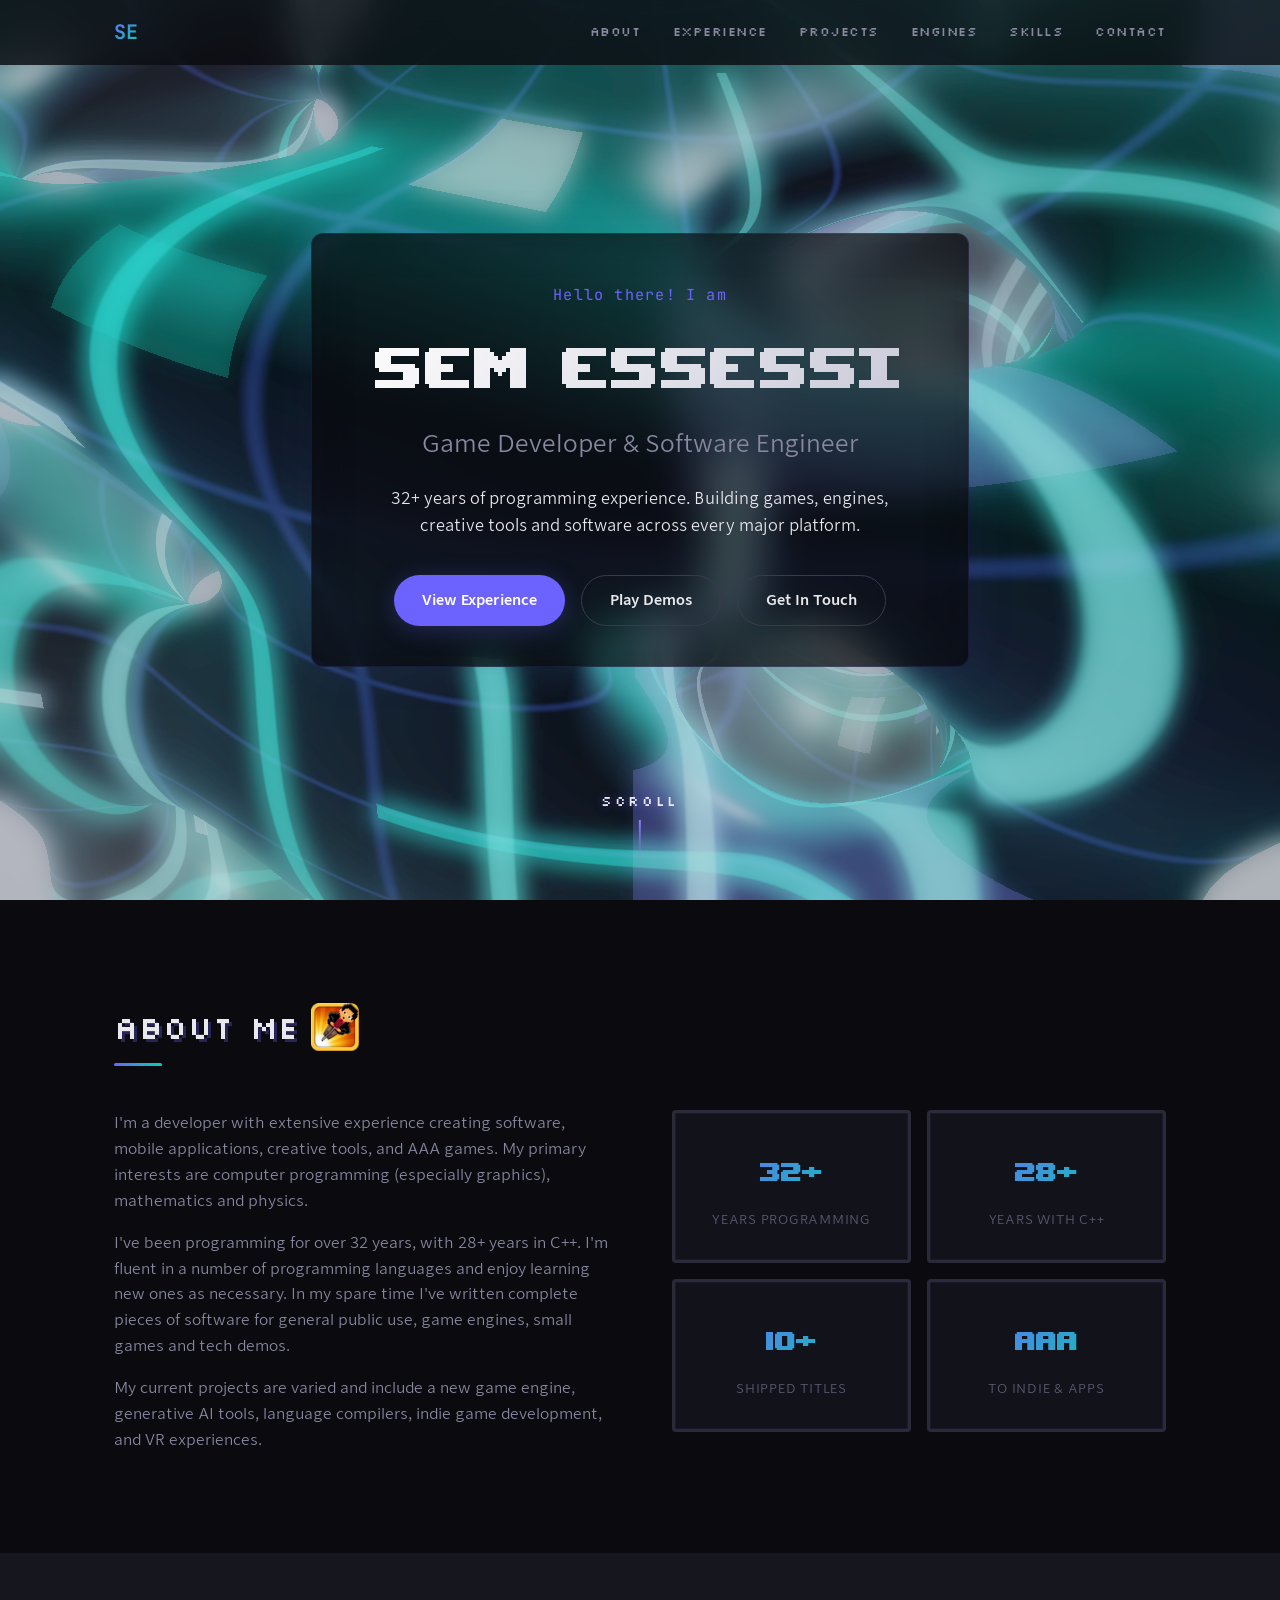
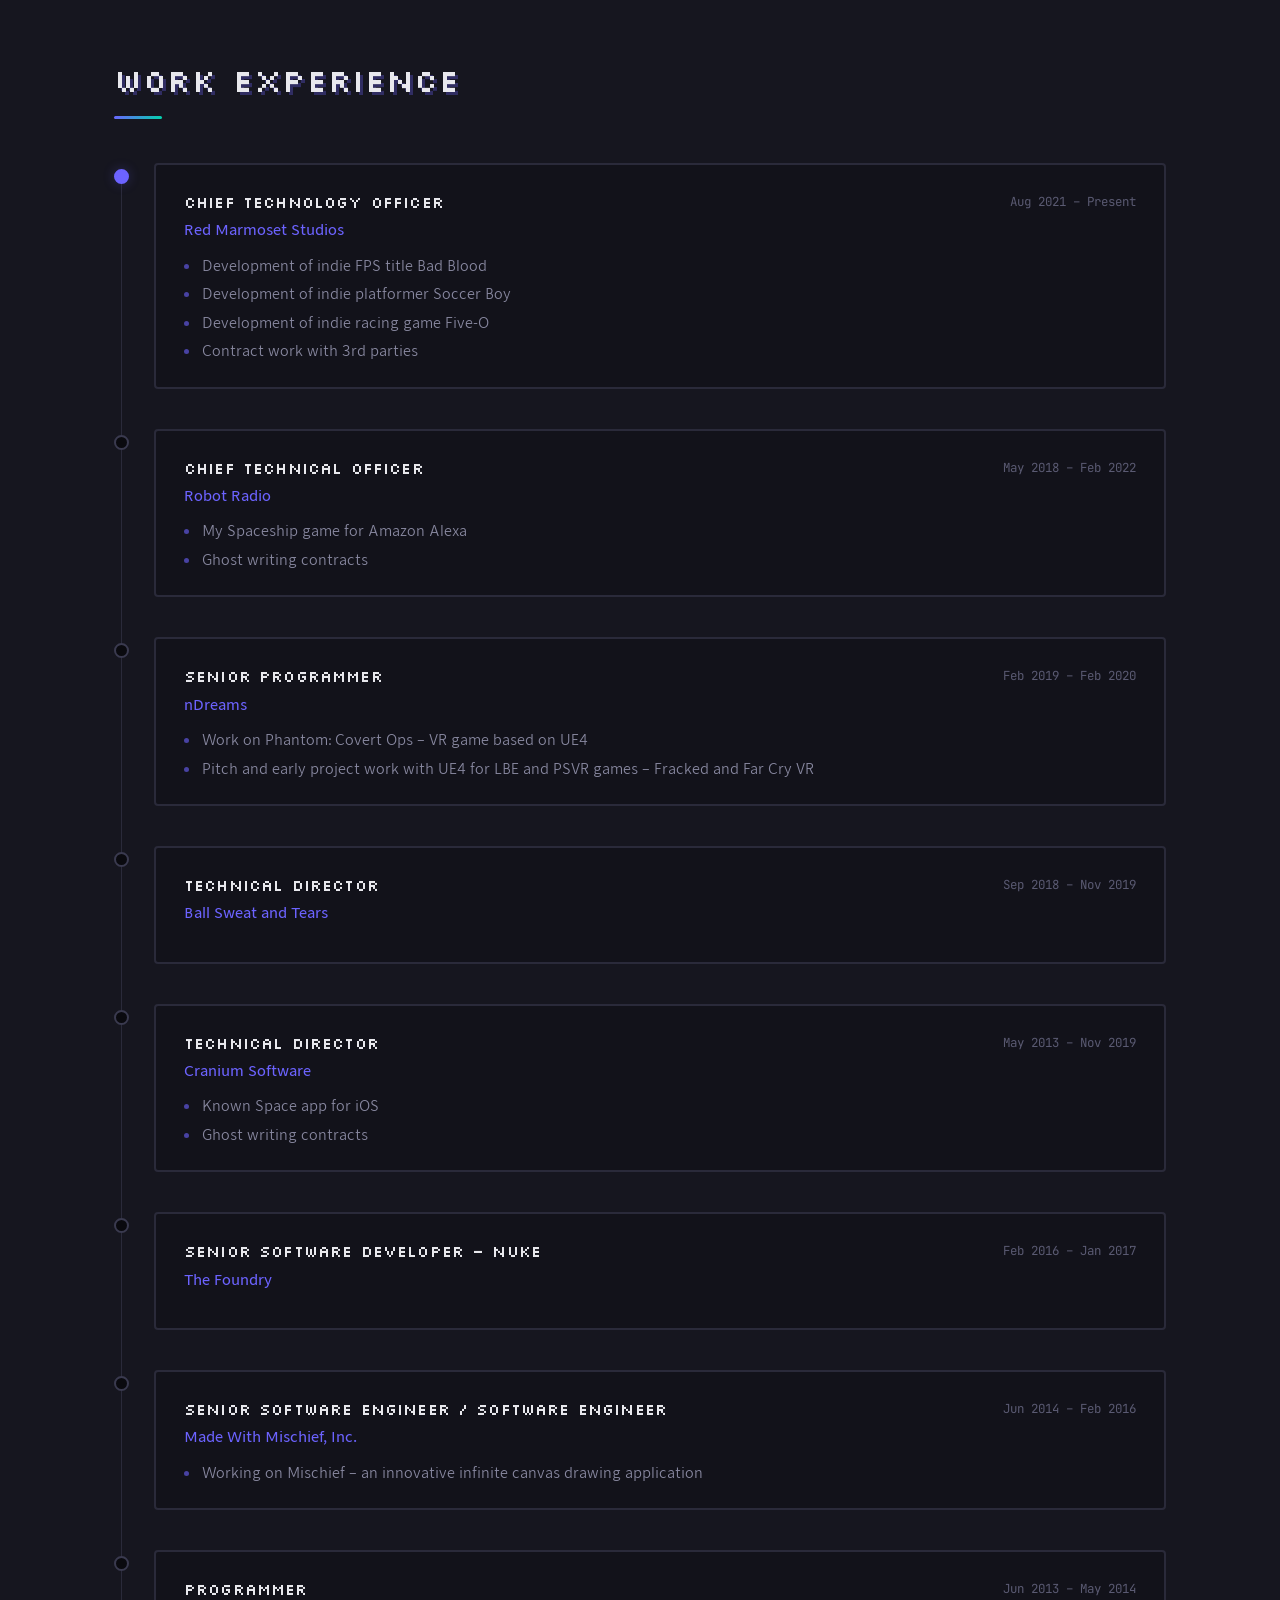
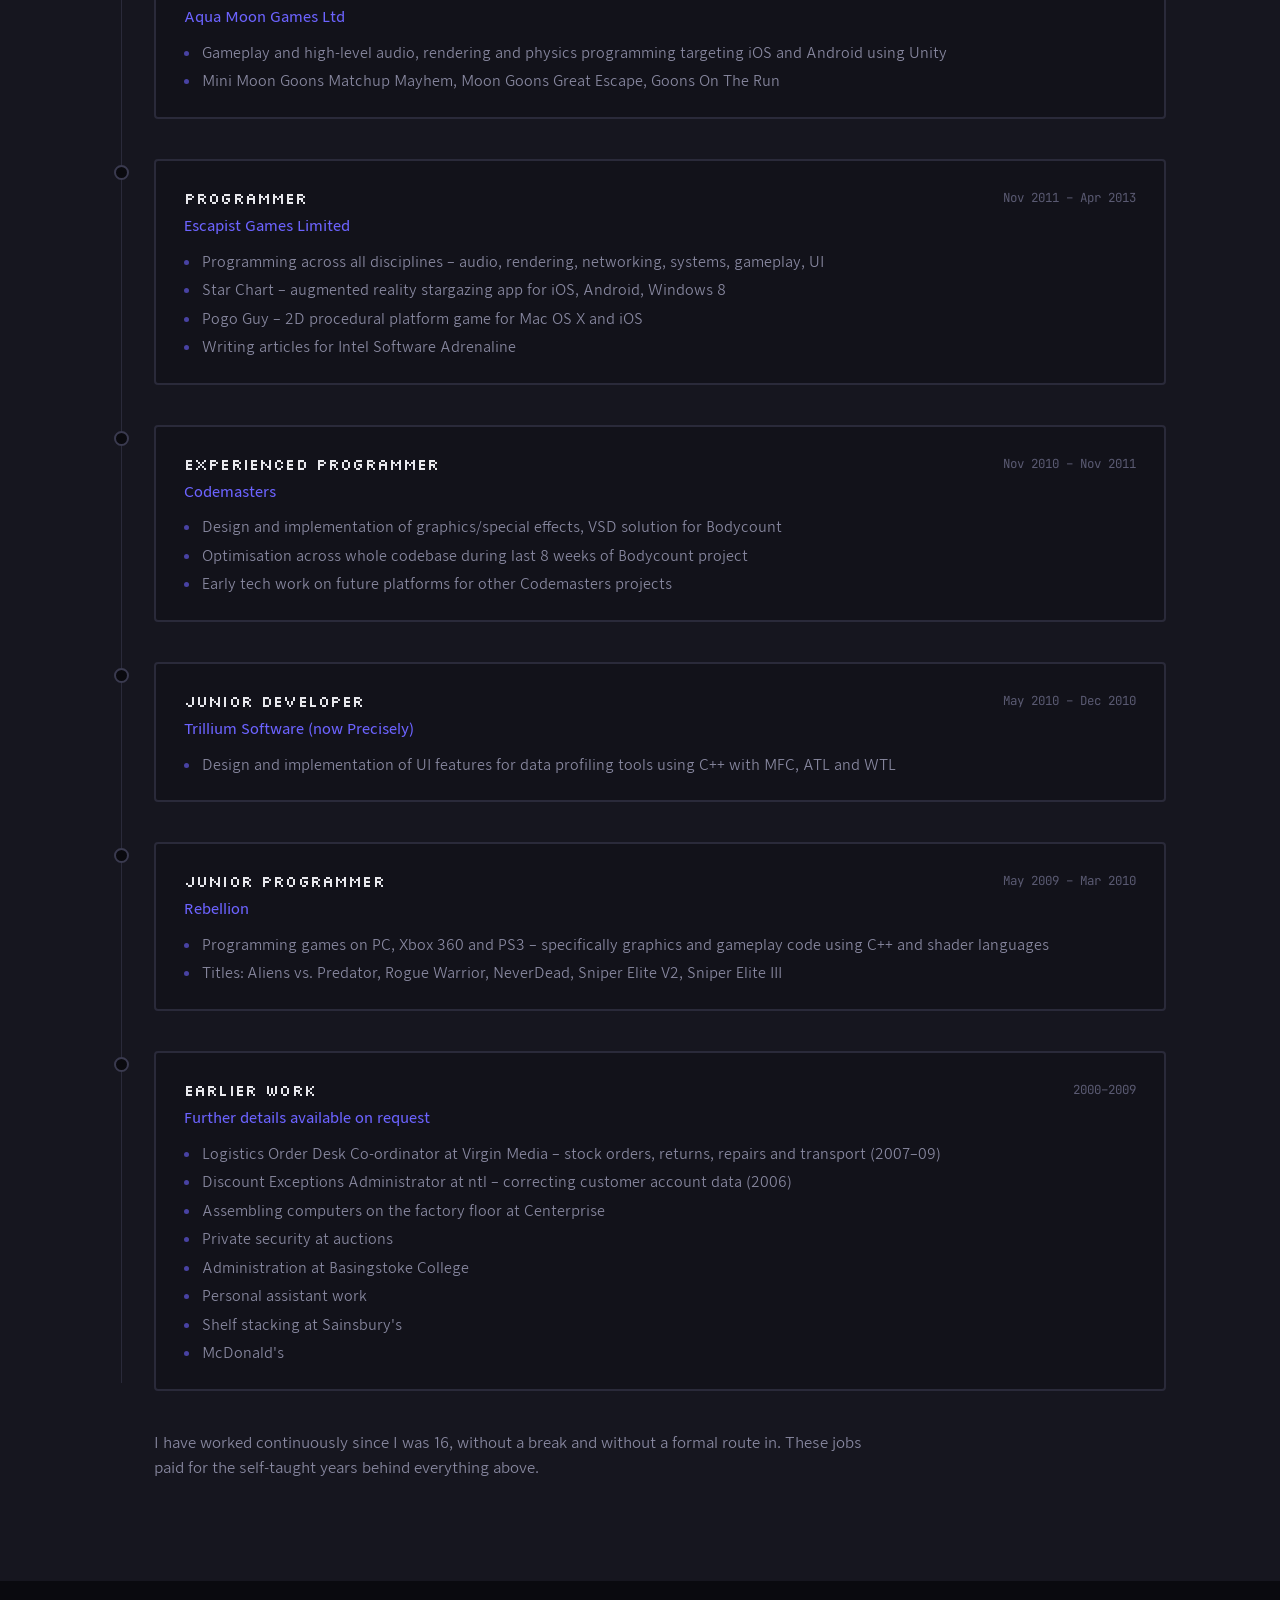
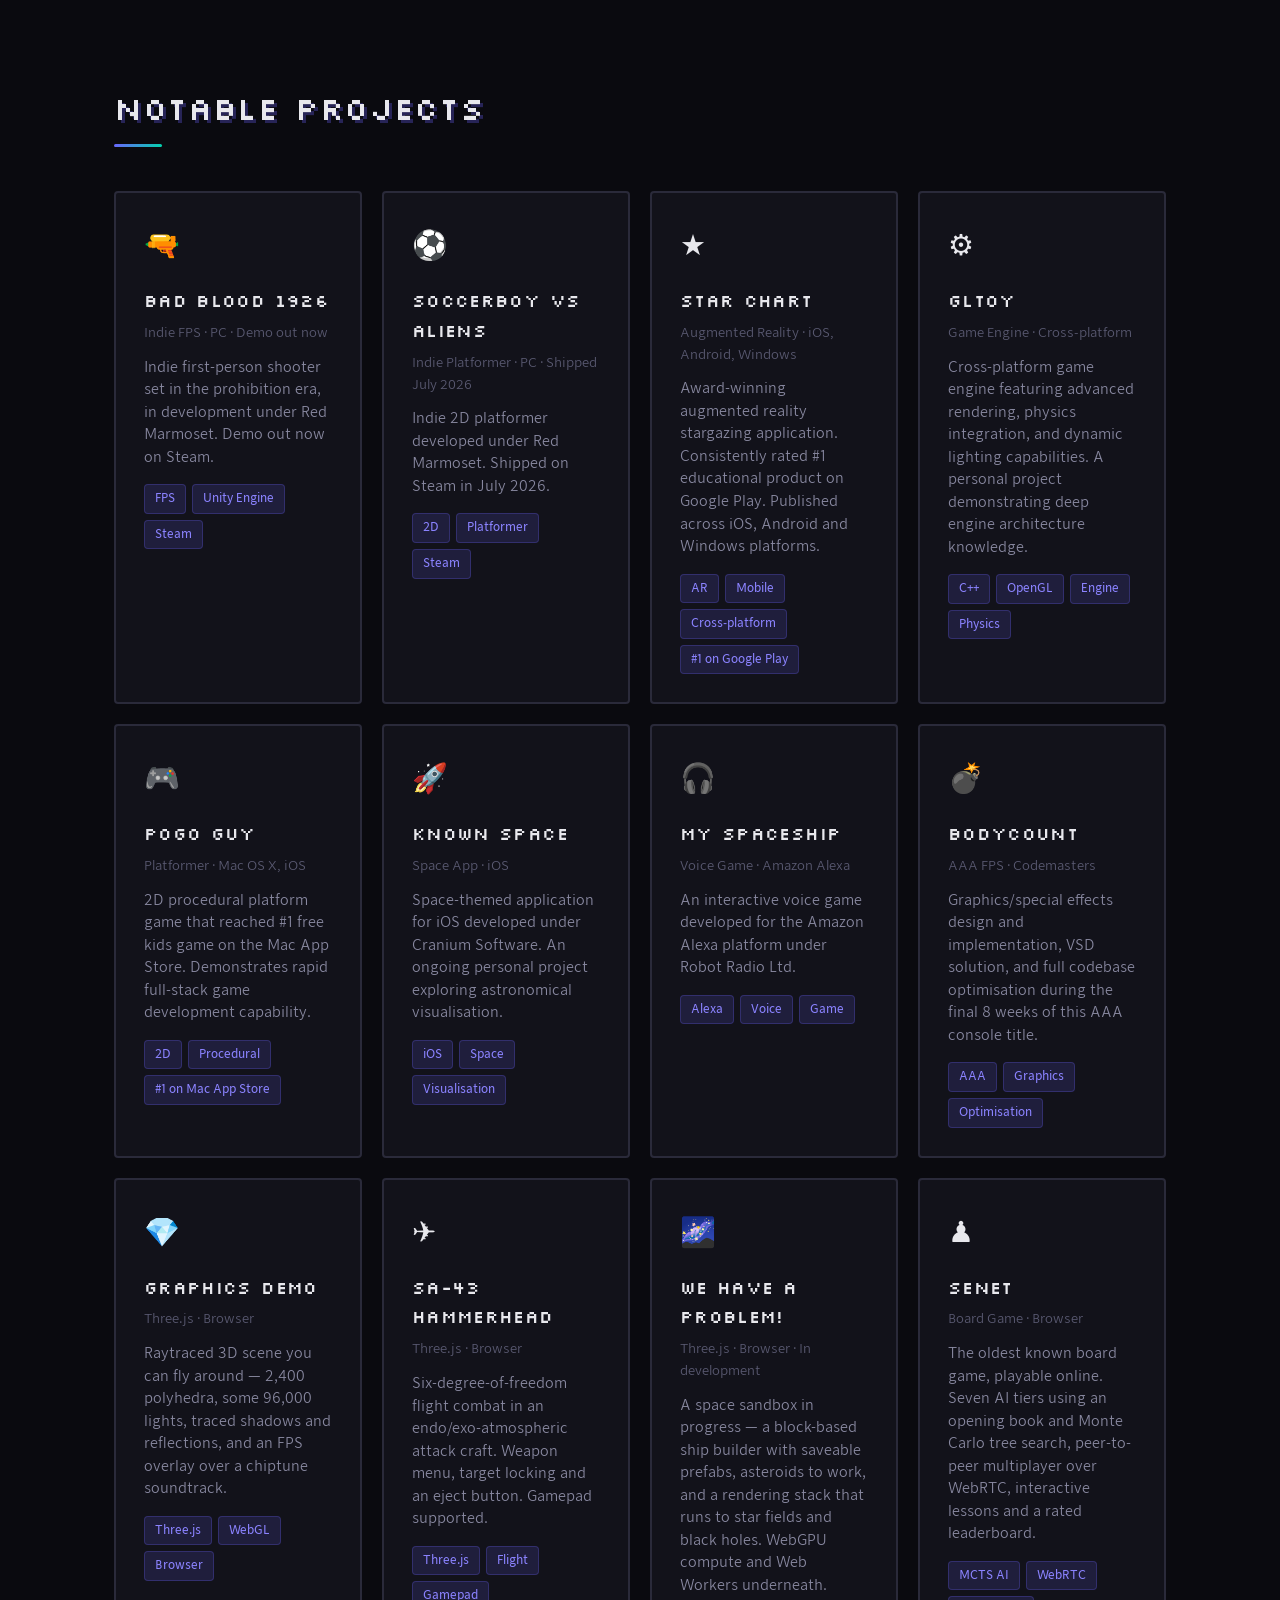
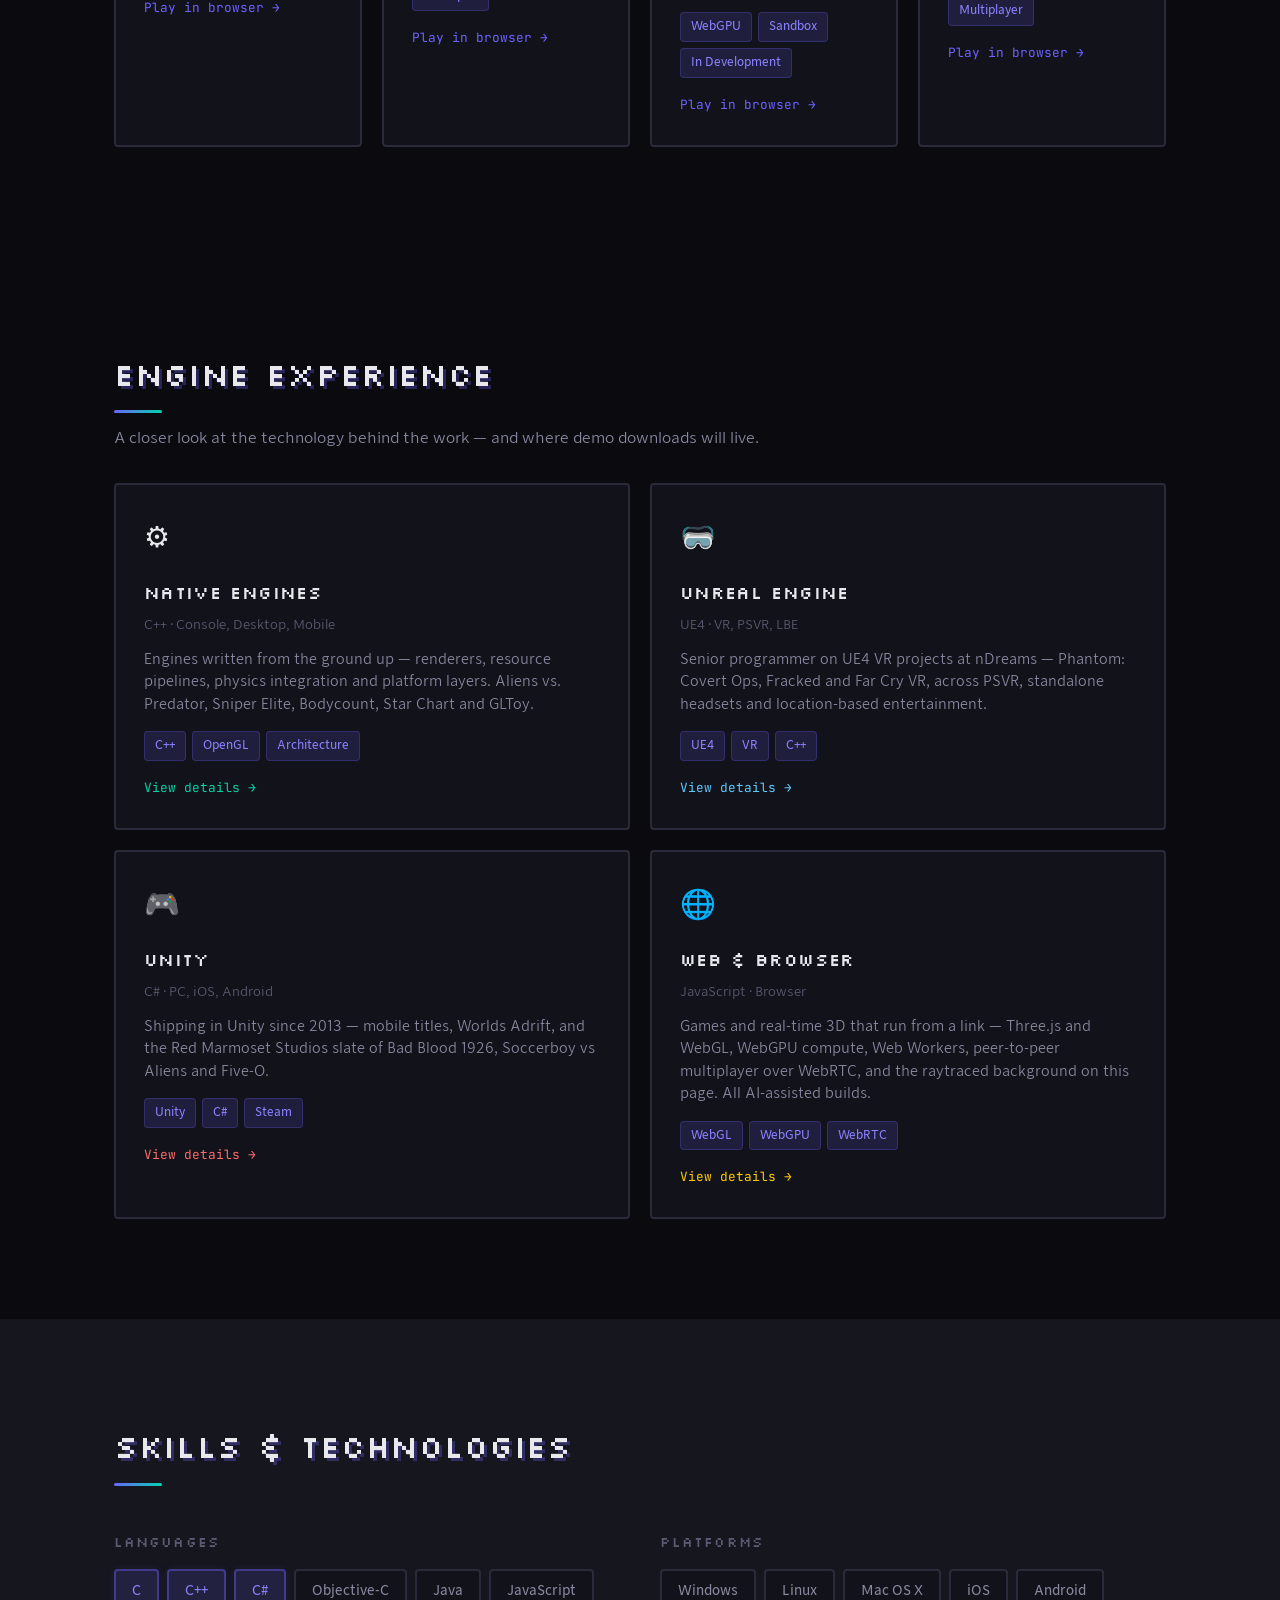
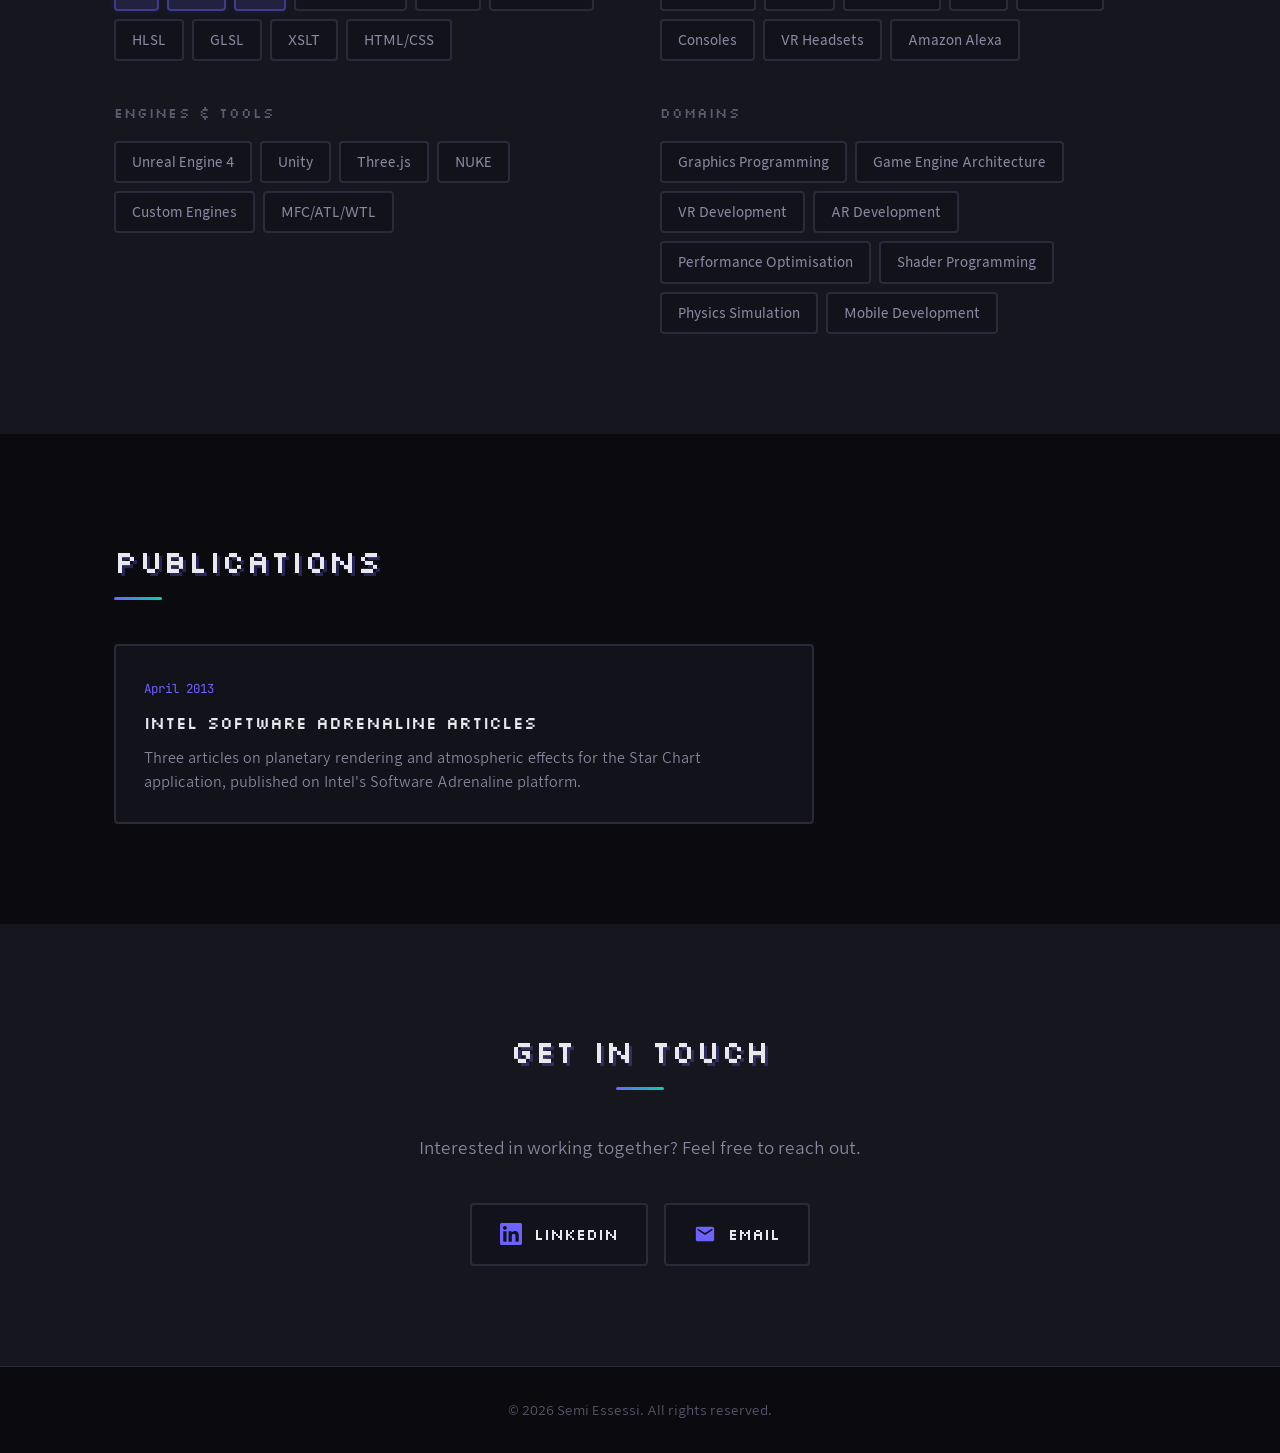
<file: index.html>
<!DOCTYPE html>
<html lang="en">
<head>
  <meta charset="UTF-8">
  <meta name="viewport" content="width=device-width, initial-scale=1.0">
  <title>Sem Essessi - Game Developer &amp; Software Engineer</title>
  <link rel="preconnect" href="https://fonts.googleapis.com">
  <link rel="preconnect" href="https://fonts.gstatic.com" crossorigin>
  <link href="https://fonts.googleapis.com/css2?family=JetBrains+Mono:wght@400;500&family=Silkscreen&display=swap" rel="stylesheet">
  <link rel="stylesheet" href="style.css">
  <style>@font-face{font-family:'Upheaval';src:url('assets/upheavtt.ttf') format('truetype');font-display:swap;}</style>
</head>
<body>

  <nav class="nav" id="nav">
    <div class="nav-inner">
      <a href="#hero" class="nav-logo">SE</a>
      <div class="nav-links">
        <a href="#about">About</a>
        <a href="#experience">Experience</a>
        <a href="#projects">Projects</a>
        <a href="#engines">Engines</a>
        <a href="#skills">Skills</a>
        <a href="#contact">Contact</a>
      </div>
      <button class="nav-toggle" id="nav-toggle" aria-label="Toggle menu">
        <span></span><span></span><span></span>
      </button>
    </div>
  </nav>

  <section class="hero" id="hero">
    <div class="hero-bg">
      <canvas id="hero-canvas"></canvas>
    </div>
    <div class="hero-content">
      <p class="hero-greeting">Hello there! I am</p>
      <h1 class="hero-name">Sem Essessi</h1>
      <p class="hero-title">Game Developer &amp; Software Engineer</p>
      <p class="hero-subtitle">32+ years of programming experience. Building games, engines, creative tools and software across every major platform.</p>
      <div class="hero-actions">
        <a href="#experience" class="btn btn-primary">View Experience</a>
        <a href="#demos" class="btn btn-outline">Play Demos</a>
        <a href="#contact" class="btn btn-outline">Get In Touch</a>
      </div>
    </div>
    <div class="hero-scroll">
      <span>Scroll</span>
      <div class="hero-scroll-line"></div>
    </div>
  </section>

  <section class="section about" id="about">
    <div class="container">
      <h2 class="section-title">About Me <img src="pogo-guy.png" alt="" class="section-sprite" aria-hidden="true"></h2>
      <div class="about-grid">
        <div class="about-text">
          <p>I'm a developer with extensive experience creating software, mobile applications, creative tools, and AAA games. My primary interests are computer programming (especially graphics), mathematics and physics.</p>
          <p>I've been programming for over 32 years, with 28+ years in C++. I'm fluent in a number of programming languages and enjoy learning new ones as necessary. In my spare time I've written complete pieces of software for general public use, game engines, small games and tech demos.</p>
          <p>My current projects are varied and include a new game engine, generative AI tools, language compilers, indie game development, and VR experiences.</p>
        </div>
        <div class="about-stats">
          <div class="stat-card">
            <span class="stat-number">32+</span>
            <span class="stat-label">Years Programming</span>
          </div>
          <div class="stat-card">
            <span class="stat-number">28+</span>
            <span class="stat-label">Years with C++</span>
          </div>
          <div class="stat-card">
            <span class="stat-number">10+</span>
            <span class="stat-label">Shipped Titles</span>
          </div>
          <div class="stat-card">
            <span class="stat-number">AAA</span>
            <span class="stat-label">To Indie &amp; Apps</span>
          </div>
        </div>
      </div>
    </div>
  </section>

  <section class="section experience" id="experience">
    <div class="container">
      <h2 class="section-title">Work Experience</h2>
      <div class="timeline">

        <div class="timeline-item">
          <div class="timeline-marker current"></div>
          <div class="timeline-content">
            <div class="timeline-header">
              <div>
                <h3>Chief Technology Officer</h3>
                <p class="timeline-company">Red Marmoset Studios</p>
              </div>
              <span class="timeline-date">Aug 2021 &ndash; Present</span>
            </div>
            <ul class="timeline-details">
              <li>Development of indie FPS title Bad Blood</li>
              <li>Development of indie platformer Soccer Boy</li>
              <li>Development of indie racing game Five-O</li>
              <li>Contract work with 3rd parties</li>
            </ul>
          </div>
        </div>

        <div class="timeline-item">
          <div class="timeline-marker"></div>
          <div class="timeline-content">
            <div class="timeline-header">
              <div>
                <h3>Chief Technical Officer</h3>
                <p class="timeline-company">Robot Radio</p>
              </div>
              <span class="timeline-date">May 2018 &ndash; Feb 2022</span>
            </div>
            <ul class="timeline-details">
              <li>My Spaceship game for Amazon Alexa</li>
              <li>Ghost writing contracts</li>
            </ul>
          </div>
        </div>

        <div class="timeline-item">
          <div class="timeline-marker"></div>
          <div class="timeline-content">
            <div class="timeline-header">
              <div>
                <h3>Senior Programmer</h3>
                <p class="timeline-company">nDreams</p>
              </div>
              <span class="timeline-date">Feb 2019 &ndash; Feb 2020</span>
            </div>
            <ul class="timeline-details">
              <li>Work on Phantom: Covert Ops &ndash; VR game based on UE4</li>
              <li>Pitch and early project work with UE4 for LBE and PSVR games &ndash; Fracked and Far Cry VR</li>
            </ul>
          </div>
        </div>

        <div class="timeline-item">
          <div class="timeline-marker"></div>
          <div class="timeline-content">
            <div class="timeline-header">
              <div>
                <h3>Technical Director</h3>
                <p class="timeline-company">Ball Sweat and Tears</p>
              </div>
              <span class="timeline-date">Sep 2018 &ndash; Nov 2019</span>
            </div>
          </div>
        </div>

        <div class="timeline-item">
          <div class="timeline-marker"></div>
          <div class="timeline-content">
            <div class="timeline-header">
              <div>
                <h3>Technical Director</h3>
                <p class="timeline-company">Cranium Software</p>
              </div>
              <span class="timeline-date">May 2013 &ndash; Nov 2019</span>
            </div>
            <ul class="timeline-details">
              <li>Known Space app for iOS</li>
              <li>Ghost writing contracts</li>
            </ul>
          </div>
        </div>

        <div class="timeline-item">
          <div class="timeline-marker"></div>
          <div class="timeline-content">
            <div class="timeline-header">
              <div>
                <h3>Senior Software Developer &ndash; NUKE</h3>
                <p class="timeline-company">The Foundry</p>
              </div>
              <span class="timeline-date">Feb 2016 &ndash; Jan 2017</span>
            </div>
          </div>
        </div>

        <div class="timeline-item">
          <div class="timeline-marker"></div>
          <div class="timeline-content">
            <div class="timeline-header">
              <div>
                <h3>Senior Software Engineer / Software Engineer</h3>
                <p class="timeline-company">Made With Mischief, Inc.</p>
              </div>
              <span class="timeline-date">Jun 2014 &ndash; Feb 2016</span>
            </div>
            <ul class="timeline-details">
              <li>Working on Mischief &ndash; an innovative infinite canvas drawing application</li>
            </ul>
          </div>
        </div>

        <div class="timeline-item">
          <div class="timeline-marker"></div>
          <div class="timeline-content">
            <div class="timeline-header">
              <div>
                <h3>Programmer</h3>
                <p class="timeline-company">Aqua Moon Games Ltd</p>
              </div>
              <span class="timeline-date">Jun 2013 &ndash; May 2014</span>
            </div>
            <ul class="timeline-details">
              <li>Gameplay and high-level audio, rendering and physics programming targeting iOS and Android using Unity</li>
              <li>Mini Moon Goons Matchup Mayhem, Moon Goons Great Escape, Goons On The Run</li>
            </ul>
          </div>
        </div>

        <div class="timeline-item">
          <div class="timeline-marker"></div>
          <div class="timeline-content">
            <div class="timeline-header">
              <div>
                <h3>Programmer</h3>
                <p class="timeline-company">Escapist Games Limited</p>
              </div>
              <span class="timeline-date">Nov 2011 &ndash; Apr 2013</span>
            </div>
            <ul class="timeline-details">
              <li>Programming across all disciplines &ndash; audio, rendering, networking, systems, gameplay, UI</li>
              <li>Star Chart &ndash; augmented reality stargazing app for iOS, Android, Windows 8</li>
              <li>Pogo Guy &ndash; 2D procedural platform game for Mac OS X and iOS</li>
              <li>Writing articles for Intel Software Adrenaline</li>
            </ul>
          </div>
        </div>

        <div class="timeline-item">
          <div class="timeline-marker"></div>
          <div class="timeline-content">
            <div class="timeline-header">
              <div>
                <h3>Experienced Programmer</h3>
                <p class="timeline-company">Codemasters</p>
              </div>
              <span class="timeline-date">Nov 2010 &ndash; Nov 2011</span>
            </div>
            <ul class="timeline-details">
              <li>Design and implementation of graphics/special effects, VSD solution for Bodycount</li>
              <li>Optimisation across whole codebase during last 8 weeks of Bodycount project</li>
              <li>Early tech work on future platforms for other Codemasters projects</li>
            </ul>
          </div>
        </div>

        <div class="timeline-item">
          <div class="timeline-marker"></div>
          <div class="timeline-content">
            <div class="timeline-header">
              <div>
                <h3>Junior Developer</h3>
                <p class="timeline-company">Trillium Software (now Precisely)</p>
              </div>
              <span class="timeline-date">May 2010 &ndash; Dec 2010</span>
            </div>
            <ul class="timeline-details">
              <li>Design and implementation of UI features for data profiling tools using C++ with MFC, ATL and WTL</li>
            </ul>
          </div>
        </div>

        <div class="timeline-item">
          <div class="timeline-marker"></div>
          <div class="timeline-content">
            <div class="timeline-header">
              <div>
                <h3>Junior Programmer</h3>
                <p class="timeline-company">Rebellion</p>
              </div>
              <span class="timeline-date">May 2009 &ndash; Mar 2010</span>
            </div>
            <ul class="timeline-details">
              <li>Programming games on PC, Xbox 360 and PS3 &ndash; specifically graphics and gameplay code using C++ and shader languages</li>
              <li>Titles: Aliens vs. Predator, Rogue Warrior, NeverDead, Sniper Elite V2, Sniper Elite III</li>
            </ul>
          </div>
        </div>

        <div class="timeline-item">
          <div class="timeline-marker"></div>
          <div class="timeline-content">
            <div class="timeline-header">
              <div>
                <h3>Earlier Work</h3>
                <p class="timeline-company">Further details available on request</p>
              </div>
              <span class="timeline-date">2000&ndash;2009</span>
            </div>
            <ul class="timeline-details">
              <li>Logistics Order Desk Co-ordinator at Virgin Media &ndash; stock orders, returns, repairs and transport (2007&ndash;09)</li>
              <li>Discount Exceptions Administrator at ntl &ndash; correcting customer account data (2006)</li>
              <li>Assembling computers on the factory floor at Centerprise</li>
              <li>Private security at auctions</li>
              <li>Administration at Basingstoke College</li>
              <li>Personal assistant work</li>
              <li>Shelf stacking at Sainsbury's</li>
              <li>McDonald's</li>
            </ul>
          </div>
        </div>

      </div>
      <p class="timeline-note">I have worked continuously since I was 16, without a break and without a formal route in. These jobs paid for the self-taught years behind everything above.</p>
    </div>
  </section>

  <section class="section projects" id="projects">
    <div class="container">
      <h2 class="section-title">Notable Projects</h2>
      <div class="projects-grid">

        <a class="project-card" href="https://store.steampowered.com/app/1920190/BAD_BLOOD_1926/" target="_blank" rel="noopener">
          <div class="project-icon">&#128299;</div>
          <h3>Bad Blood 1926</h3>
          <p class="project-meta">Indie FPS &middot; PC &middot; Demo out now</p>
          <p>Indie first-person shooter set in the prohibition era, in development under Red Marmoset. Demo out now on Steam.</p>
          <div class="project-tags">
            <span>FPS</span><span>Unity Engine</span><span>Steam</span>
          </div>
        </a>

        <a class="project-card" href="https://store.steampowered.com/app/4381770/Soccerboy_vs_Aliens_Demo/" target="_blank" rel="noopener">
          <div class="project-icon">&#9917;</div>
          <h3>Soccerboy vs Aliens</h3>
          <p class="project-meta">Indie Platformer &middot; PC &middot; Shipped July 2026</p>
          <p>Indie 2D platformer developed under Red Marmoset. Shipped on Steam in July 2026.</p>
          <div class="project-tags">
            <span>2D</span><span>Platformer</span><span>Steam</span>
          </div>
        </a>

        <div class="project-card">
          <div class="project-icon">&#9733;</div>
          <h3>Star Chart</h3>
          <p class="project-meta">Augmented Reality &middot; iOS, Android, Windows</p>
          <p>Award-winning augmented reality stargazing application. Consistently rated #1 educational product on Google Play. Published across iOS, Android and Windows platforms.</p>
          <div class="project-tags">
            <span>AR</span><span>Mobile</span><span>Cross-platform</span><span>#1 on Google Play</span>
          </div>
        </div>

        <div class="project-card">
          <div class="project-icon">&#9881;</div>
          <h3>GLToy</h3>
          <p class="project-meta">Game Engine &middot; Cross-platform</p>
          <p>Cross-platform game engine featuring advanced rendering, physics integration, and dynamic lighting capabilities. A personal project demonstrating deep engine architecture knowledge.</p>
          <div class="project-tags">
            <span>C++</span><span>OpenGL</span><span>Engine</span><span>Physics</span>
          </div>
        </div>

        <div class="project-card">
          <div class="project-icon">&#127918;</div>
          <h3>Pogo Guy</h3>
          <p class="project-meta">Platformer &middot; Mac OS X, iOS</p>
          <p>2D procedural platform game that reached #1 free kids game on the Mac App Store. Demonstrates rapid full-stack game development capability.</p>
          <div class="project-tags">
            <span>2D</span><span>Procedural</span><span>#1 on Mac App Store</span>
          </div>
        </div>

        <div class="project-card">
          <div class="project-icon">&#128640;</div>
          <h3>Known Space</h3>
          <p class="project-meta">Space App &middot; iOS</p>
          <p>Space-themed application for iOS developed under Cranium Software. An ongoing personal project exploring astronomical visualisation.</p>
          <div class="project-tags">
            <span>iOS</span><span>Space</span><span>Visualisation</span>
          </div>
        </div>

        <div class="project-card">
          <div class="project-icon">&#127911;</div>
          <h3>My Spaceship</h3>
          <p class="project-meta">Voice Game &middot; Amazon Alexa</p>
          <p>An interactive voice game developed for the Amazon Alexa platform under Robot Radio Ltd.</p>
          <div class="project-tags">
            <span>Alexa</span><span>Voice</span><span>Game</span>
          </div>
        </div>

        <div class="project-card">
          <div class="project-icon">&#128163;</div>
          <h3>Bodycount</h3>
          <p class="project-meta">AAA FPS &middot; Codemasters</p>
          <p>Graphics/special effects design and implementation, VSD solution, and full codebase optimisation during the final 8 weeks of this AAA console title.</p>
          <div class="project-tags">
            <span>AAA</span><span>Graphics</span><span>Optimisation</span>
          </div>
        </div>

        <a class="project-card" id="demos" href="https://d1.redmarmosetstudios.com" target="_blank" rel="noopener">
          <div class="project-icon">&#128142;</div>
          <h3>Graphics Demo</h3>
          <p class="project-meta">Three.js &middot; Browser</p>
          <p>Raytraced 3D scene you can fly around &mdash; 2,400 polyhedra, some 96,000 lights, traced shadows and reflections, and an FPS overlay over a chiptune soundtrack.</p>
          <div class="project-tags">
            <span>Three.js</span><span>WebGL</span><span>Browser</span>
          </div>
          <span class="project-cta">Play in browser &rarr;</span>
        </a>

        <a class="project-card" href="https://d2.redmarmosetstudios.com" target="_blank" rel="noopener">
          <div class="project-icon">&#9992;</div>
          <h3>SA-43 Hammerhead</h3>
          <p class="project-meta">Three.js &middot; Browser</p>
          <p>Six-degree-of-freedom flight combat in an endo/exo-atmospheric attack craft. Weapon menu, target locking and an eject button. Gamepad supported.</p>
          <div class="project-tags">
            <span>Three.js</span><span>Flight</span><span>Gamepad</span>
          </div>
          <span class="project-cta">Play in browser &rarr;</span>
        </a>

        <a class="project-card" href="https://whap.redmarmosetstudios.com" target="_blank" rel="noopener">
          <div class="project-icon">&#127756;</div>
          <h3>We Have A Problem!</h3>
          <p class="project-meta">Three.js &middot; Browser &middot; In development</p>
          <p>A space sandbox in progress &mdash; a block-based ship builder with saveable prefabs, asteroids to work, and a rendering stack that runs to star fields and black holes. WebGPU compute and Web Workers underneath.</p>
          <div class="project-tags">
            <span>WebGPU</span><span>Sandbox</span><span>In Development</span>
          </div>
          <span class="project-cta">Play in browser &rarr;</span>
        </a>

        <a class="project-card" href="https://senet.redmarmosetstudios.com" target="_blank" rel="noopener">
          <div class="project-icon">&#9823;</div>
          <h3>Senet</h3>
          <p class="project-meta">Board Game &middot; Browser</p>
          <p>The oldest known board game, playable online. Seven AI tiers using an opening book and Monte Carlo tree search, peer-to-peer multiplayer over WebRTC, interactive lessons and a rated leaderboard.</p>
          <div class="project-tags">
            <span>MCTS AI</span><span>WebRTC</span><span>Multiplayer</span>
          </div>
          <span class="project-cta">Play in browser &rarr;</span>
        </a>

      </div>
    </div>
  </section>

  <section class="section engines" id="engines">
    <div class="container">
      <h2 class="section-title">Engine Experience</h2>
      <p class="section-lede">A closer look at the technology behind the work &mdash; and where demo downloads will live.</p>
      <div class="card-grid grid-2">

        <a class="project-card page-native" href="native-engine/">
          <div class="project-icon">&#9881;</div>
          <h3>Native Engines</h3>
          <p class="project-meta">C++ &middot; Console, Desktop, Mobile</p>
          <p>Engines written from the ground up &mdash; renderers, resource pipelines, physics integration and platform layers. Aliens vs. Predator, Sniper Elite, Bodycount, Star Chart and GLToy.</p>
          <div class="project-tags">
            <span>C++</span><span>OpenGL</span><span>Architecture</span>
          </div>
          <span class="project-cta">View details &rarr;</span>
        </a>

        <a class="project-card page-unreal" href="unreal/">
          <div class="project-icon">&#129405;</div>
          <h3>Unreal Engine</h3>
          <p class="project-meta">UE4 &middot; VR, PSVR, LBE</p>
          <p>Senior programmer on UE4 VR projects at nDreams &mdash; Phantom: Covert Ops, Fracked and Far Cry VR, across PSVR, standalone headsets and location-based entertainment.</p>
          <div class="project-tags">
            <span>UE4</span><span>VR</span><span>C++</span>
          </div>
          <span class="project-cta">View details &rarr;</span>
        </a>

        <a class="project-card page-unity" href="unity/">
          <div class="project-icon">&#127918;</div>
          <h3>Unity</h3>
          <p class="project-meta">C# &middot; PC, iOS, Android</p>
          <p>Shipping in Unity since 2013 &mdash; mobile titles, Worlds Adrift, and the Red Marmoset Studios slate of Bad Blood 1926, Soccerboy vs Aliens and Five-O.</p>
          <div class="project-tags">
            <span>Unity</span><span>C#</span><span>Steam</span>
          </div>
          <span class="project-cta">View details &rarr;</span>
        </a>

        <a class="project-card page-web" href="web/">
          <div class="project-icon">&#127760;</div>
          <h3>Web &amp; Browser</h3>
          <p class="project-meta">JavaScript &middot; Browser</p>
          <p>Games and real-time 3D that run from a link &mdash; Three.js and WebGL, WebGPU compute, Web Workers, peer-to-peer multiplayer over WebRTC, and the raytraced background on this page. All AI-assisted builds.</p>
          <div class="project-tags">
            <span>WebGL</span><span>WebGPU</span><span>WebRTC</span>
          </div>
          <span class="project-cta">View details &rarr;</span>
        </a>

      </div>
    </div>
  </section>

  <section class="section skills" id="skills">
    <div class="container">
      <h2 class="section-title">Skills &amp; Technologies</h2>
      <div class="skills-grid">

        <div class="skill-group">
          <h3>Languages</h3>
          <div class="skill-tags">
            <span class="skill-tag primary">C</span>
            <span class="skill-tag primary">C++</span>
            <span class="skill-tag primary">C#</span>
            <span class="skill-tag">Objective-C</span>
            <span class="skill-tag">Java</span>
            <span class="skill-tag">JavaScript</span>
            <span class="skill-tag">HLSL</span>
            <span class="skill-tag">GLSL</span>
            <span class="skill-tag">XSLT</span>
            <span class="skill-tag">HTML/CSS</span>
          </div>
        </div>

        <div class="skill-group">
          <h3>Platforms</h3>
          <div class="skill-tags">
            <span class="skill-tag">Windows</span>
            <span class="skill-tag">Linux</span>
            <span class="skill-tag">Mac OS X</span>
            <span class="skill-tag">iOS</span>
            <span class="skill-tag">Android</span>
            <span class="skill-tag">Consoles</span>
            <span class="skill-tag">VR Headsets</span>
            <span class="skill-tag">Amazon Alexa</span>
          </div>
        </div>

        <div class="skill-group">
          <h3>Engines &amp; Tools</h3>
          <div class="skill-tags">
            <span class="skill-tag">Unreal Engine 4</span>
            <span class="skill-tag">Unity</span>
            <span class="skill-tag">Three.js</span>
            <span class="skill-tag">NUKE</span>
            <span class="skill-tag">Custom Engines</span>
            <span class="skill-tag">MFC/ATL/WTL</span>
          </div>
        </div>

        <div class="skill-group">
          <h3>Domains</h3>
          <div class="skill-tags">
            <span class="skill-tag">Graphics Programming</span>
            <span class="skill-tag">Game Engine Architecture</span>
            <span class="skill-tag">VR Development</span>
            <span class="skill-tag">AR Development</span>
            <span class="skill-tag">Performance Optimisation</span>
            <span class="skill-tag">Shader Programming</span>
            <span class="skill-tag">Physics Simulation</span>
            <span class="skill-tag">Mobile Development</span>
          </div>
        </div>

      </div>
    </div>
  </section>

  <section class="section publications" id="publications">
    <div class="container">
      <h2 class="section-title">Publications</h2>
      <div class="publications-list">
        <div class="publication-card">
          <span class="publication-date">April 2013</span>
          <h3>Intel Software Adrenaline Articles</h3>
          <p>Three articles on planetary rendering and atmospheric effects for the Star Chart application, published on Intel's Software Adrenaline platform.</p>
        </div>
      </div>
    </div>
  </section>

  <section class="section contact" id="contact">
    <div class="container">
      <h2 class="section-title">Get In Touch</h2>
      <p class="contact-text">Interested in working together? Feel free to reach out.</p>
      <div class="contact-links">
        <a href="https://www.linkedin.com/in/sem-essessi-b214211b/" target="_blank" rel="noopener" class="contact-card">
          <svg class="contact-icon" viewBox="0 0 24 24" fill="currentColor"><path d="M20.447 20.452h-3.554v-5.569c0-1.328-.027-3.037-1.852-3.037-1.853 0-2.136 1.445-2.136 2.939v5.667H9.351V9h3.414v1.561h.046c.477-.9 1.637-1.85 3.37-1.85 3.601 0 4.267 2.37 4.267 5.455v6.286zM5.337 7.433c-1.144 0-2.063-.926-2.063-2.065 0-1.138.92-2.063 2.063-2.063 1.14 0 2.064.925 2.064 2.063 0 1.139-.925 2.065-2.064 2.065zm1.782 13.019H3.555V9h3.564v11.452zM22.225 0H1.771C.792 0 0 .774 0 1.729v20.542C0 23.227.792 24 1.771 24h20.451C23.2 24 24 23.227 24 22.271V1.729C24 .774 23.2 0 22.222 0h.003z"/></svg>
          <span>LinkedIn</span>
        </a>
        <a href="mailto:sem@redmarmosetstudios.com" class="contact-card">
          <svg class="contact-icon" viewBox="0 0 24 24" fill="currentColor"><path d="M20 4H4c-1.1 0-2 .9-2 2v12c0 1.1.9 2 2 2h16c1.1 0 2-.9 2-2V6c0-1.1-.9-2-2-2zm0 4l-8 5-8-5V6l8 5 8-5v2z"/></svg>
          <span>Email</span>
        </a>
      </div>
    </div>
  </section>

  <footer class="footer">
    <div class="container">
      <p>&copy; 2026 Semi Essessi. All rights reserved.</p>
    </div>
  </footer>

  <script src="script.js"></script>
</body>
</html>
</file>
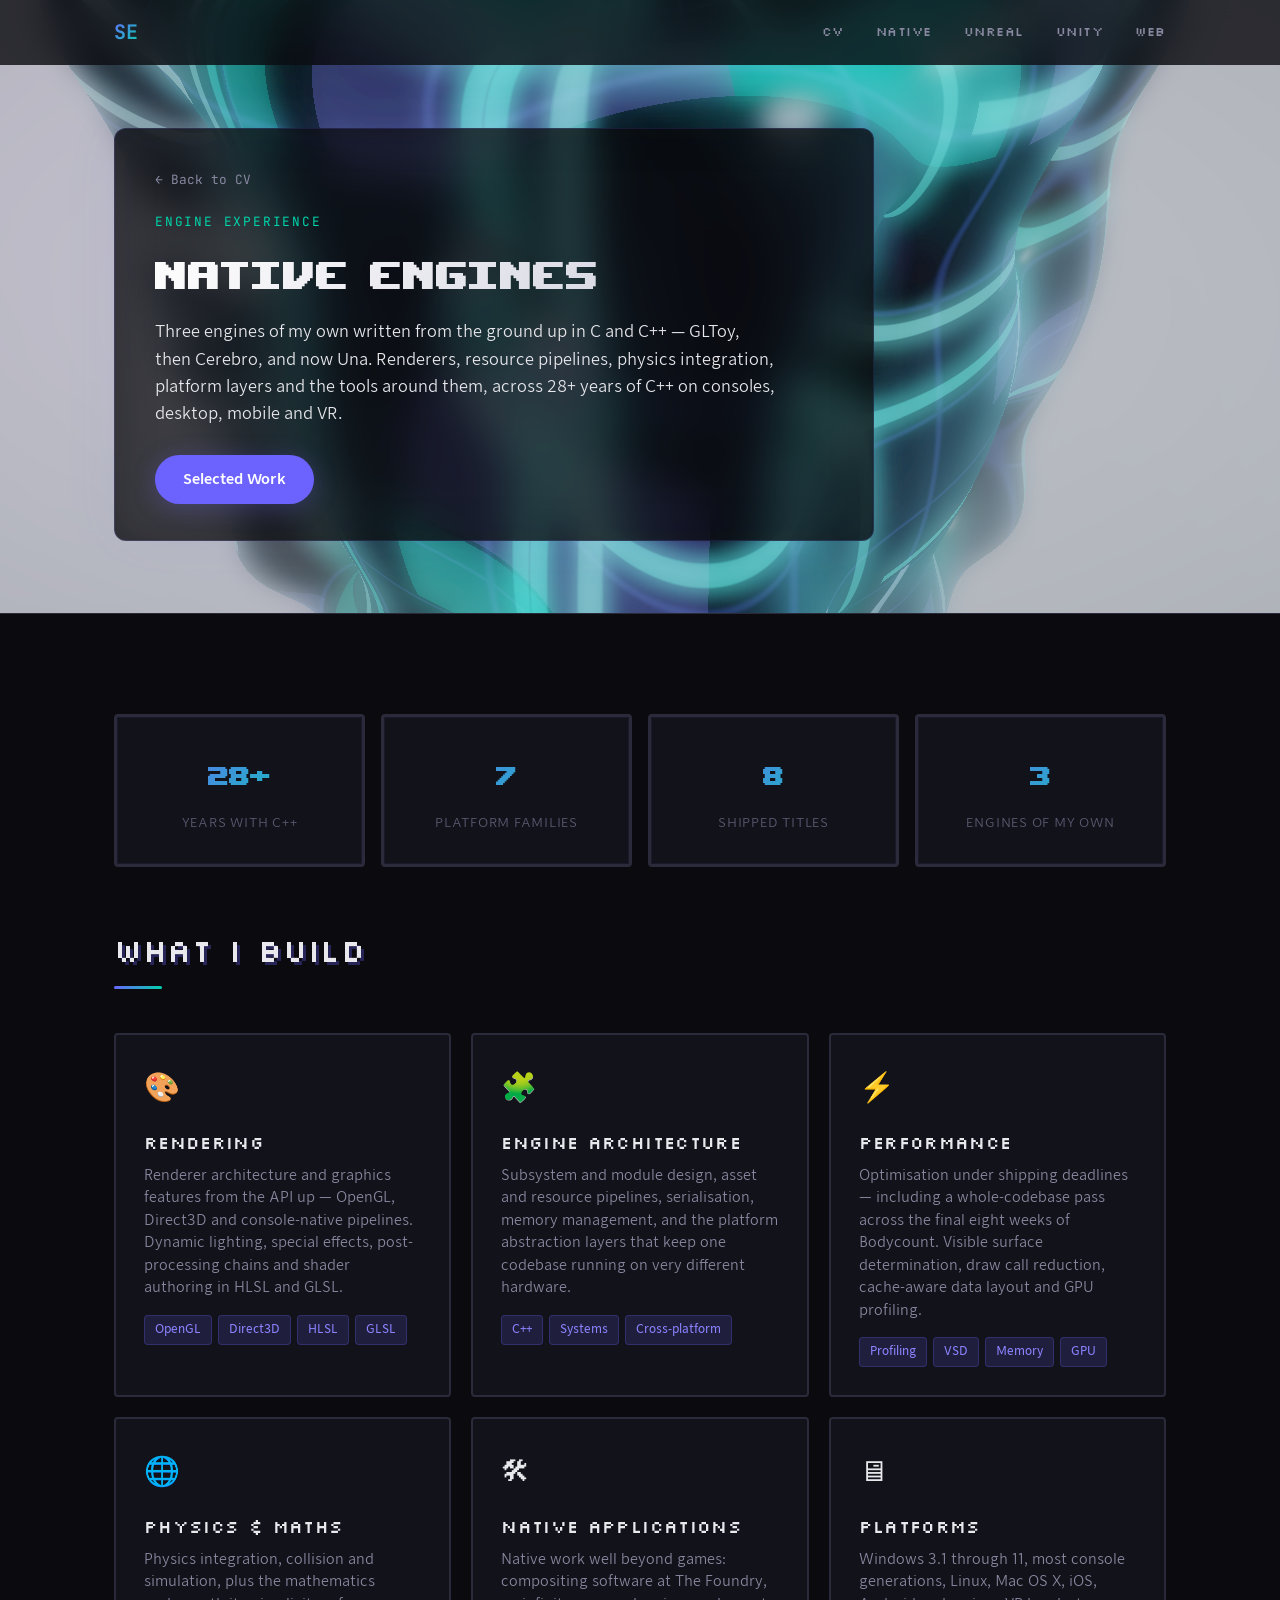
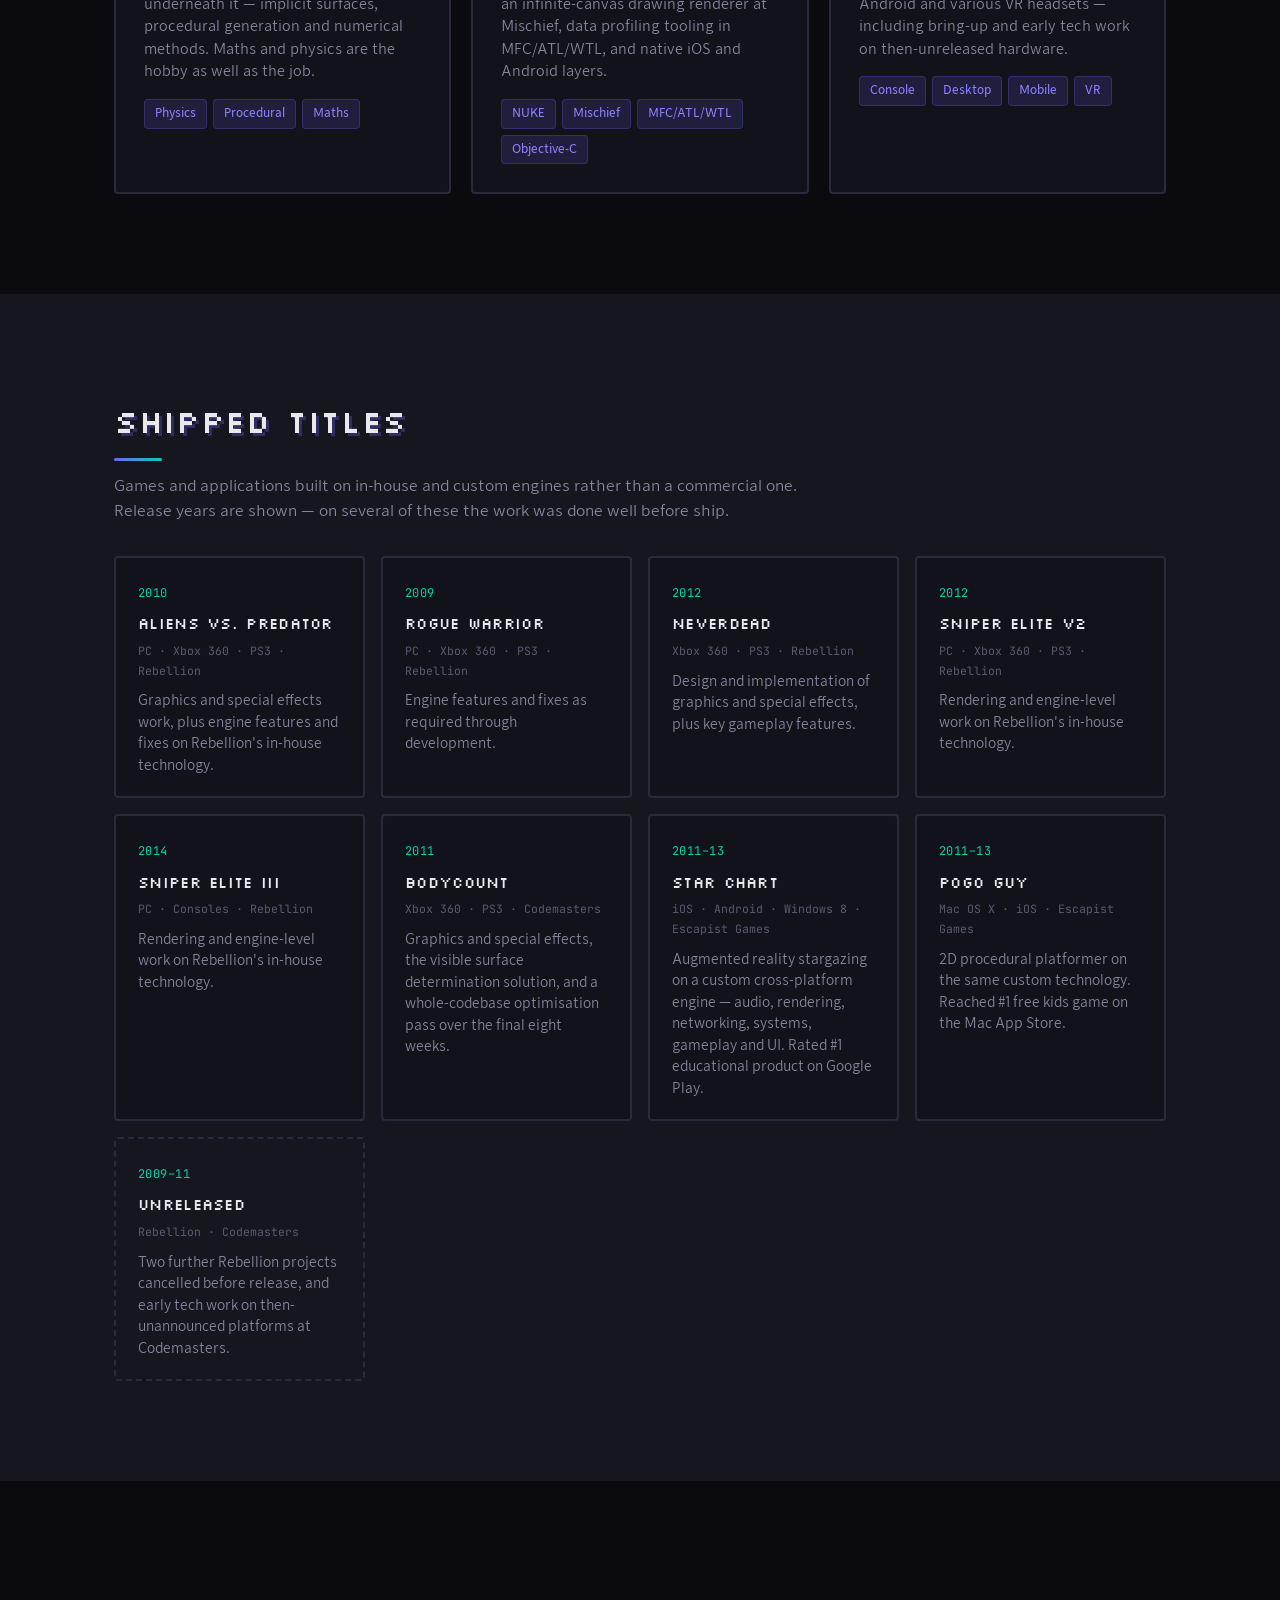
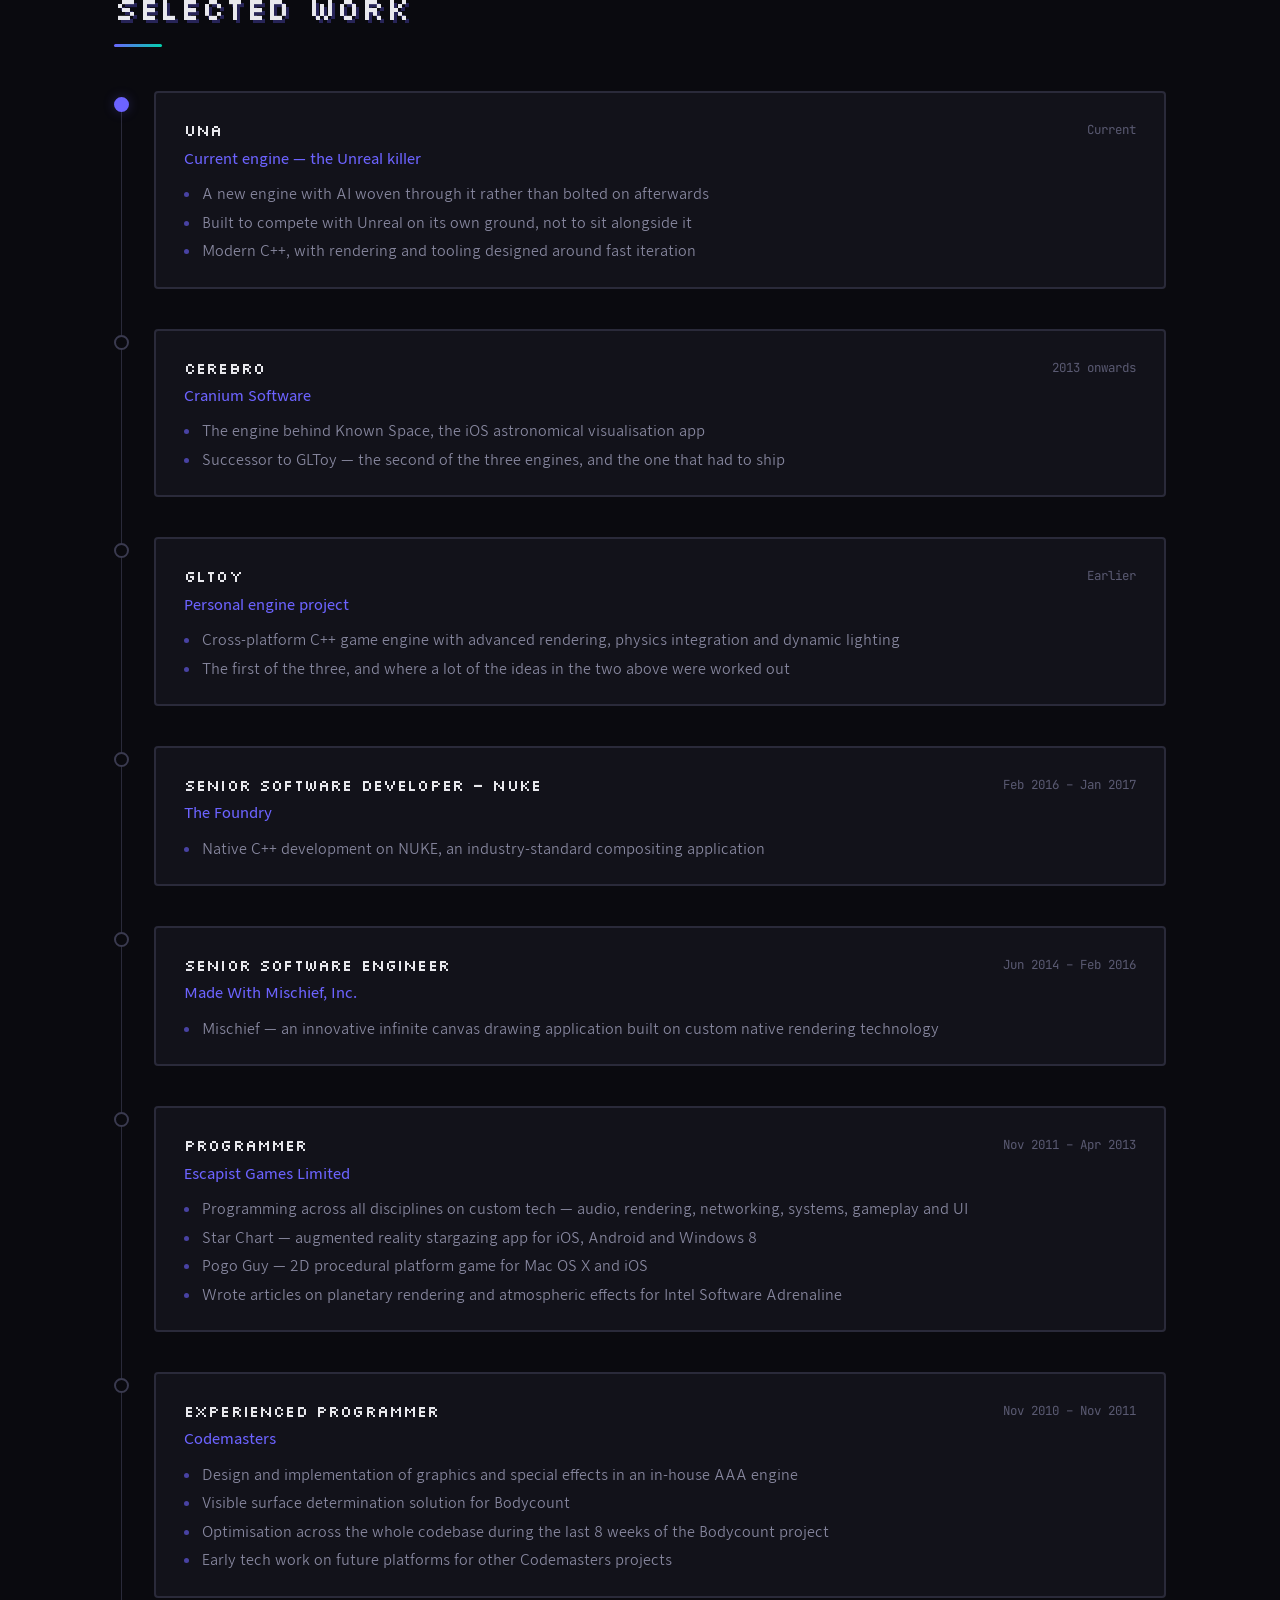
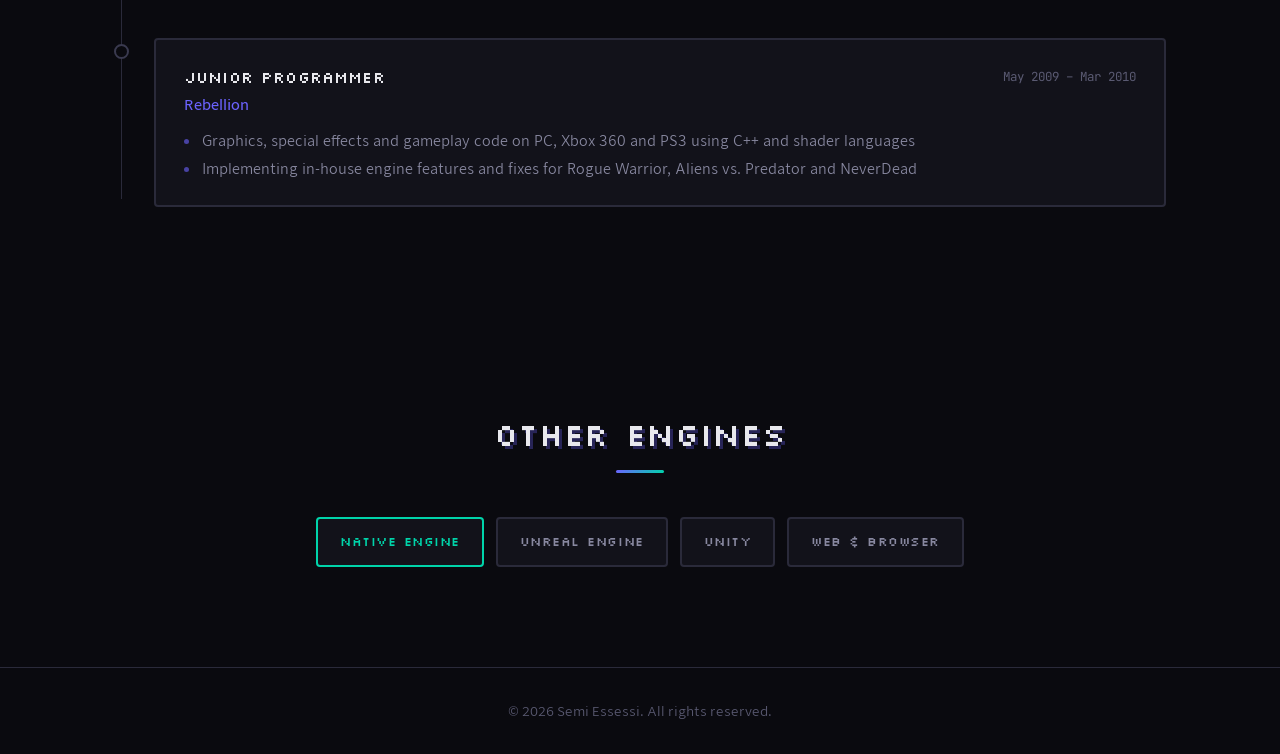
<file: native-engine/index.html>
<!DOCTYPE html>
<html lang="en">
<head>
  <meta charset="UTF-8">
  <meta name="viewport" content="width=device-width, initial-scale=1.0">
  <title>Native Engine Experience &mdash; Sem Essessi</title>
  <meta name="description" content="Custom C++ game engine and native graphics experience: renderers, engine architecture, physics, tooling and optimisation across console, desktop and mobile.">
  <link rel="preconnect" href="https://fonts.googleapis.com">
  <link rel="preconnect" href="https://fonts.gstatic.com" crossorigin>
  <link href="https://fonts.googleapis.com/css2?family=JetBrains+Mono:wght@400;500&family=Silkscreen&display=swap" rel="stylesheet">
  <link rel="stylesheet" href="../style.css">
  <style>@font-face{font-family:'Upheaval';src:url('../assets/upheavtt.ttf') format('truetype');font-display:swap;}</style>
</head>
<body class="page-native">

  <nav class="nav" id="nav">
    <div class="nav-inner">
      <a href="../index.html" class="nav-logo">SE</a>
      <div class="nav-links">
        <a href="../index.html">CV</a>
        <a href="../native-engine/">Native</a>
        <a href="../unreal/">Unreal</a>
        <a href="../unity/">Unity</a>
        <a href="../web/">Web</a>
      </div>
      <button class="nav-toggle" id="nav-toggle" aria-label="Toggle menu">
        <span></span><span></span><span></span>
      </button>
    </div>
  </nav>

  <header class="page-hero">
    <div class="page-hero-bg">
      <canvas id="hero-canvas"></canvas>
    </div>
    <div class="container">
      <div class="page-hero-card">
        <a href="../index.html" class="breadcrumb">&larr; Back to CV</a>
        <p class="page-eyebrow">Engine Experience</p>
        <h1 class="page-title">Native Engines</h1>
        <p class="page-lede">Three engines of my own written from the ground up in C and C++ &mdash; GLToy, then Cerebro, and now Una. Renderers, resource pipelines, physics integration, platform layers and the tools around them, across 28+ years of C++ on consoles, desktop, mobile and VR.</p>
        <div class="page-hero-actions">
          <a href="#work" class="btn btn-primary">Selected Work</a>
        </div>
      </div>
    </div>
  </header>

  <section class="section">
    <div class="container">
      <div class="fact-grid">
        <div class="stat-card">
          <span class="stat-number">28+</span>
          <span class="stat-label">Years with C++</span>
        </div>
        <div class="stat-card">
          <span class="stat-number">7</span>
          <span class="stat-label">Platform Families</span>
        </div>
        <div class="stat-card">
          <span class="stat-number">8</span>
          <span class="stat-label">Shipped Titles</span>
        </div>
        <div class="stat-card">
          <span class="stat-number">3</span>
          <span class="stat-label">Engines Of My Own</span>
        </div>
      </div>

      <h2 class="section-title">What I Build</h2>
      <div class="card-grid">

        <div class="project-card">
          <div class="project-icon">&#127912;</div>
          <h3>Rendering</h3>
          <p>Renderer architecture and graphics features from the API up &mdash; OpenGL, Direct3D and console-native pipelines. Dynamic lighting, special effects, post-processing chains and shader authoring in HLSL and GLSL.</p>
          <div class="project-tags">
            <span>OpenGL</span><span>Direct3D</span><span>HLSL</span><span>GLSL</span>
          </div>
        </div>

        <div class="project-card">
          <div class="project-icon">&#129513;</div>
          <h3>Engine Architecture</h3>
          <p>Subsystem and module design, asset and resource pipelines, serialisation, memory management, and the platform abstraction layers that keep one codebase running on very different hardware.</p>
          <div class="project-tags">
            <span>C++</span><span>Systems</span><span>Cross-platform</span>
          </div>
        </div>

        <div class="project-card">
          <div class="project-icon">&#9889;</div>
          <h3>Performance</h3>
          <p>Optimisation under shipping deadlines &mdash; including a whole-codebase pass across the final eight weeks of Bodycount. Visible surface determination, draw call reduction, cache-aware data layout and GPU profiling.</p>
          <div class="project-tags">
            <span>Profiling</span><span>VSD</span><span>Memory</span><span>GPU</span>
          </div>
        </div>

        <div class="project-card">
          <div class="project-icon">&#127760;</div>
          <h3>Physics &amp; Maths</h3>
          <p>Physics integration, collision and simulation, plus the mathematics underneath it &mdash; implicit surfaces, procedural generation and numerical methods. Maths and physics are the hobby as well as the job.</p>
          <div class="project-tags">
            <span>Physics</span><span>Procedural</span><span>Maths</span>
          </div>
        </div>

        <div class="project-card">
          <div class="project-icon">&#128736;</div>
          <h3>Native Applications</h3>
          <p>Native work well beyond games: compositing software at The Foundry, an infinite-canvas drawing renderer at Mischief, data profiling tooling in MFC/ATL/WTL, and native iOS and Android layers.</p>
          <div class="project-tags">
            <span>NUKE</span><span>Mischief</span><span>MFC/ATL/WTL</span><span>Objective-C</span>
          </div>
        </div>

        <div class="project-card">
          <div class="project-icon">&#128421;</div>
          <h3>Platforms</h3>
          <p>Windows 3.1 through 11, most console generations, Linux, Mac OS X, iOS, Android and various VR headsets &mdash; including bring-up and early tech work on then-unreleased hardware.</p>
          <div class="project-tags">
            <span>Console</span><span>Desktop</span><span>Mobile</span><span>VR</span>
          </div>
        </div>

      </div>
    </div>
  </section>

  <section class="section section-alt" id="titles">
    <div class="container">
      <h2 class="section-title">Shipped Titles</h2>
      <p class="section-lede">Games and applications built on in-house and custom engines rather than a commercial one. Release years are shown &mdash; on several of these the work was done well before ship.</p>
      <div class="credits-grid">

        <div class="credit-card">
          <span class="credit-year">2010</span>
          <h3>Aliens vs. Predator</h3>
          <p class="credit-meta">PC &middot; Xbox 360 &middot; PS3 &middot; Rebellion</p>
          <p class="credit-role">Graphics and special effects work, plus engine features and fixes on Rebellion's in-house technology.</p>
        </div>

        <div class="credit-card">
          <span class="credit-year">2009</span>
          <h3>Rogue Warrior</h3>
          <p class="credit-meta">PC &middot; Xbox 360 &middot; PS3 &middot; Rebellion</p>
          <p class="credit-role">Engine features and fixes as required through development.</p>
        </div>

        <div class="credit-card">
          <span class="credit-year">2012</span>
          <h3>NeverDead</h3>
          <p class="credit-meta">Xbox 360 &middot; PS3 &middot; Rebellion</p>
          <p class="credit-role">Design and implementation of graphics and special effects, plus key gameplay features.</p>
        </div>

        <div class="credit-card">
          <span class="credit-year">2012</span>
          <h3>Sniper Elite V2</h3>
          <p class="credit-meta">PC &middot; Xbox 360 &middot; PS3 &middot; Rebellion</p>
          <p class="credit-role">Rendering and engine-level work on Rebellion's in-house technology.</p>
        </div>

        <div class="credit-card">
          <span class="credit-year">2014</span>
          <h3>Sniper Elite III</h3>
          <p class="credit-meta">PC &middot; Consoles &middot; Rebellion</p>
          <p class="credit-role">Rendering and engine-level work on Rebellion's in-house technology.</p>
        </div>

        <div class="credit-card">
          <span class="credit-year">2011</span>
          <h3>Bodycount</h3>
          <p class="credit-meta">Xbox 360 &middot; PS3 &middot; Codemasters</p>
          <p class="credit-role">Graphics and special effects, the visible surface determination solution, and a whole-codebase optimisation pass over the final eight weeks.</p>
        </div>

        <div class="credit-card">
          <span class="credit-year">2011&ndash;13</span>
          <h3>Star Chart</h3>
          <p class="credit-meta">iOS &middot; Android &middot; Windows 8 &middot; Escapist Games</p>
          <p class="credit-role">Augmented reality stargazing on a custom cross-platform engine &mdash; audio, rendering, networking, systems, gameplay and UI. Rated #1 educational product on Google Play.</p>
        </div>

        <div class="credit-card">
          <span class="credit-year">2011&ndash;13</span>
          <h3>Pogo Guy</h3>
          <p class="credit-meta">Mac OS X &middot; iOS &middot; Escapist Games</p>
          <p class="credit-role">2D procedural platformer on the same custom technology. Reached #1 free kids game on the Mac App Store.</p>
        </div>

        <div class="credit-card muted">
          <span class="credit-year">2009&ndash;11</span>
          <h3>Unreleased</h3>
          <p class="credit-meta">Rebellion &middot; Codemasters</p>
          <p class="credit-role">Two further Rebellion projects cancelled before release, and early tech work on then-unannounced platforms at Codemasters.</p>
        </div>

      </div>
    </div>
  </section>

  <section class="section" id="work">
    <div class="container">
      <h2 class="section-title">Selected Work</h2>
      <div class="timeline">

        <div class="timeline-item">
          <div class="timeline-marker current"></div>
          <div class="timeline-content">
            <div class="timeline-header">
              <div>
                <h3>Una</h3>
                <p class="timeline-company">Current engine &mdash; the Unreal killer</p>
              </div>
              <span class="timeline-date">Current</span>
            </div>
            <ul class="timeline-details">
              <li>A new engine with AI woven through it rather than bolted on afterwards</li>
              <li>Built to compete with Unreal on its own ground, not to sit alongside it</li>
              <li>Modern C++, with rendering and tooling designed around fast iteration</li>
            </ul>
          </div>
        </div>

        <div class="timeline-item">
          <div class="timeline-marker"></div>
          <div class="timeline-content">
            <div class="timeline-header">
              <div>
                <h3>Cerebro</h3>
                <p class="timeline-company">Cranium Software</p>
              </div>
              <span class="timeline-date">2013 onwards</span>
            </div>
            <ul class="timeline-details">
              <li>The engine behind Known Space, the iOS astronomical visualisation app</li>
              <li>Successor to GLToy &mdash; the second of the three engines, and the one that had to ship</li>
            </ul>
          </div>
        </div>

        <div class="timeline-item">
          <div class="timeline-marker"></div>
          <div class="timeline-content">
            <div class="timeline-header">
              <div>
                <h3>GLToy</h3>
                <p class="timeline-company">Personal engine project</p>
              </div>
              <span class="timeline-date">Earlier</span>
            </div>
            <ul class="timeline-details">
              <li>Cross-platform C++ game engine with advanced rendering, physics integration and dynamic lighting</li>
              <li>The first of the three, and where a lot of the ideas in the two above were worked out</li>
            </ul>
          </div>
        </div>

        <div class="timeline-item">
          <div class="timeline-marker"></div>
          <div class="timeline-content">
            <div class="timeline-header">
              <div>
                <h3>Senior Software Developer &ndash; NUKE</h3>
                <p class="timeline-company">The Foundry</p>
              </div>
              <span class="timeline-date">Feb 2016 &ndash; Jan 2017</span>
            </div>
            <ul class="timeline-details">
              <li>Native C++ development on NUKE, an industry-standard compositing application</li>
            </ul>
          </div>
        </div>

        <div class="timeline-item">
          <div class="timeline-marker"></div>
          <div class="timeline-content">
            <div class="timeline-header">
              <div>
                <h3>Senior Software Engineer</h3>
                <p class="timeline-company">Made With Mischief, Inc.</p>
              </div>
              <span class="timeline-date">Jun 2014 &ndash; Feb 2016</span>
            </div>
            <ul class="timeline-details">
              <li>Mischief &mdash; an innovative infinite canvas drawing application built on custom native rendering technology</li>
            </ul>
          </div>
        </div>

        <div class="timeline-item">
          <div class="timeline-marker"></div>
          <div class="timeline-content">
            <div class="timeline-header">
              <div>
                <h3>Programmer</h3>
                <p class="timeline-company">Escapist Games Limited</p>
              </div>
              <span class="timeline-date">Nov 2011 &ndash; Apr 2013</span>
            </div>
            <ul class="timeline-details">
              <li>Programming across all disciplines on custom tech &mdash; audio, rendering, networking, systems, gameplay and UI</li>
              <li>Star Chart &mdash; augmented reality stargazing app for iOS, Android and Windows 8</li>
              <li>Pogo Guy &mdash; 2D procedural platform game for Mac OS X and iOS</li>
              <li>Wrote articles on planetary rendering and atmospheric effects for Intel Software Adrenaline</li>
            </ul>
          </div>
        </div>

        <div class="timeline-item">
          <div class="timeline-marker"></div>
          <div class="timeline-content">
            <div class="timeline-header">
              <div>
                <h3>Experienced Programmer</h3>
                <p class="timeline-company">Codemasters</p>
              </div>
              <span class="timeline-date">Nov 2010 &ndash; Nov 2011</span>
            </div>
            <ul class="timeline-details">
              <li>Design and implementation of graphics and special effects in an in-house AAA engine</li>
              <li>Visible surface determination solution for Bodycount</li>
              <li>Optimisation across the whole codebase during the last 8 weeks of the Bodycount project</li>
              <li>Early tech work on future platforms for other Codemasters projects</li>
            </ul>
          </div>
        </div>

        <div class="timeline-item">
          <div class="timeline-marker"></div>
          <div class="timeline-content">
            <div class="timeline-header">
              <div>
                <h3>Junior Programmer</h3>
                <p class="timeline-company">Rebellion</p>
              </div>
              <span class="timeline-date">May 2009 &ndash; Mar 2010</span>
            </div>
            <ul class="timeline-details">
              <li>Graphics, special effects and gameplay code on PC, Xbox 360 and PS3 using C++ and shader languages</li>
              <li>Implementing in-house engine features and fixes for Rogue Warrior, Aliens vs. Predator and NeverDead</li>
            </ul>
          </div>
        </div>

      </div>
    </div>
  </section>


  <section class="section engine-outro">
    <div class="container">
      <h2 class="section-title">Other Engines</h2>
      <nav class="engine-nav">
        <a href="../native-engine/" aria-current="page">Native Engine</a>
        <a href="../unreal/">Unreal Engine</a>
        <a href="../unity/">Unity</a>
        <a href="../web/">Web &amp; Browser</a>
      </nav>
    </div>
  </section>

  <footer class="footer">
    <div class="container">
      <p>&copy; 2026 Semi Essessi. All rights reserved.</p>
    </div>
  </footer>

  <script src="../script.js"></script>
</body>
</html>
</file>
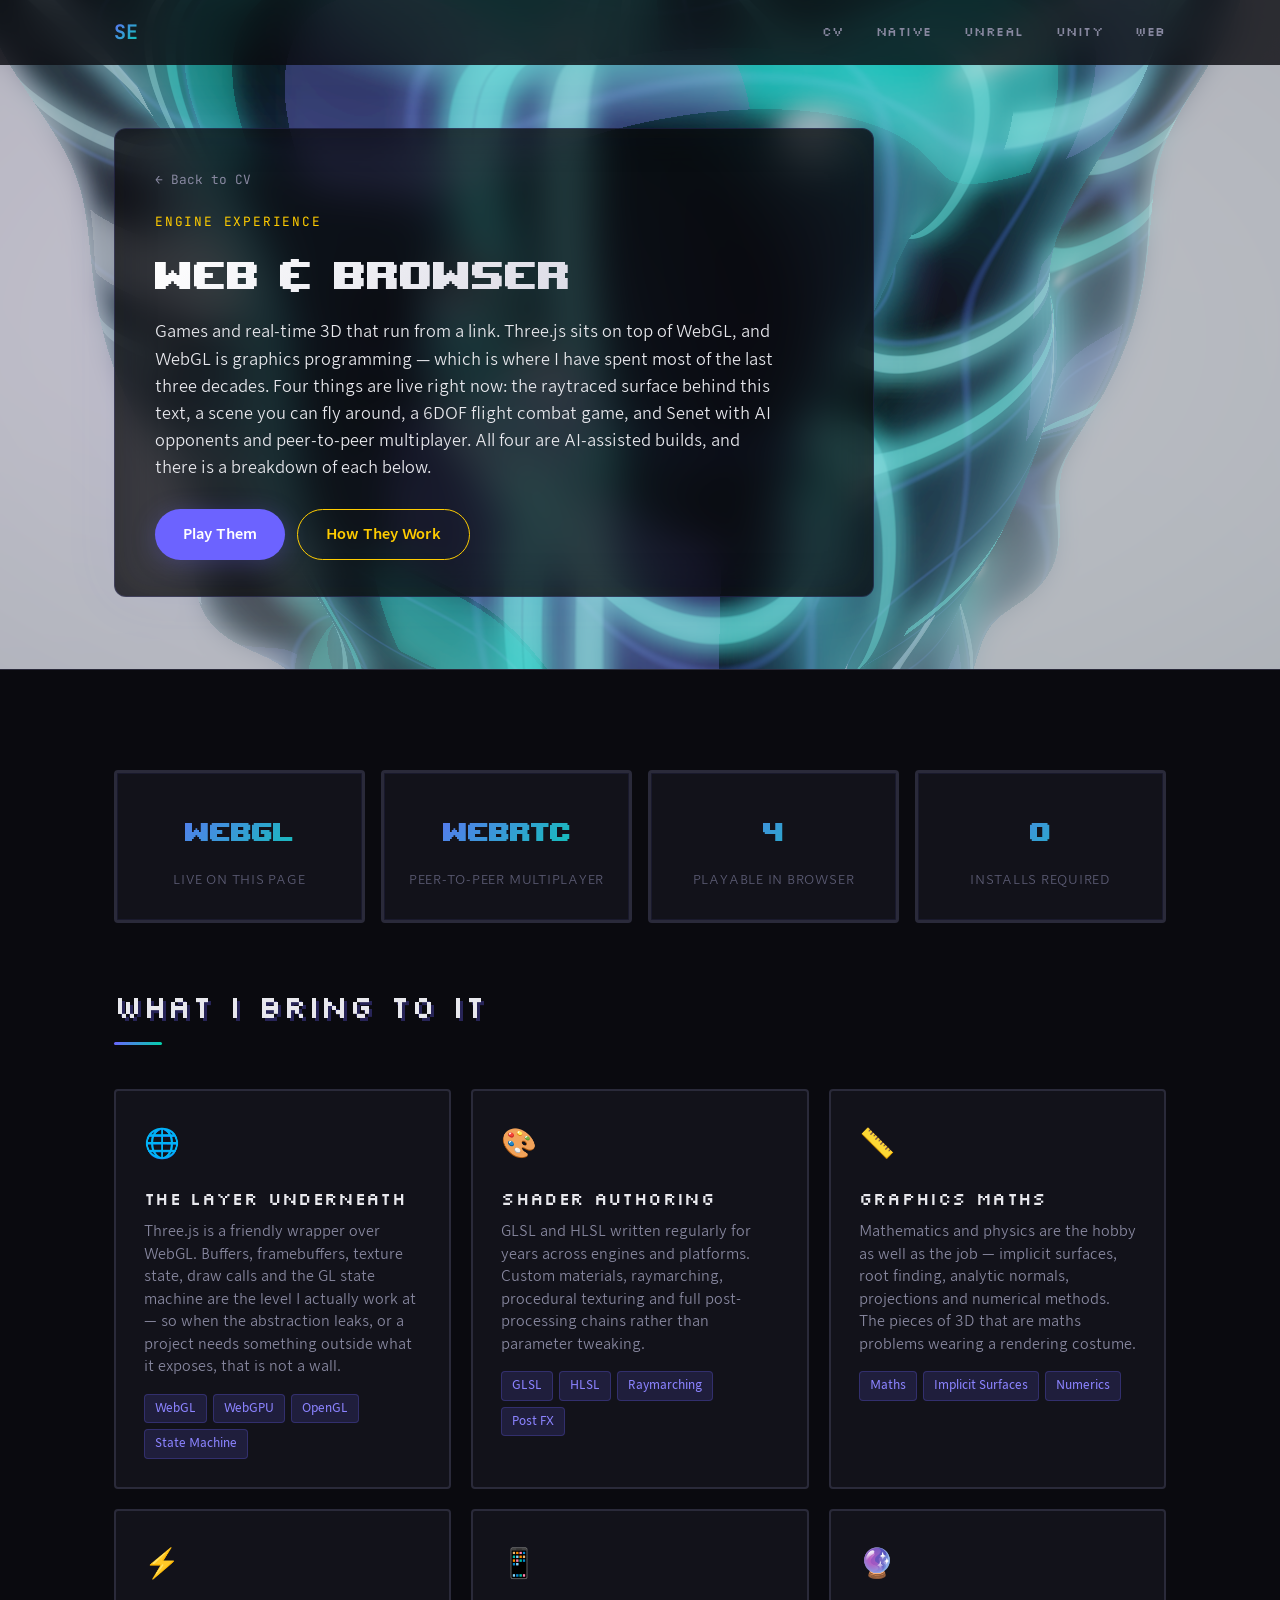
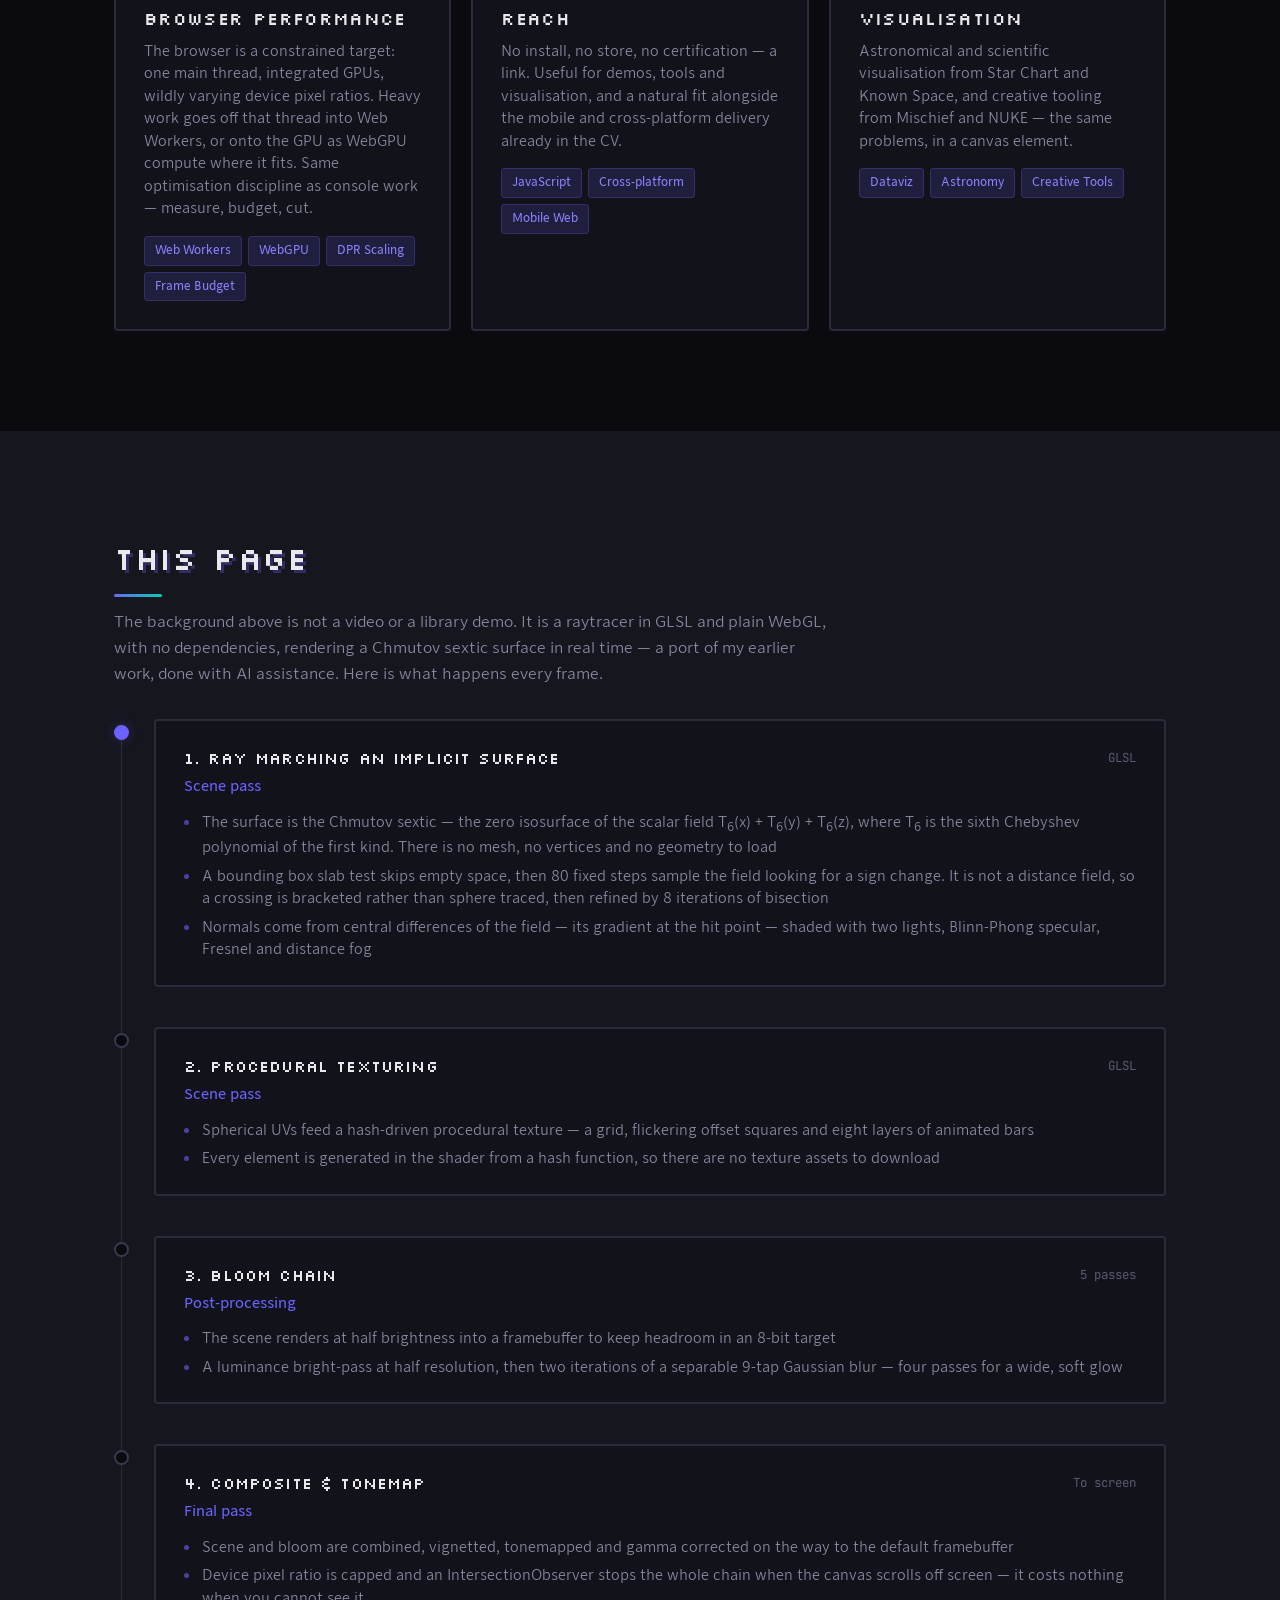
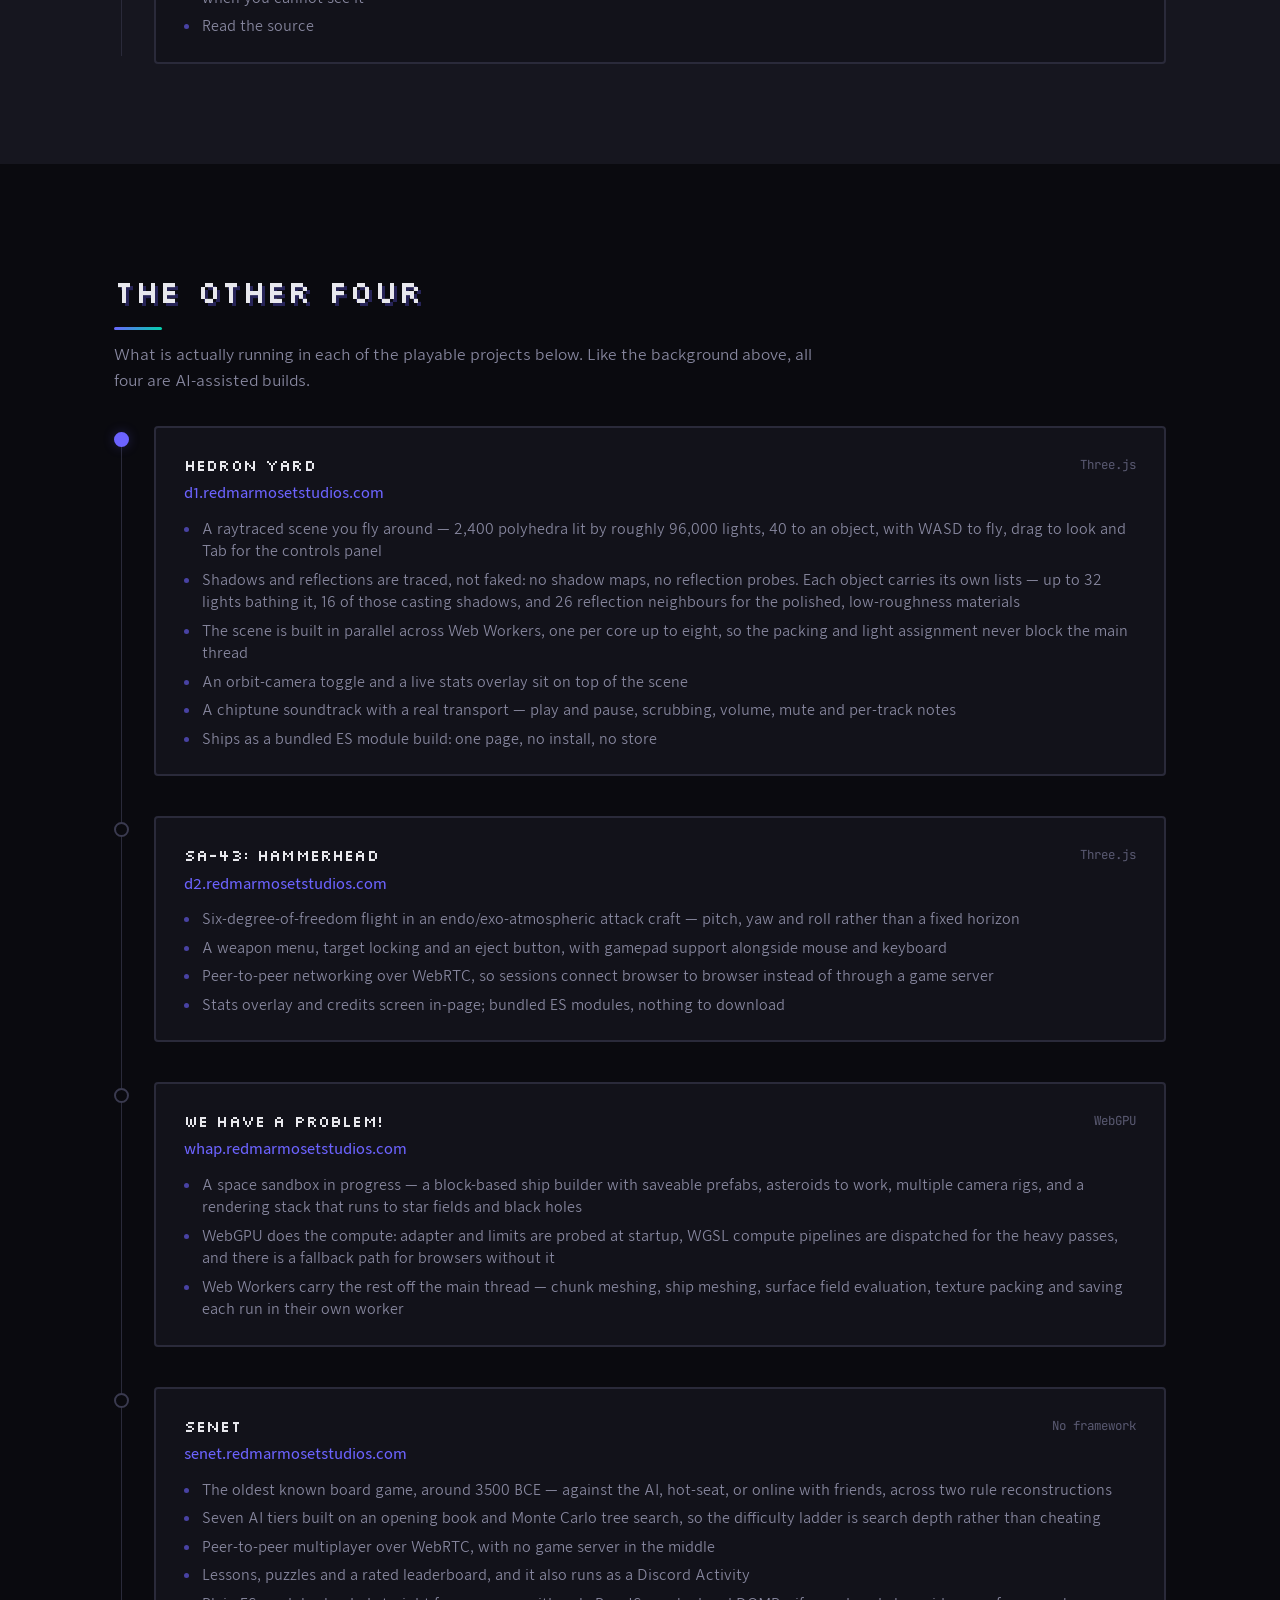
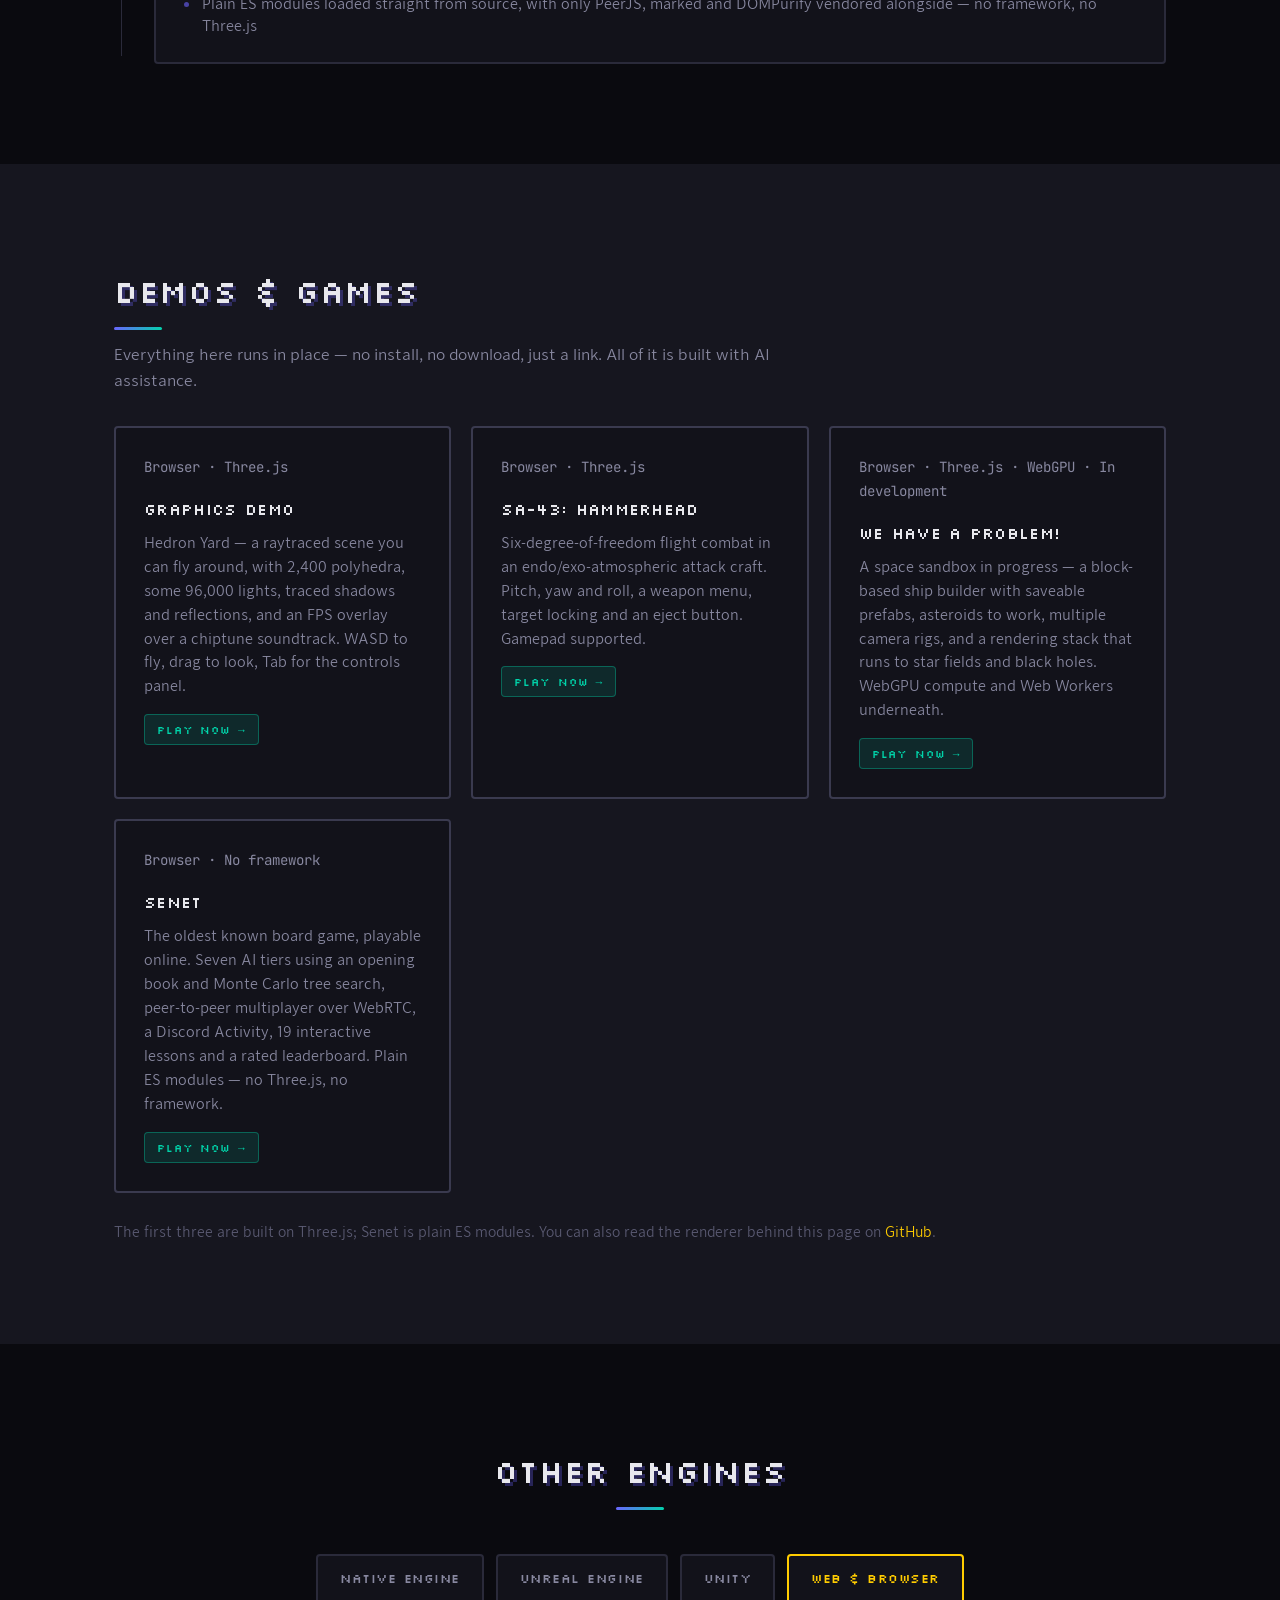
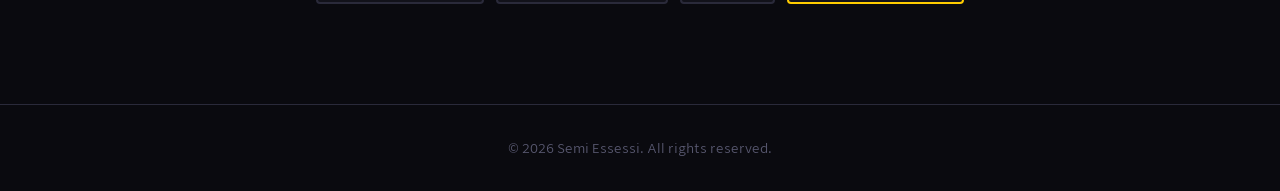
<file: threejs/index.html>
<!DOCTYPE html>
<html lang="en">
<head>
  <meta charset="UTF-8">
  <meta name="viewport" content="width=device-width, initial-scale=1.0">
  <title>Moved &mdash; Web &amp; Browser Experience</title>
  <link rel="canonical" href="../web/">
  <meta name="robots" content="noindex">
  <meta http-equiv="refresh" content="0; url=../web/">
  <script>location.replace('../web/');</script>
</head>
<body>
  <p>This page is now at <a href="../web/">Web &amp; Browser</a>.</p>
</body>
</html>
</file>
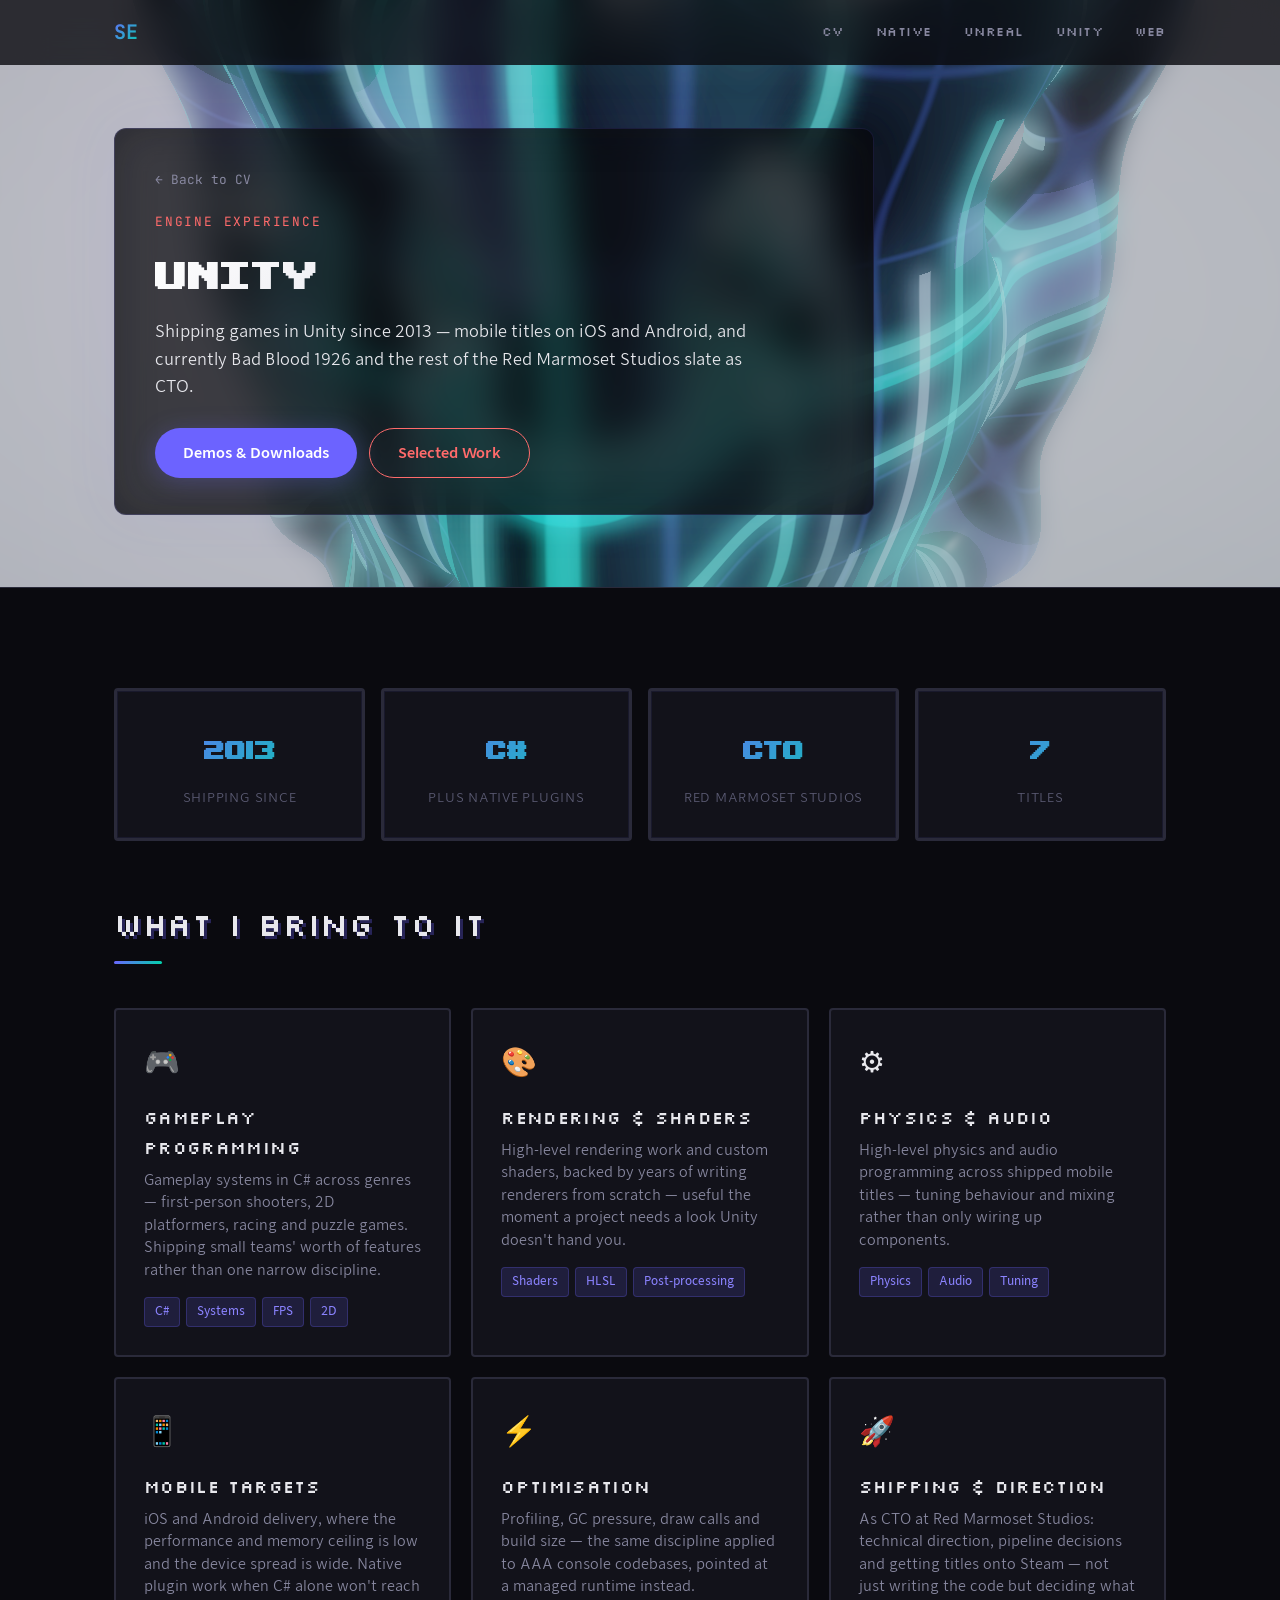
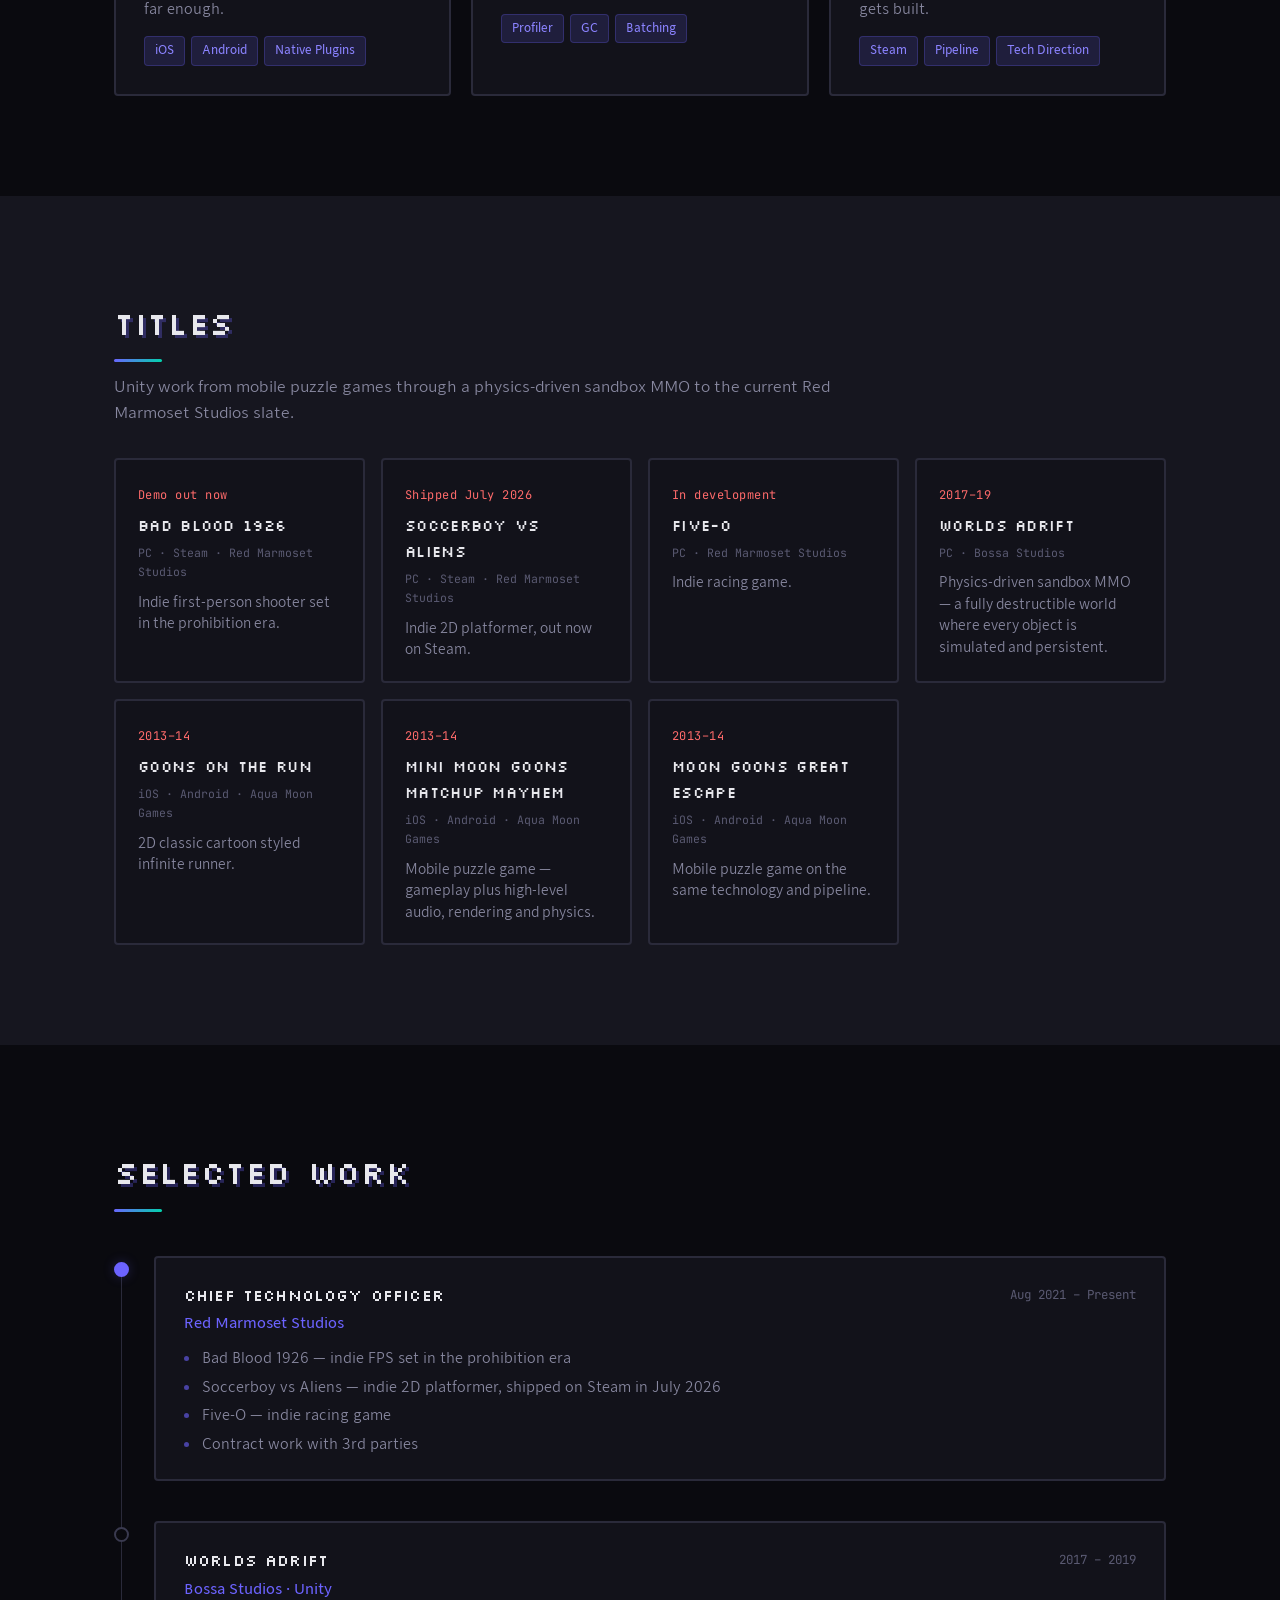
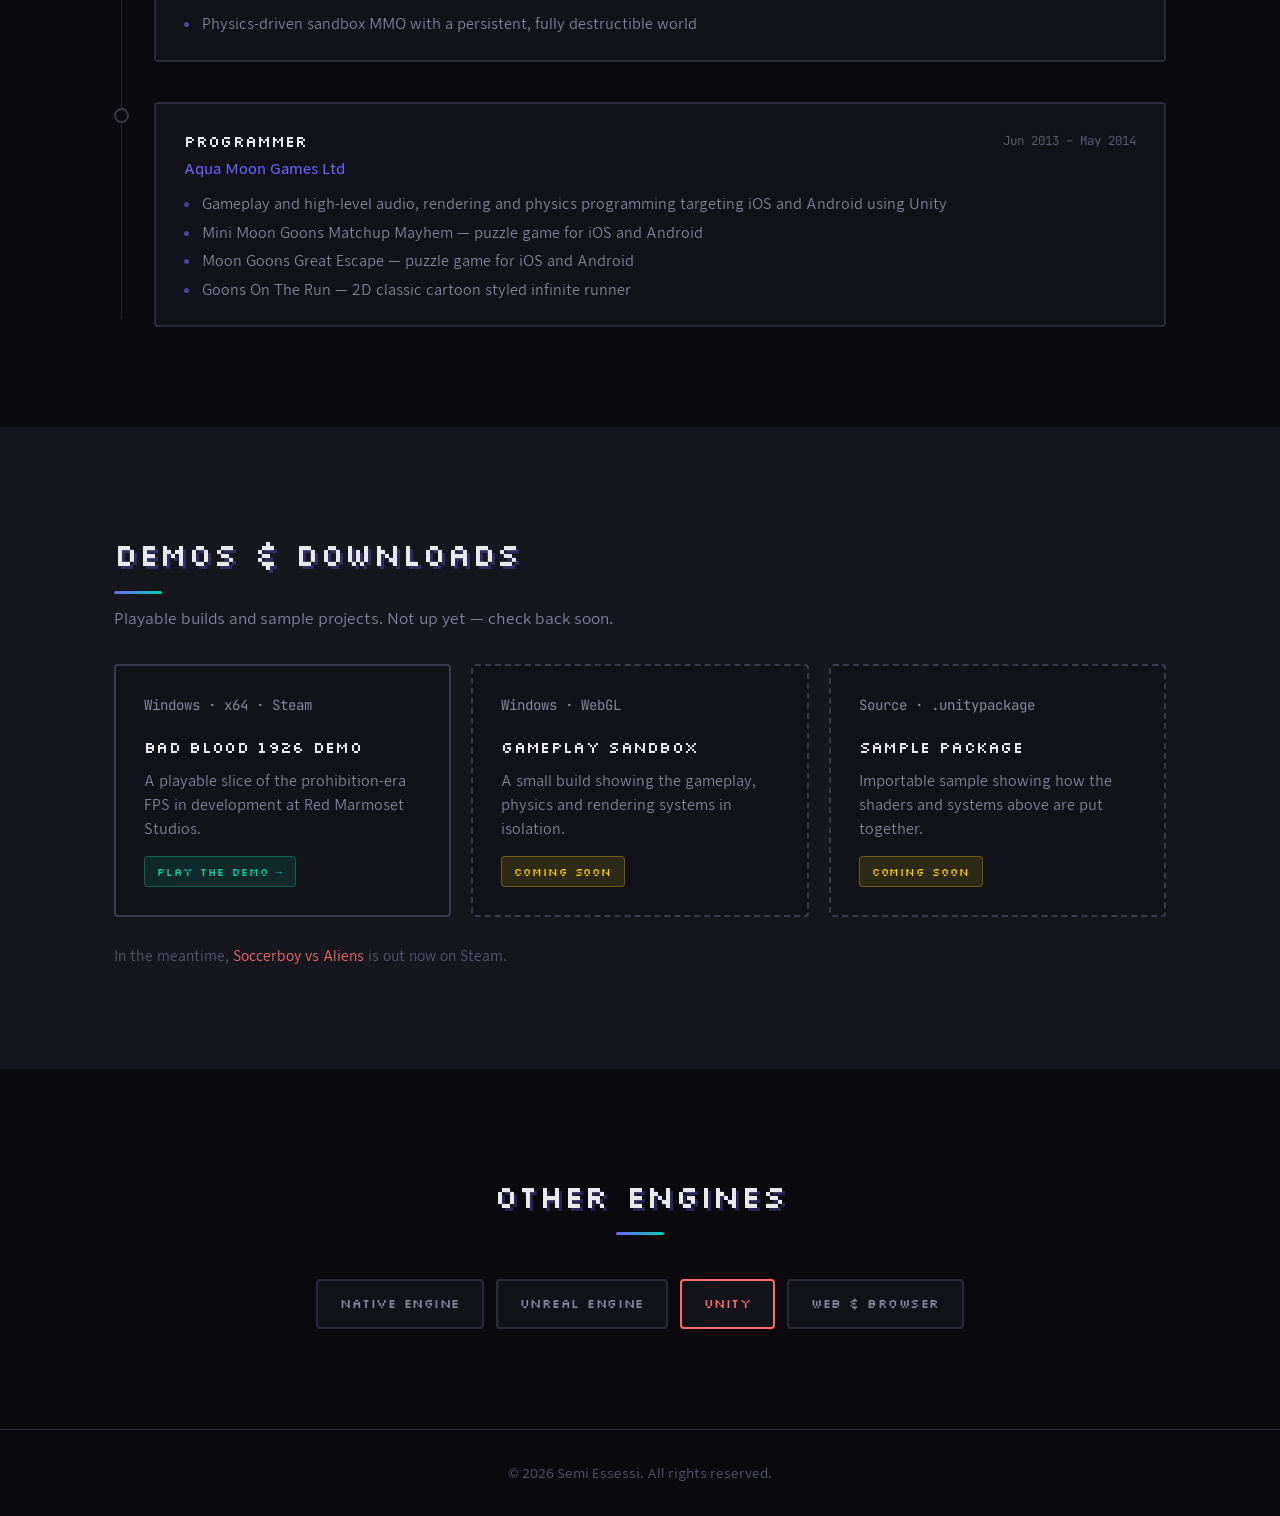
<file: unity/index.html>
<!DOCTYPE html>
<html lang="en">
<head>
  <meta charset="UTF-8">
  <meta name="viewport" content="width=device-width, initial-scale=1.0">
  <title>Unity Experience &mdash; Sem Essessi</title>
  <meta name="description" content="Unity experience: shipping indie titles including Bad Blood 1926 at Red Marmoset Studios, plus gameplay, rendering, audio and physics work on iOS and Android titles.">
  <link rel="preconnect" href="https://fonts.googleapis.com">
  <link rel="preconnect" href="https://fonts.gstatic.com" crossorigin>
  <link href="https://fonts.googleapis.com/css2?family=JetBrains+Mono:wght@400;500&family=Silkscreen&display=swap" rel="stylesheet">
  <link rel="stylesheet" href="../style.css">
  <style>@font-face{font-family:'Upheaval';src:url('../assets/upheavtt.ttf') format('truetype');font-display:swap;}</style>
</head>
<body class="page-unity">

  <nav class="nav" id="nav">
    <div class="nav-inner">
      <a href="../index.html" class="nav-logo">SE</a>
      <div class="nav-links">
        <a href="../index.html">CV</a>
        <a href="../native-engine/">Native</a>
        <a href="../unreal/">Unreal</a>
        <a href="../unity/">Unity</a>
        <a href="../web/">Web</a>
      </div>
      <button class="nav-toggle" id="nav-toggle" aria-label="Toggle menu">
        <span></span><span></span><span></span>
      </button>
    </div>
  </nav>

  <header class="page-hero">
    <div class="page-hero-bg">
      <canvas id="hero-canvas"></canvas>
    </div>
    <div class="container">
      <div class="page-hero-card">
        <a href="../index.html" class="breadcrumb">&larr; Back to CV</a>
        <p class="page-eyebrow">Engine Experience</p>
        <h1 class="page-title">Unity</h1>
        <p class="page-lede">Shipping games in Unity since 2013 &mdash; mobile titles on iOS and Android, and currently Bad Blood 1926 and the rest of the Red Marmoset Studios slate as CTO.</p>
        <div class="page-hero-actions">
          <a href="#demos" class="btn btn-primary">Demos &amp; Downloads</a>
          <a href="#work" class="btn btn-accent">Selected Work</a>
        </div>
      </div>
    </div>
  </header>

  <section class="section">
    <div class="container">
      <div class="fact-grid">
        <div class="stat-card">
          <span class="stat-number">2013</span>
          <span class="stat-label">Shipping Since</span>
        </div>
        <div class="stat-card">
          <span class="stat-number">C#</span>
          <span class="stat-label">Plus Native Plugins</span>
        </div>
        <div class="stat-card">
          <span class="stat-number">CTO</span>
          <span class="stat-label">Red Marmoset Studios</span>
        </div>
        <div class="stat-card">
          <span class="stat-number">7</span>
          <span class="stat-label">Titles</span>
        </div>
      </div>

      <h2 class="section-title">What I Bring To It</h2>
      <div class="card-grid">

        <div class="project-card">
          <div class="project-icon">&#127918;</div>
          <h3>Gameplay Programming</h3>
          <p>Gameplay systems in C# across genres &mdash; first-person shooters, 2D platformers, racing and puzzle games. Shipping small teams' worth of features rather than one narrow discipline.</p>
          <div class="project-tags">
            <span>C#</span><span>Systems</span><span>FPS</span><span>2D</span>
          </div>
        </div>

        <div class="project-card">
          <div class="project-icon">&#127912;</div>
          <h3>Rendering &amp; Shaders</h3>
          <p>High-level rendering work and custom shaders, backed by years of writing renderers from scratch &mdash; useful the moment a project needs a look Unity doesn't hand you.</p>
          <div class="project-tags">
            <span>Shaders</span><span>HLSL</span><span>Post-processing</span>
          </div>
        </div>

        <div class="project-card">
          <div class="project-icon">&#9881;</div>
          <h3>Physics &amp; Audio</h3>
          <p>High-level physics and audio programming across shipped mobile titles &mdash; tuning behaviour and mixing rather than only wiring up components.</p>
          <div class="project-tags">
            <span>Physics</span><span>Audio</span><span>Tuning</span>
          </div>
        </div>

        <div class="project-card">
          <div class="project-icon">&#128241;</div>
          <h3>Mobile Targets</h3>
          <p>iOS and Android delivery, where the performance and memory ceiling is low and the device spread is wide. Native plugin work when C# alone won't reach far enough.</p>
          <div class="project-tags">
            <span>iOS</span><span>Android</span><span>Native Plugins</span>
          </div>
        </div>

        <div class="project-card">
          <div class="project-icon">&#9889;</div>
          <h3>Optimisation</h3>
          <p>Profiling, GC pressure, draw calls and build size &mdash; the same discipline applied to AAA console codebases, pointed at a managed runtime instead.</p>
          <div class="project-tags">
            <span>Profiler</span><span>GC</span><span>Batching</span>
          </div>
        </div>

        <div class="project-card">
          <div class="project-icon">&#128640;</div>
          <h3>Shipping &amp; Direction</h3>
          <p>As CTO at Red Marmoset Studios: technical direction, pipeline decisions and getting titles onto Steam &mdash; not just writing the code but deciding what gets built.</p>
          <div class="project-tags">
            <span>Steam</span><span>Pipeline</span><span>Tech Direction</span>
          </div>
        </div>

      </div>
    </div>
  </section>

  <section class="section section-alt" id="titles">
    <div class="container">
      <h2 class="section-title">Titles</h2>
      <p class="section-lede">Unity work from mobile puzzle games through a physics-driven sandbox MMO to the current Red Marmoset Studios slate.</p>
      <div class="credits-grid">

        <a class="credit-card" href="https://store.steampowered.com/app/1920190/BAD_BLOOD_1926/" target="_blank" rel="noopener">
          <span class="credit-year">Demo out now</span>
          <h3>Bad Blood 1926</h3>
          <p class="credit-meta">PC &middot; Steam &middot; Red Marmoset Studios</p>
          <p class="credit-role">Indie first-person shooter set in the prohibition era.</p>
        </a>

        <a class="credit-card" href="https://store.steampowered.com/app/4381770/Soccerboy_vs_Aliens_Demo/" target="_blank" rel="noopener">
          <span class="credit-year">Shipped July 2026</span>
          <h3>Soccerboy vs Aliens</h3>
          <p class="credit-meta">PC &middot; Steam &middot; Red Marmoset Studios</p>
          <p class="credit-role">Indie 2D platformer, out now on Steam.</p>
        </a>

        <div class="credit-card">
          <span class="credit-year">In development</span>
          <h3>Five-O</h3>
          <p class="credit-meta">PC &middot; Red Marmoset Studios</p>
          <p class="credit-role">Indie racing game.</p>
        </div>

        <div class="credit-card">
          <span class="credit-year">2017&ndash;19</span>
          <h3>Worlds Adrift</h3>
          <p class="credit-meta">PC &middot; Bossa Studios</p>
          <p class="credit-role">Physics-driven sandbox MMO &mdash; a fully destructible world where every object is simulated and persistent.</p>
        </div>

        <div class="credit-card">
          <span class="credit-year">2013&ndash;14</span>
          <h3>Goons On The Run</h3>
          <p class="credit-meta">iOS &middot; Android &middot; Aqua Moon Games</p>
          <p class="credit-role">2D classic cartoon styled infinite runner.</p>
        </div>

        <div class="credit-card">
          <span class="credit-year">2013&ndash;14</span>
          <h3>Mini Moon Goons Matchup Mayhem</h3>
          <p class="credit-meta">iOS &middot; Android &middot; Aqua Moon Games</p>
          <p class="credit-role">Mobile puzzle game &mdash; gameplay plus high-level audio, rendering and physics.</p>
        </div>

        <div class="credit-card">
          <span class="credit-year">2013&ndash;14</span>
          <h3>Moon Goons Great Escape</h3>
          <p class="credit-meta">iOS &middot; Android &middot; Aqua Moon Games</p>
          <p class="credit-role">Mobile puzzle game on the same technology and pipeline.</p>
        </div>

      </div>
    </div>
  </section>

  <section class="section" id="work">
    <div class="container">
      <h2 class="section-title">Selected Work</h2>
      <div class="timeline">

        <div class="timeline-item">
          <div class="timeline-marker current"></div>
          <div class="timeline-content">
            <div class="timeline-header">
              <div>
                <h3>Chief Technology Officer</h3>
                <p class="timeline-company">Red Marmoset Studios</p>
              </div>
              <span class="timeline-date">Aug 2021 &ndash; Present</span>
            </div>
            <ul class="timeline-details">
              <li>Bad Blood 1926 &mdash; indie FPS set in the prohibition era</li>
              <li>Soccerboy vs Aliens &mdash; indie 2D platformer, shipped on Steam in July 2026</li>
              <li>Five-O &mdash; indie racing game</li>
              <li>Contract work with 3rd parties</li>
            </ul>
          </div>
        </div>

        <div class="timeline-item">
          <div class="timeline-marker"></div>
          <div class="timeline-content">
            <div class="timeline-header">
              <div>
                <h3>Worlds Adrift</h3>
                <p class="timeline-company">Bossa Studios &middot; Unity</p>
              </div>
              <span class="timeline-date">2017 &ndash; 2019</span>
            </div>
            <ul class="timeline-details">
              <li>Physics-driven sandbox MMO with a persistent, fully destructible world</li>
            </ul>
          </div>
        </div>

        <div class="timeline-item">
          <div class="timeline-marker"></div>
          <div class="timeline-content">
            <div class="timeline-header">
              <div>
                <h3>Programmer</h3>
                <p class="timeline-company">Aqua Moon Games Ltd</p>
              </div>
              <span class="timeline-date">Jun 2013 &ndash; May 2014</span>
            </div>
            <ul class="timeline-details">
              <li>Gameplay and high-level audio, rendering and physics programming targeting iOS and Android using Unity</li>
              <li>Mini Moon Goons Matchup Mayhem &mdash; puzzle game for iOS and Android</li>
              <li>Moon Goons Great Escape &mdash; puzzle game for iOS and Android</li>
              <li>Goons On The Run &mdash; 2D classic cartoon styled infinite runner</li>
            </ul>
          </div>
        </div>

      </div>
    </div>
  </section>

  <section class="section section-alt" id="demos">
    <div class="container">
      <h2 class="section-title">Demos &amp; Downloads</h2>
      <p class="section-lede">Playable builds and sample projects. Not up yet &mdash; check back soon.</p>
      <div class="demo-grid">

        <!-- To publish a demo: give the card a real link, swap the badge for
             <span class="demo-badge ready">Download</span> and add class "available".
             e.g. <a class="demo-card available" href="downloads/build.zip"> ... </a> -->
        <a class="demo-card available" href="https://store.steampowered.com/app/1920190/BAD_BLOOD_1926/" target="_blank" rel="noopener">
          <p class="demo-meta">Windows &middot; x64 &middot; Steam</p>
          <h3>Bad Blood 1926 Demo</h3>
          <p>A playable slice of the prohibition-era FPS in development at Red Marmoset Studios.</p>
          <span class="demo-badge ready">Play the demo &rarr;</span>
        </a>

        <div class="demo-card">
          <p class="demo-meta">Windows &middot; WebGL</p>
          <h3>Gameplay Sandbox</h3>
          <p>A small build showing the gameplay, physics and rendering systems in isolation.</p>
          <span class="demo-badge">Coming soon</span>
        </div>

        <div class="demo-card">
          <p class="demo-meta">Source &middot; .unitypackage</p>
          <h3>Sample Package</h3>
          <p>Importable sample showing how the shaders and systems above are put together.</p>
          <span class="demo-badge">Coming soon</span>
        </div>

      </div>
      <p class="demo-note">In the meantime, <a href="https://store.steampowered.com/app/4381770/Soccerboy_vs_Aliens_Demo/" target="_blank" rel="noopener">Soccerboy vs Aliens</a> is out now on Steam.</p>
    </div>
  </section>

  <section class="section engine-outro">
    <div class="container">
      <h2 class="section-title">Other Engines</h2>
      <nav class="engine-nav">
        <a href="../native-engine/">Native Engine</a>
        <a href="../unreal/">Unreal Engine</a>
        <a href="../unity/" aria-current="page">Unity</a>
        <a href="../web/">Web &amp; Browser</a>
      </nav>
    </div>
  </section>

  <footer class="footer">
    <div class="container">
      <p>&copy; 2026 Semi Essessi. All rights reserved.</p>
    </div>
  </footer>

  <script src="../script.js"></script>
</body>
</html>
</file>
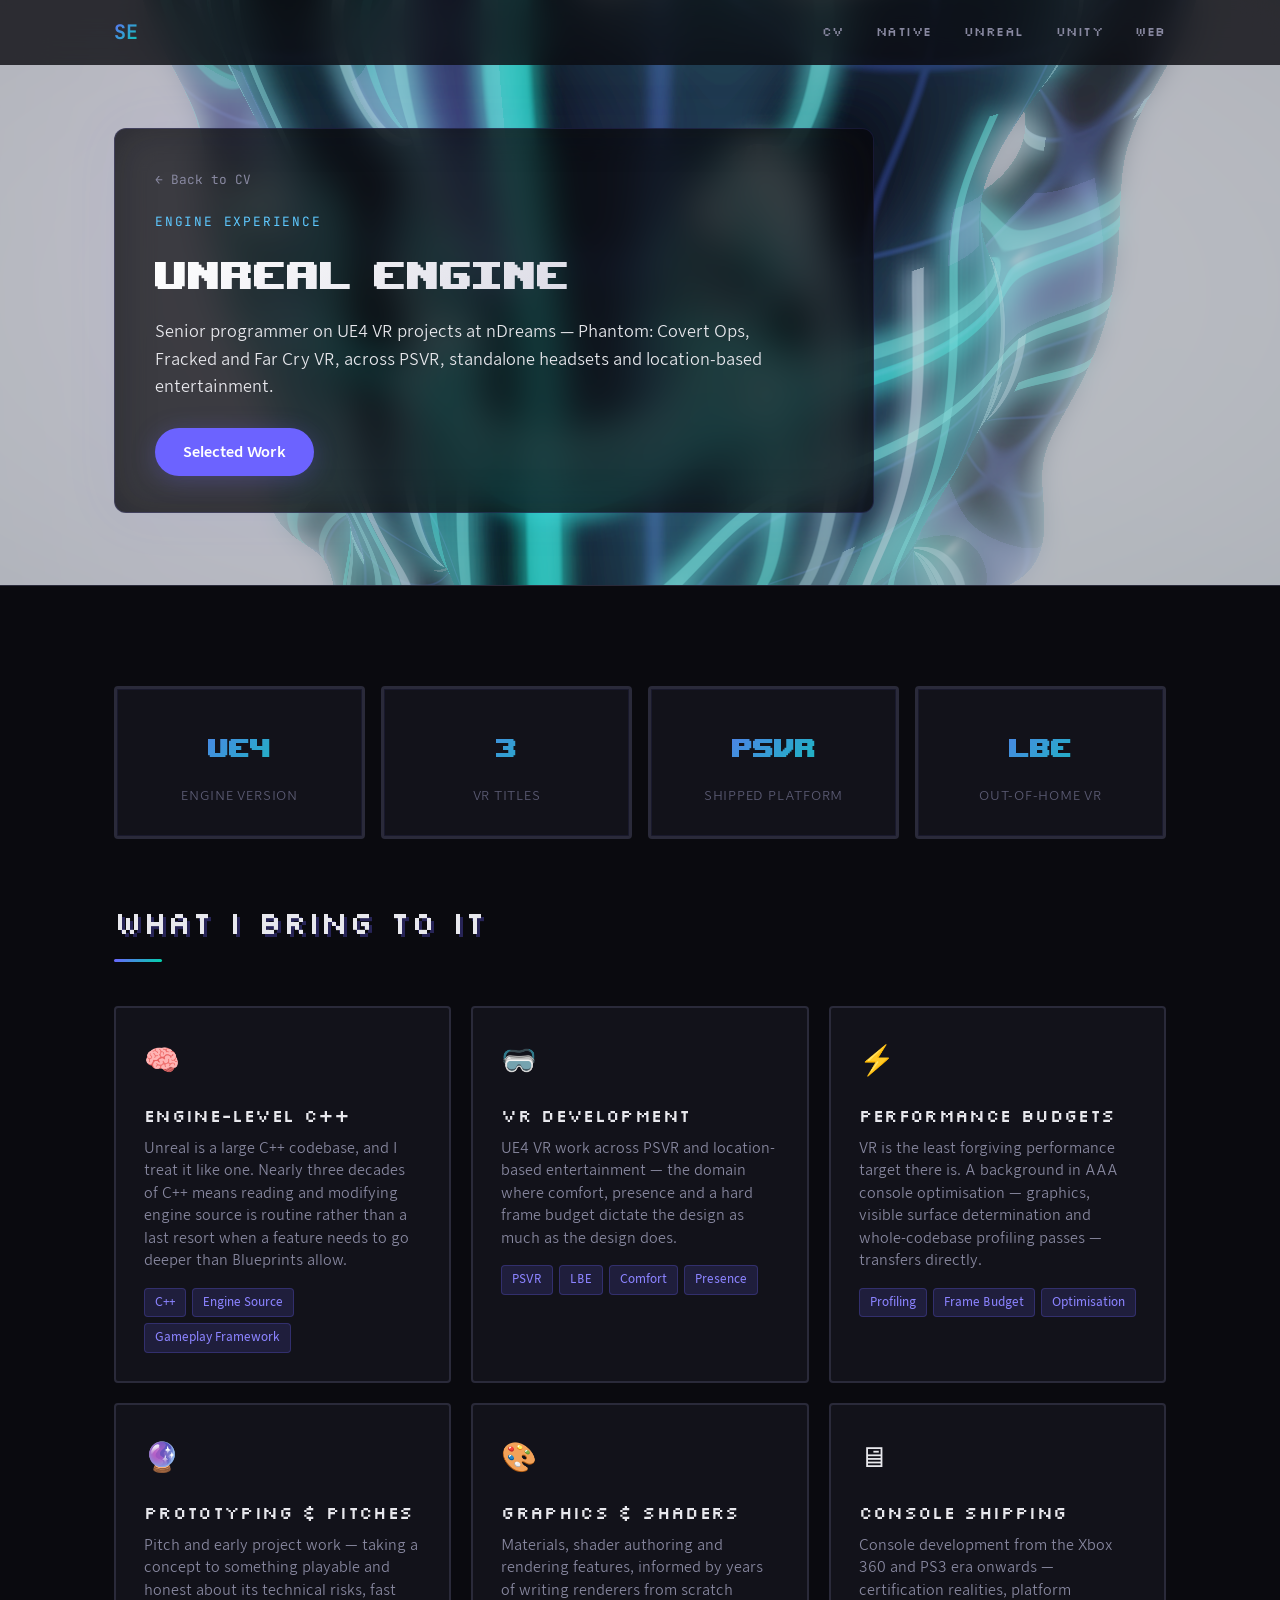
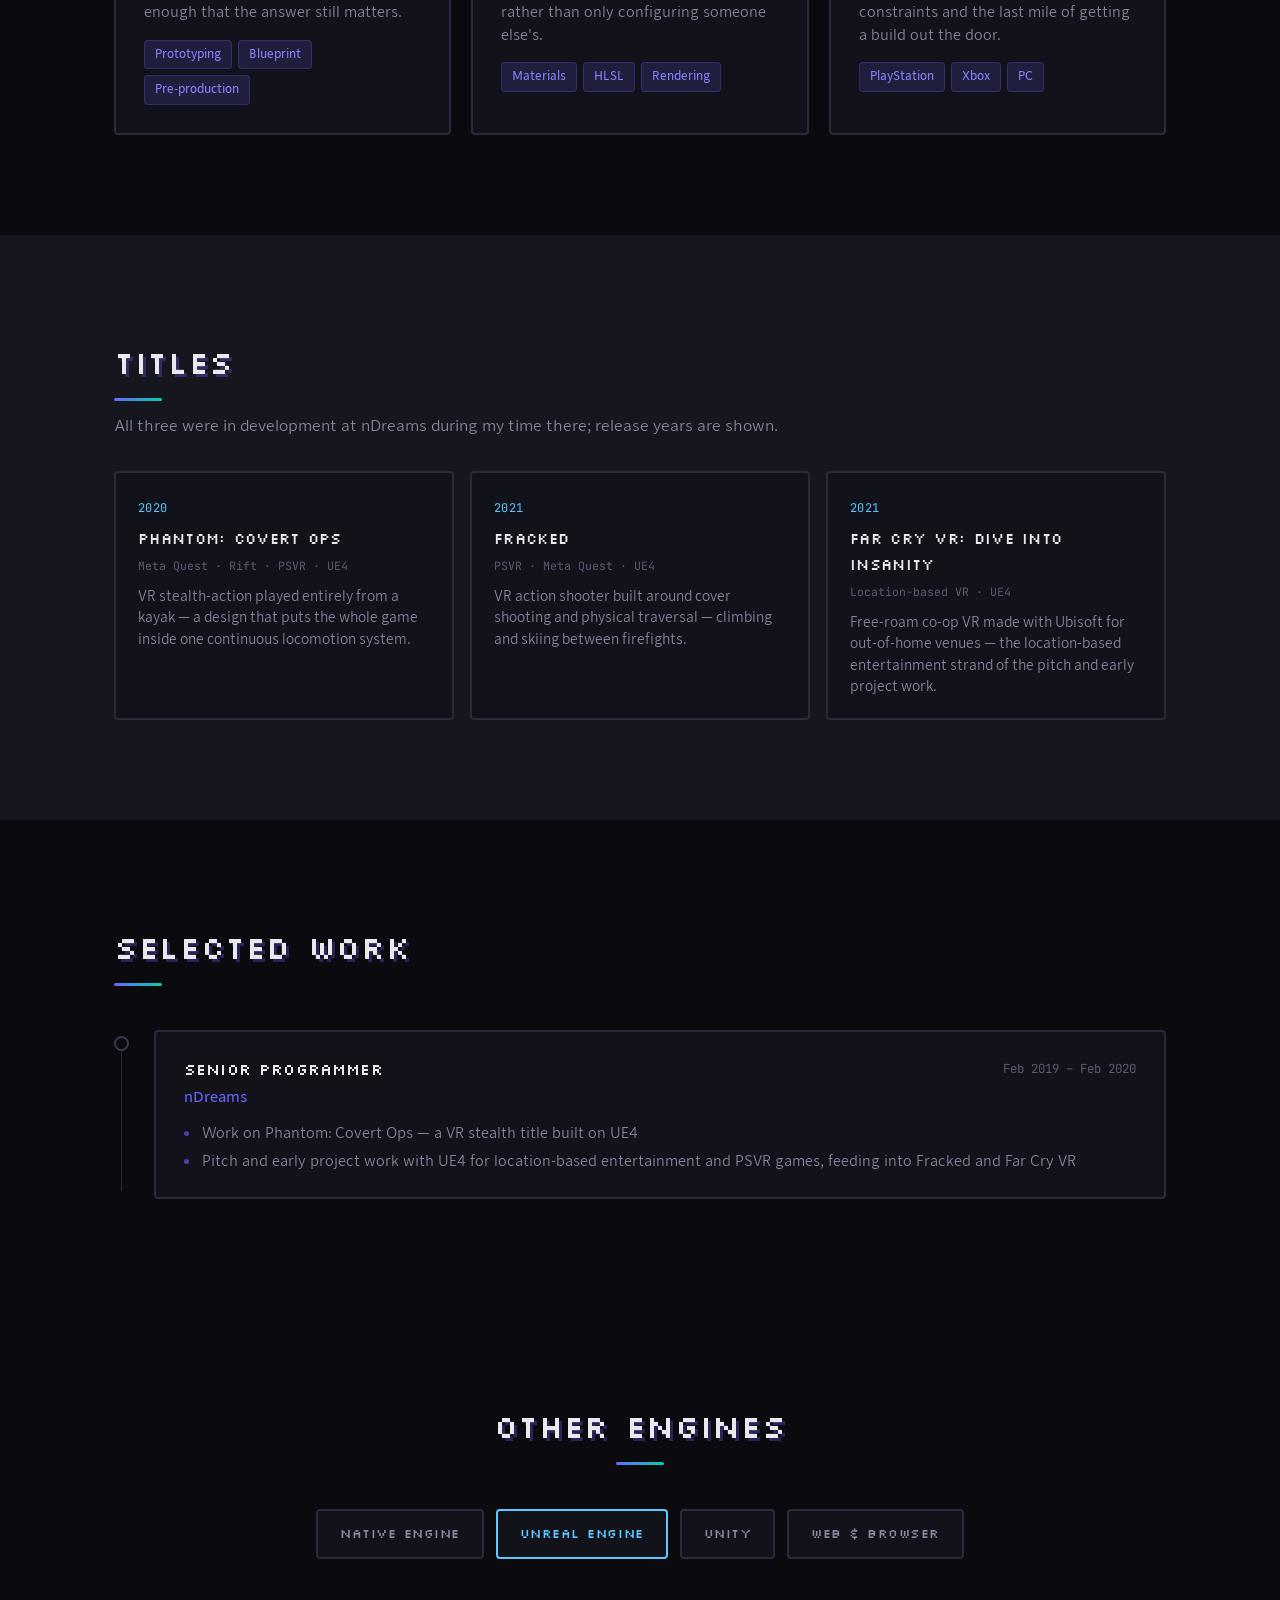
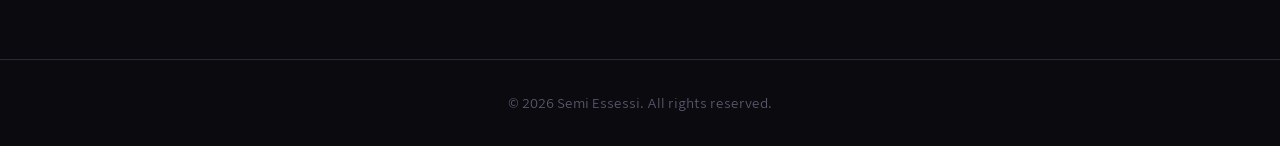
<file: unreal/index.html>
<!DOCTYPE html>
<html lang="en">
<head>
  <meta charset="UTF-8">
  <meta name="viewport" content="width=device-width, initial-scale=1.0">
  <title>Unreal Engine Experience &mdash; Sem Essessi</title>
  <meta name="description" content="Unreal Engine experience: UE4 C++ and Blueprint work on VR titles including Phantom: Covert Ops, plus PSVR and location-based entertainment prototyping at nDreams.">
  <link rel="preconnect" href="https://fonts.googleapis.com">
  <link rel="preconnect" href="https://fonts.gstatic.com" crossorigin>
  <link href="https://fonts.googleapis.com/css2?family=JetBrains+Mono:wght@400;500&family=Silkscreen&display=swap" rel="stylesheet">
  <link rel="stylesheet" href="../style.css">
  <style>@font-face{font-family:'Upheaval';src:url('../assets/upheavtt.ttf') format('truetype');font-display:swap;}</style>
</head>
<body class="page-unreal">

  <nav class="nav" id="nav">
    <div class="nav-inner">
      <a href="../index.html" class="nav-logo">SE</a>
      <div class="nav-links">
        <a href="../index.html">CV</a>
        <a href="../native-engine/">Native</a>
        <a href="../unreal/">Unreal</a>
        <a href="../unity/">Unity</a>
        <a href="../web/">Web</a>
      </div>
      <button class="nav-toggle" id="nav-toggle" aria-label="Toggle menu">
        <span></span><span></span><span></span>
      </button>
    </div>
  </nav>

  <header class="page-hero">
    <div class="page-hero-bg">
      <canvas id="hero-canvas"></canvas>
    </div>
    <div class="container">
      <div class="page-hero-card">
        <a href="../index.html" class="breadcrumb">&larr; Back to CV</a>
        <p class="page-eyebrow">Engine Experience</p>
        <h1 class="page-title">Unreal Engine</h1>
        <p class="page-lede">Senior programmer on UE4 VR projects at nDreams &mdash; Phantom: Covert Ops, Fracked and Far Cry VR, across PSVR, standalone headsets and location-based entertainment.</p>
        <div class="page-hero-actions">
          <a href="#work" class="btn btn-primary">Selected Work</a>
        </div>
      </div>
    </div>
  </header>

  <section class="section">
    <div class="container">
      <div class="fact-grid">
        <div class="stat-card">
          <span class="stat-number">UE4</span>
          <span class="stat-label">Engine Version</span>
        </div>
        <div class="stat-card">
          <span class="stat-number">3</span>
          <span class="stat-label">VR Titles</span>
        </div>
        <div class="stat-card">
          <span class="stat-number">PSVR</span>
          <span class="stat-label">Shipped Platform</span>
        </div>
        <div class="stat-card">
          <span class="stat-number">LBE</span>
          <span class="stat-label">Out-of-Home VR</span>
        </div>
      </div>

      <h2 class="section-title">What I Bring To It</h2>
      <div class="card-grid">

        <div class="project-card">
          <div class="project-icon">&#129504;</div>
          <h3>Engine-Level C++</h3>
          <p>Unreal is a large C++ codebase, and I treat it like one. Nearly three decades of C++ means reading and modifying engine source is routine rather than a last resort when a feature needs to go deeper than Blueprints allow.</p>
          <div class="project-tags">
            <span>C++</span><span>Engine Source</span><span>Gameplay Framework</span>
          </div>
        </div>

        <div class="project-card">
          <div class="project-icon">&#129405;</div>
          <h3>VR Development</h3>
          <p>UE4 VR work across PSVR and location-based entertainment &mdash; the domain where comfort, presence and a hard frame budget dictate the design as much as the design does.</p>
          <div class="project-tags">
            <span>PSVR</span><span>LBE</span><span>Comfort</span><span>Presence</span>
          </div>
        </div>

        <div class="project-card">
          <div class="project-icon">&#9889;</div>
          <h3>Performance Budgets</h3>
          <p>VR is the least forgiving performance target there is. A background in AAA console optimisation &mdash; graphics, visible surface determination and whole-codebase profiling passes &mdash; transfers directly.</p>
          <div class="project-tags">
            <span>Profiling</span><span>Frame Budget</span><span>Optimisation</span>
          </div>
        </div>

        <div class="project-card">
          <div class="project-icon">&#128302;</div>
          <h3>Prototyping &amp; Pitches</h3>
          <p>Pitch and early project work &mdash; taking a concept to something playable and honest about its technical risks, fast enough that the answer still matters.</p>
          <div class="project-tags">
            <span>Prototyping</span><span>Blueprint</span><span>Pre-production</span>
          </div>
        </div>

        <div class="project-card">
          <div class="project-icon">&#127912;</div>
          <h3>Graphics &amp; Shaders</h3>
          <p>Materials, shader authoring and rendering features, informed by years of writing renderers from scratch rather than only configuring someone else's.</p>
          <div class="project-tags">
            <span>Materials</span><span>HLSL</span><span>Rendering</span>
          </div>
        </div>

        <div class="project-card">
          <div class="project-icon">&#128421;</div>
          <h3>Console Shipping</h3>
          <p>Console development from the Xbox 360 and PS3 era onwards &mdash; certification realities, platform constraints and the last mile of getting a build out the door.</p>
          <div class="project-tags">
            <span>PlayStation</span><span>Xbox</span><span>PC</span>
          </div>
        </div>

      </div>
    </div>
  </section>

  <section class="section section-alt" id="titles">
    <div class="container">
      <h2 class="section-title">Titles</h2>
      <p class="section-lede">All three were in development at nDreams during my time there; release years are shown.</p>
      <div class="credits-grid">

        <div class="credit-card">
          <span class="credit-year">2020</span>
          <h3>Phantom: Covert Ops</h3>
          <p class="credit-meta">Meta Quest &middot; Rift &middot; PSVR &middot; UE4</p>
          <p class="credit-role">VR stealth-action played entirely from a kayak &mdash; a design that puts the whole game inside one continuous locomotion system.</p>
        </div>

        <div class="credit-card">
          <span class="credit-year">2021</span>
          <h3>Fracked</h3>
          <p class="credit-meta">PSVR &middot; Meta Quest &middot; UE4</p>
          <p class="credit-role">VR action shooter built around cover shooting and physical traversal &mdash; climbing and skiing between firefights.</p>
        </div>

        <div class="credit-card">
          <span class="credit-year">2021</span>
          <h3>Far Cry VR: Dive Into Insanity</h3>
          <p class="credit-meta">Location-based VR &middot; UE4</p>
          <p class="credit-role">Free-roam co-op VR made with Ubisoft for out-of-home venues &mdash; the location-based entertainment strand of the pitch and early project work.</p>
        </div>

      </div>
    </div>
  </section>

  <section class="section" id="work">
    <div class="container">
      <h2 class="section-title">Selected Work</h2>
      <div class="timeline">

        <div class="timeline-item">
          <div class="timeline-marker"></div>
          <div class="timeline-content">
            <div class="timeline-header">
              <div>
                <h3>Senior Programmer</h3>
                <p class="timeline-company">nDreams</p>
              </div>
              <span class="timeline-date">Feb 2019 &ndash; Feb 2020</span>
            </div>
            <ul class="timeline-details">
              <li>Work on Phantom: Covert Ops &mdash; a VR stealth title built on UE4</li>
              <li>Pitch and early project work with UE4 for location-based entertainment and PSVR games, feeding into Fracked and Far Cry VR</li>
            </ul>
          </div>
        </div>

      </div>
    </div>
  </section>


  <section class="section engine-outro">
    <div class="container">
      <h2 class="section-title">Other Engines</h2>
      <nav class="engine-nav">
        <a href="../native-engine/">Native Engine</a>
        <a href="../unreal/" aria-current="page">Unreal Engine</a>
        <a href="../unity/">Unity</a>
        <a href="../web/">Web &amp; Browser</a>
      </nav>
    </div>
  </section>

  <footer class="footer">
    <div class="container">
      <p>&copy; 2026 Semi Essessi. All rights reserved.</p>
    </div>
  </footer>

  <script src="../script.js"></script>
</body>
</html>
</file>
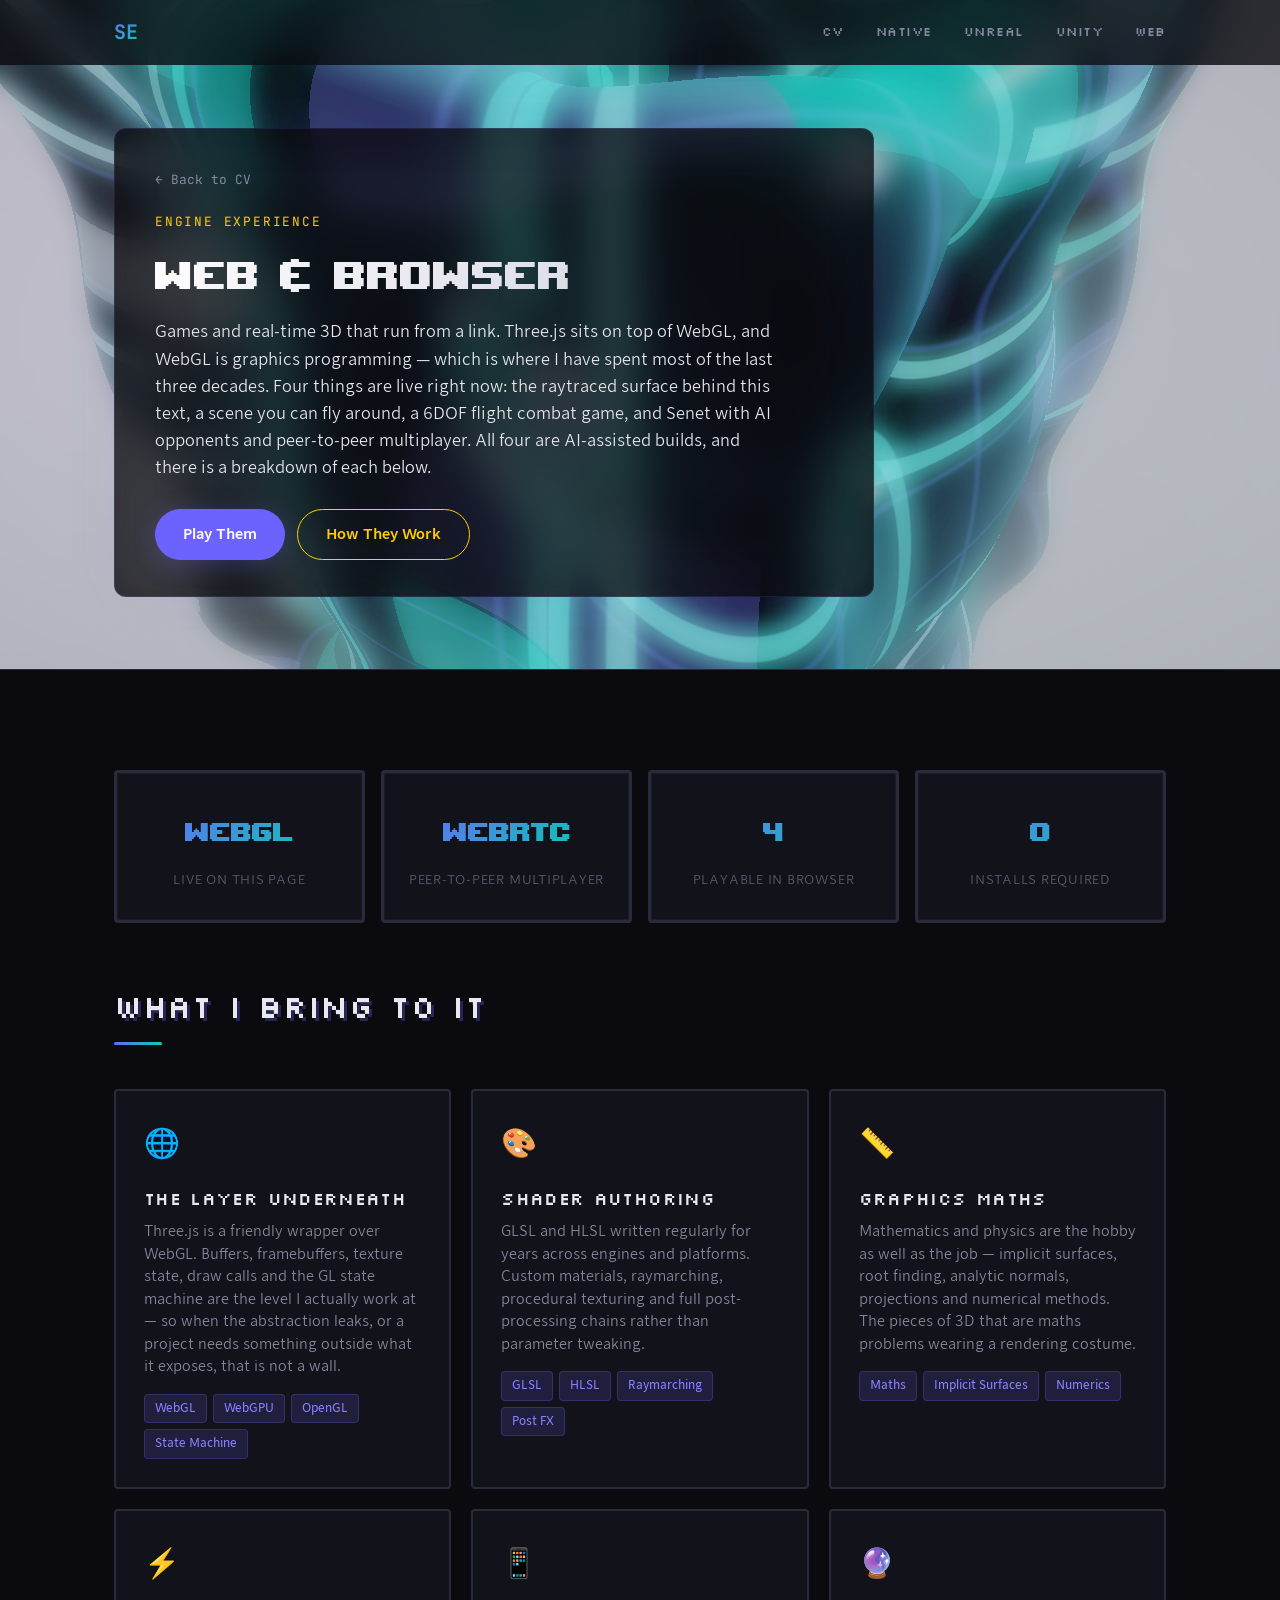
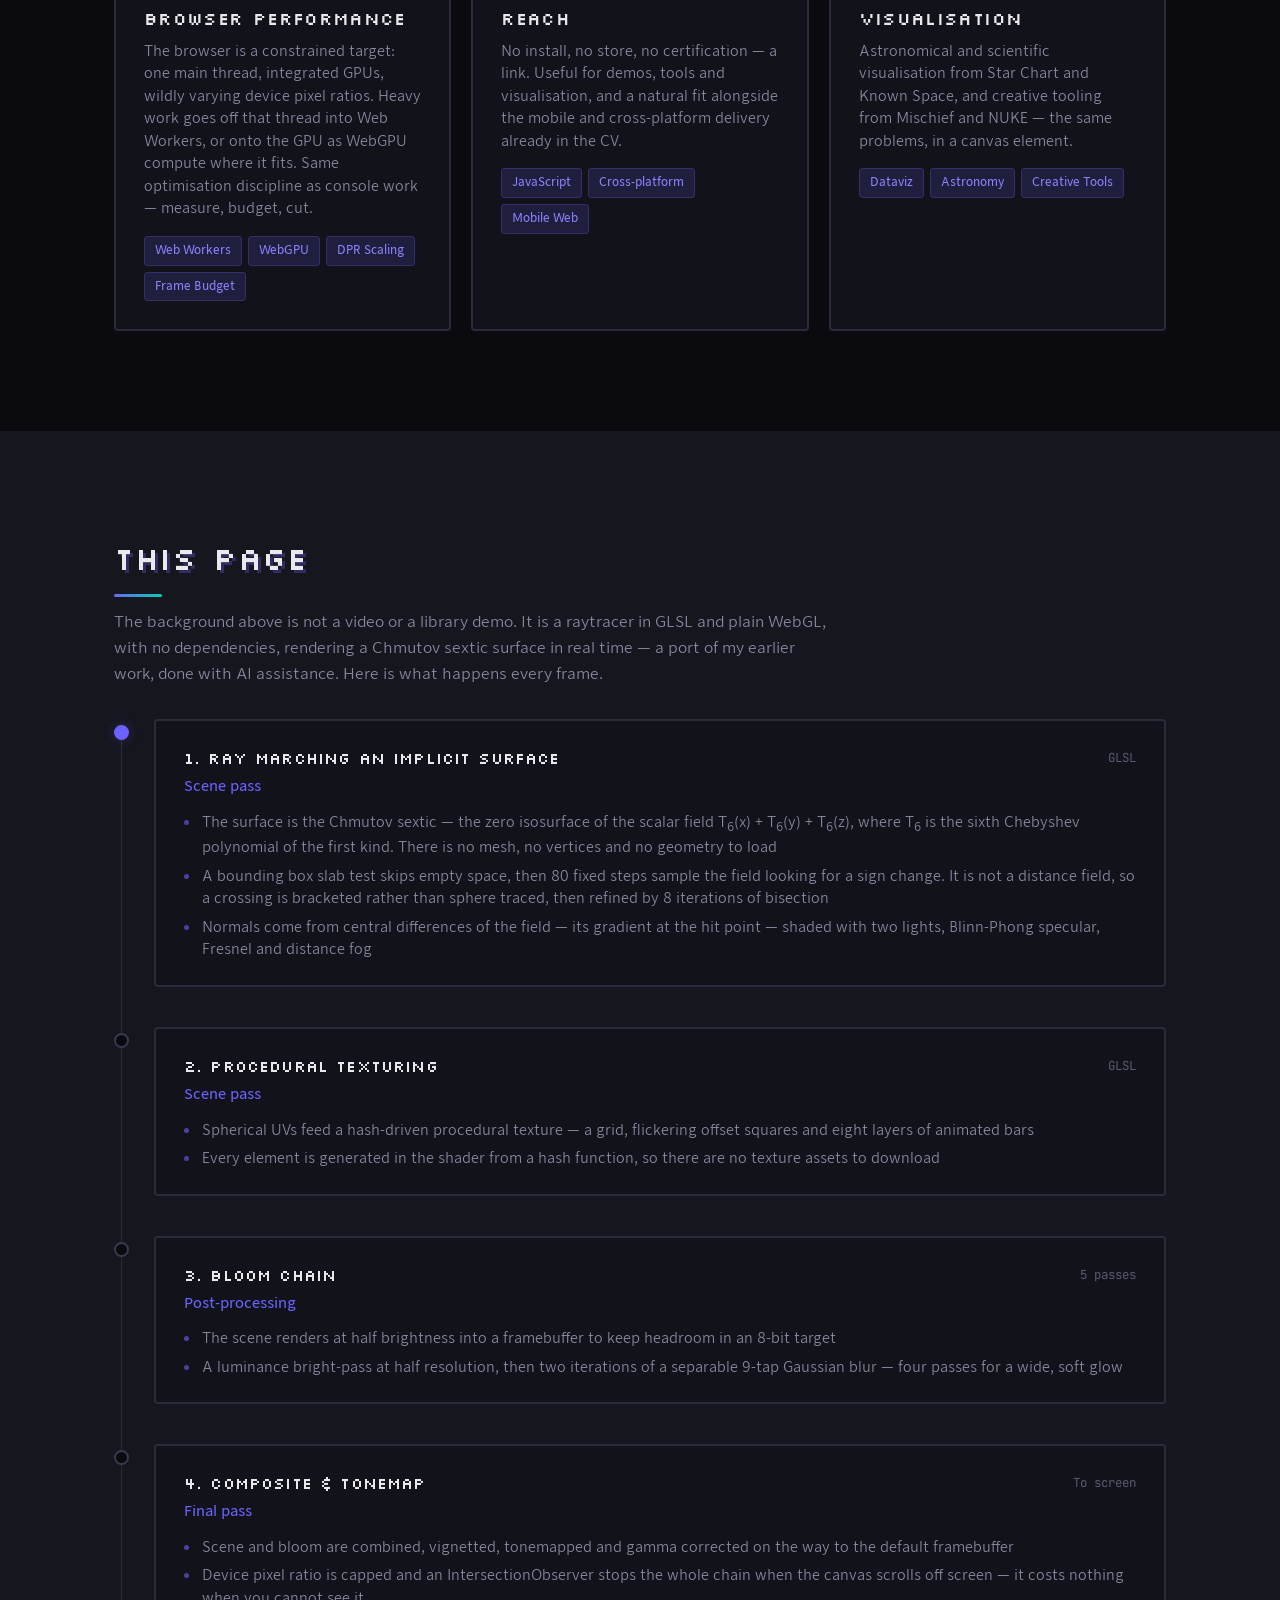
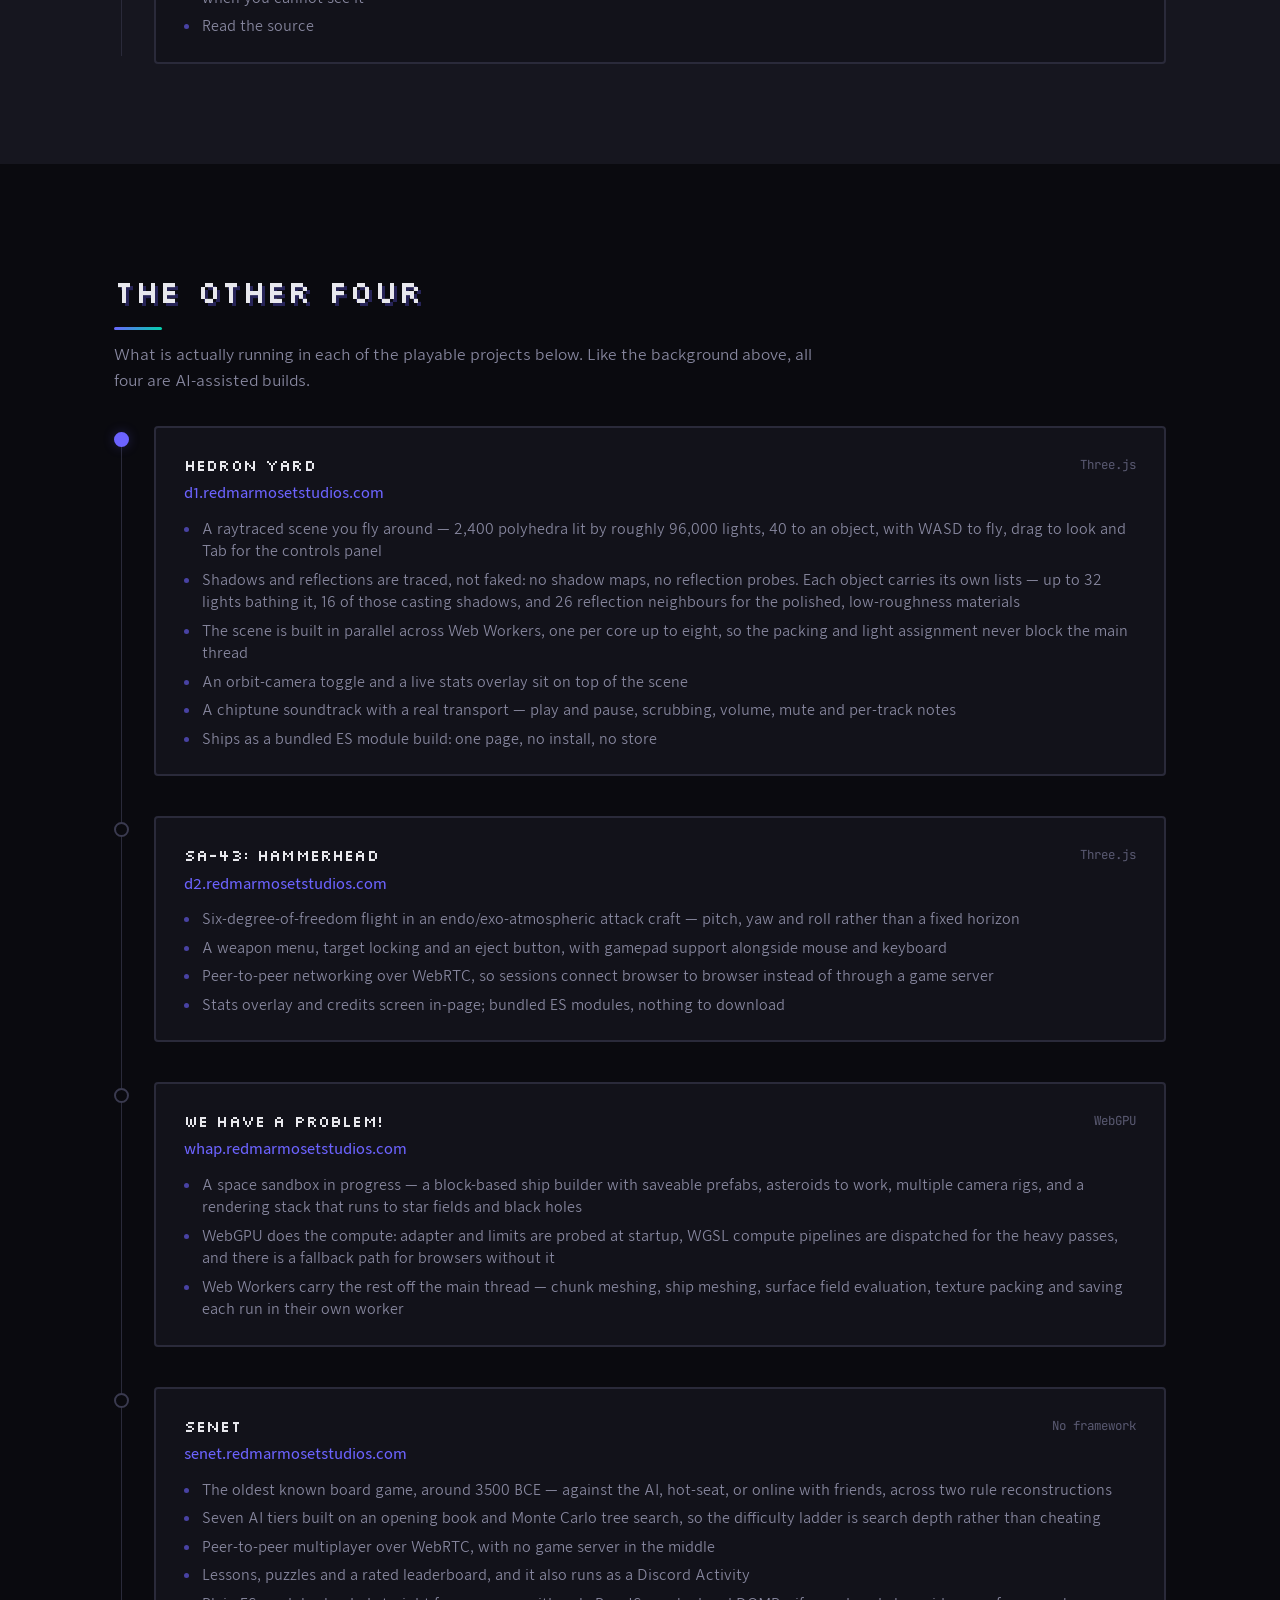
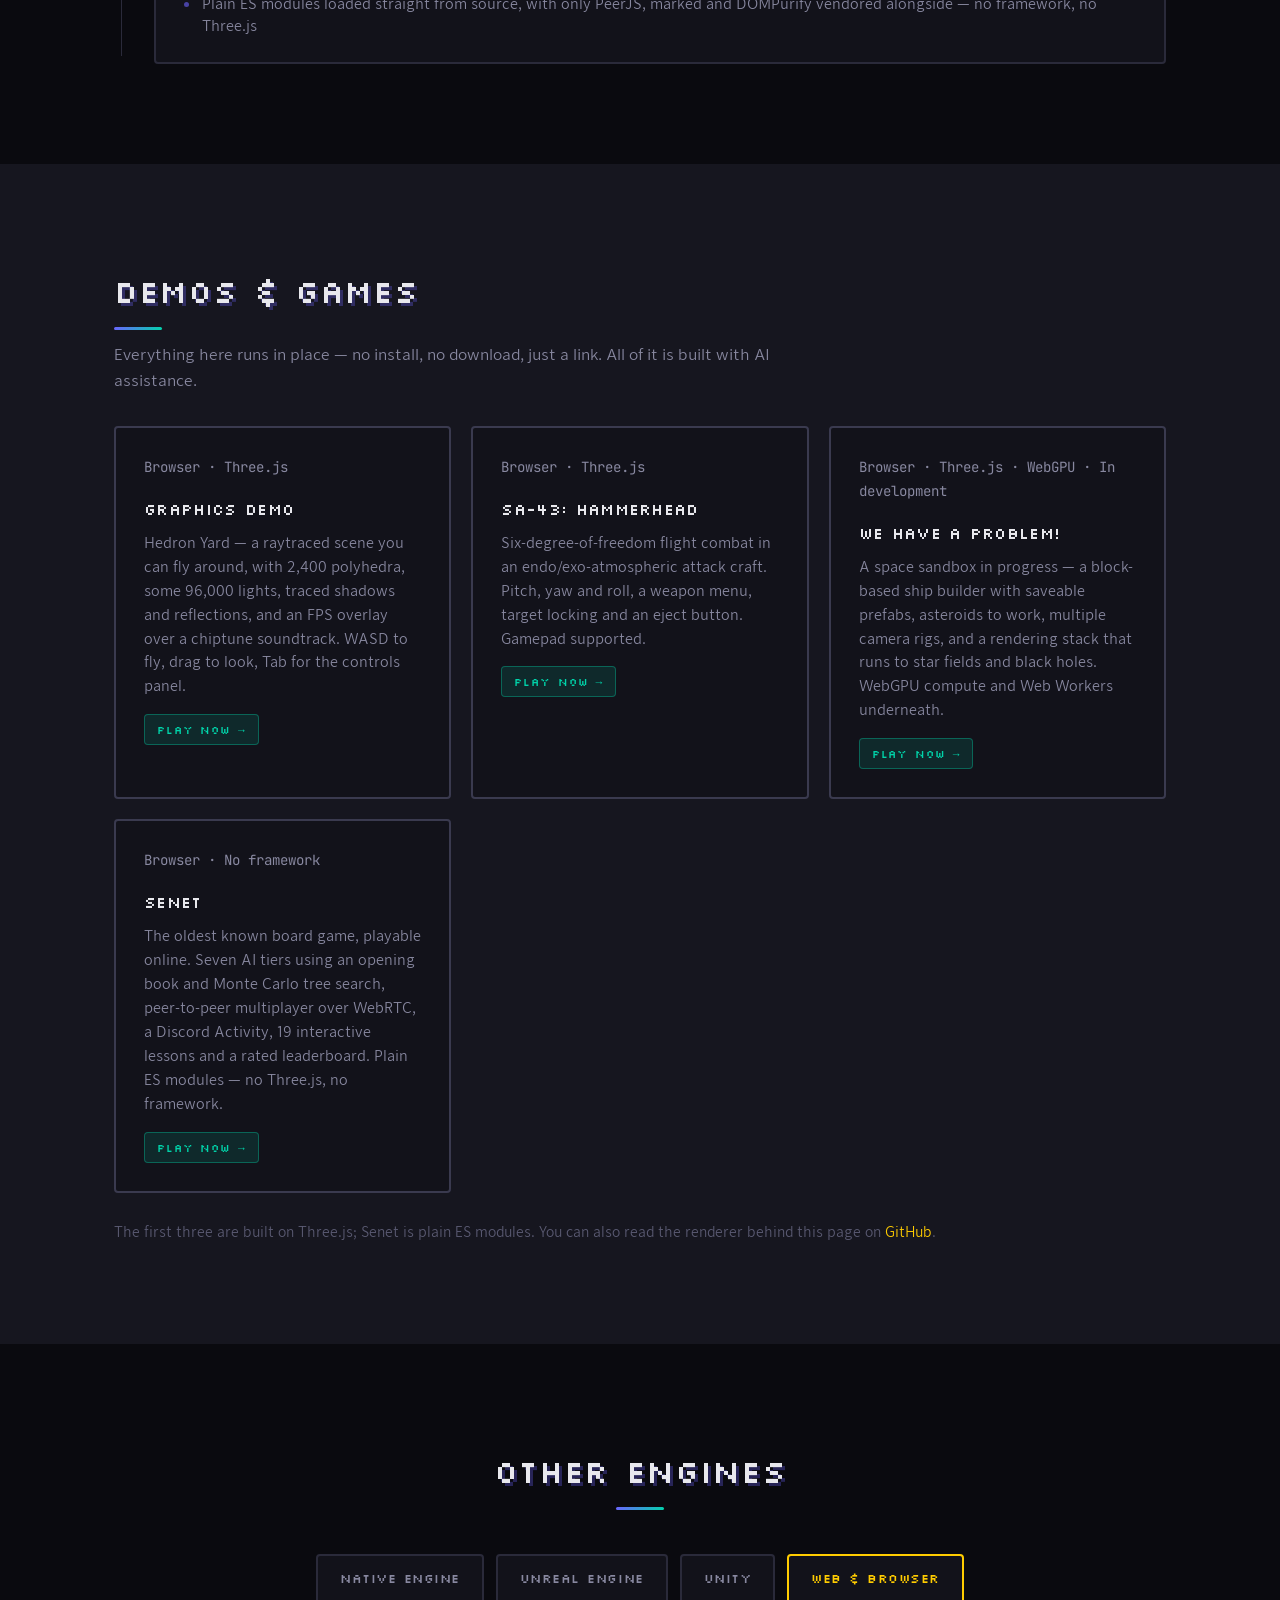
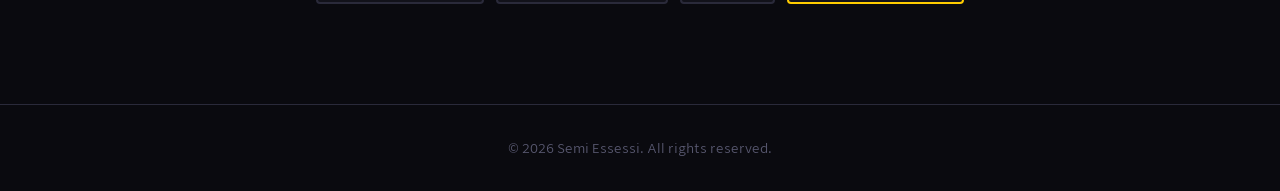
<file: web/index.html>
<!DOCTYPE html>
<html lang="en">
<head>
  <meta charset="UTF-8">
  <meta name="viewport" content="width=device-width, initial-scale=1.0">
  <title>Web &amp; Browser Experience &mdash; Sem Essessi</title>
  <meta name="description" content="Web and browser work: real-time 3D and games that run from a link &mdash; WebGL and GLSL, Three.js, WebGPU compute, Web Workers, peer-to-peer multiplayer over WebRTC, and the raytraced background on this page.">
  <link rel="preconnect" href="https://fonts.googleapis.com">
  <link rel="preconnect" href="https://fonts.gstatic.com" crossorigin>
  <link href="https://fonts.googleapis.com/css2?family=JetBrains+Mono:wght@400;500&family=Silkscreen&display=swap" rel="stylesheet">
  <link rel="stylesheet" href="../style.css">
  <style>@font-face{font-family:'Upheaval';src:url('../assets/upheavtt.ttf') format('truetype');font-display:swap;}</style>
</head>
<body class="page-web">

  <nav class="nav" id="nav">
    <div class="nav-inner">
      <a href="../index.html" class="nav-logo">SE</a>
      <div class="nav-links">
        <a href="../index.html">CV</a>
        <a href="../native-engine/">Native</a>
        <a href="../unreal/">Unreal</a>
        <a href="../unity/">Unity</a>
        <a href="../web/">Web</a>
      </div>
      <button class="nav-toggle" id="nav-toggle" aria-label="Toggle menu">
        <span></span><span></span><span></span>
      </button>
    </div>
  </nav>

  <header class="page-hero">
    <div class="page-hero-bg">
      <canvas id="hero-canvas"></canvas>
    </div>
    <div class="container">
      <div class="page-hero-card">
        <a href="../index.html" class="breadcrumb">&larr; Back to CV</a>
        <p class="page-eyebrow">Engine Experience</p>
        <h1 class="page-title">Web &amp; Browser</h1>
        <p class="page-lede">Games and real-time 3D that run from a link. Three.js sits on top of WebGL, and WebGL is graphics programming &mdash; which is where I have spent most of the last three decades. Four things are live right now: the raytraced surface behind this text, a scene you can fly around, a 6DOF flight combat game, and Senet with AI opponents and peer-to-peer multiplayer. All four are AI-assisted builds, and there is a breakdown of each below.</p>
        <div class="page-hero-actions">
          <a href="#demos" class="btn btn-primary">Play Them</a>
          <a href="#live" class="btn btn-accent">How They Work</a>
        </div>
      </div>
    </div>
  </header>

  <section class="section">
    <div class="container">
      <div class="fact-grid">
        <div class="stat-card">
          <span class="stat-number">WebGL</span>
          <span class="stat-label">Live On This Page</span>
        </div>
        <div class="stat-card">
          <span class="stat-number">WebRTC</span>
          <span class="stat-label">Peer-To-Peer Multiplayer</span>
        </div>
        <div class="stat-card">
          <span class="stat-number">4</span>
          <span class="stat-label">Playable In Browser</span>
        </div>
        <div class="stat-card">
          <span class="stat-number">0</span>
          <span class="stat-label">Installs Required</span>
        </div>
      </div>

      <h2 class="section-title">What I Bring To It</h2>
      <div class="card-grid">

        <div class="project-card">
          <div class="project-icon">&#127760;</div>
          <h3>The Layer Underneath</h3>
          <p>Three.js is a friendly wrapper over WebGL. Buffers, framebuffers, texture state, draw calls and the GL state machine are the level I actually work at &mdash; so when the abstraction leaks, or a project needs something outside what it exposes, that is not a wall.</p>
          <div class="project-tags">
            <span>WebGL</span><span>WebGPU</span><span>OpenGL</span><span>State Machine</span>
          </div>
        </div>

        <div class="project-card">
          <div class="project-icon">&#127912;</div>
          <h3>Shader Authoring</h3>
          <p>GLSL and HLSL written regularly for years across engines and platforms. Custom materials, raymarching, procedural texturing and full post-processing chains rather than parameter tweaking.</p>
          <div class="project-tags">
            <span>GLSL</span><span>HLSL</span><span>Raymarching</span><span>Post FX</span>
          </div>
        </div>

        <div class="project-card">
          <div class="project-icon">&#128207;</div>
          <h3>Graphics Maths</h3>
          <p>Mathematics and physics are the hobby as well as the job &mdash; implicit surfaces, root finding, analytic normals, projections and numerical methods. The pieces of 3D that are maths problems wearing a rendering costume.</p>
          <div class="project-tags">
            <span>Maths</span><span>Implicit Surfaces</span><span>Numerics</span>
          </div>
        </div>

        <div class="project-card">
          <div class="project-icon">&#9889;</div>
          <h3>Browser Performance</h3>
          <p>The browser is a constrained target: one main thread, integrated GPUs, wildly varying device pixel ratios. Heavy work goes off that thread into Web Workers, or onto the GPU as WebGPU compute where it fits. Same optimisation discipline as console work &mdash; measure, budget, cut.</p>
          <div class="project-tags">
            <span>Web Workers</span><span>WebGPU</span><span>DPR Scaling</span><span>Frame Budget</span>
          </div>
        </div>

        <div class="project-card">
          <div class="project-icon">&#128241;</div>
          <h3>Reach</h3>
          <p>No install, no store, no certification &mdash; a link. Useful for demos, tools and visualisation, and a natural fit alongside the mobile and cross-platform delivery already in the CV.</p>
          <div class="project-tags">
            <span>JavaScript</span><span>Cross-platform</span><span>Mobile Web</span>
          </div>
        </div>

        <div class="project-card">
          <div class="project-icon">&#128302;</div>
          <h3>Visualisation</h3>
          <p>Astronomical and scientific visualisation from Star Chart and Known Space, and creative tooling from Mischief and NUKE &mdash; the same problems, in a canvas element.</p>
          <div class="project-tags">
            <span>Dataviz</span><span>Astronomy</span><span>Creative Tools</span>
          </div>
        </div>

      </div>
    </div>
  </section>

  <section class="section section-alt" id="live">
    <div class="container">
      <h2 class="section-title">This Page</h2>
      <p class="section-lede">The background above is not a video or a library demo. It is a raytracer in GLSL and plain WebGL, with no dependencies, rendering a Chmutov sextic surface in real time &mdash; a port of my earlier work, done with AI assistance. Here is what happens every frame.</p>
      <div class="timeline">

        <div class="timeline-item">
          <div class="timeline-marker current"></div>
          <div class="timeline-content">
            <div class="timeline-header">
              <div>
                <h3>1. Ray Marching an Implicit Surface</h3>
                <p class="timeline-company">Scene pass</p>
              </div>
              <span class="timeline-date">GLSL</span>
            </div>
            <ul class="timeline-details">
              <li>The surface is the Chmutov sextic &mdash; the zero isosurface of the scalar field T<sub>6</sub>(x) + T<sub>6</sub>(y) + T<sub>6</sub>(z), where T<sub>6</sub> is the sixth Chebyshev polynomial of the first kind. There is no mesh, no vertices and no geometry to load</li>
              <li>A bounding box slab test skips empty space, then 80 fixed steps sample the field looking for a sign change. It is not a distance field, so a crossing is bracketed rather than sphere traced, then refined by 8 iterations of bisection</li>
              <li>Normals come from central differences of the field &mdash; its gradient at the hit point &mdash; shaded with two lights, Blinn-Phong specular, Fresnel and distance fog</li>
            </ul>
          </div>
        </div>

        <div class="timeline-item">
          <div class="timeline-marker"></div>
          <div class="timeline-content">
            <div class="timeline-header">
              <div>
                <h3>2. Procedural Texturing</h3>
                <p class="timeline-company">Scene pass</p>
              </div>
              <span class="timeline-date">GLSL</span>
            </div>
            <ul class="timeline-details">
              <li>Spherical UVs feed a hash-driven procedural texture &mdash; a grid, flickering offset squares and eight layers of animated bars</li>
              <li>Every element is generated in the shader from a hash function, so there are no texture assets to download</li>
            </ul>
          </div>
        </div>

        <div class="timeline-item">
          <div class="timeline-marker"></div>
          <div class="timeline-content">
            <div class="timeline-header">
              <div>
                <h3>3. Bloom Chain</h3>
                <p class="timeline-company">Post-processing</p>
              </div>
              <span class="timeline-date">5 passes</span>
            </div>
            <ul class="timeline-details">
              <li>The scene renders at half brightness into a framebuffer to keep headroom in an 8-bit target</li>
              <li>A luminance bright-pass at half resolution, then two iterations of a separable 9-tap Gaussian blur &mdash; four passes for a wide, soft glow</li>
            </ul>
          </div>
        </div>

        <div class="timeline-item">
          <div class="timeline-marker"></div>
          <div class="timeline-content">
            <div class="timeline-header">
              <div>
                <h3>4. Composite &amp; Tonemap</h3>
                <p class="timeline-company">Final pass</p>
              </div>
              <span class="timeline-date">To screen</span>
            </div>
            <ul class="timeline-details">
              <li>Scene and bloom are combined, vignetted, tonemapped and gamma corrected on the way to the default framebuffer</li>
              <li>Device pixel ratio is capped and an IntersectionObserver stops the whole chain when the canvas scrolls off screen &mdash; it costs nothing when you cannot see it</li>
              <li><a href="https://github.com/semiessessi/cv/blob/main/script.js" target="_blank" rel="noopener">Read the source</a></li>
            </ul>
          </div>
        </div>

      </div>
    </div>
  </section>

  <section class="section" id="breakdowns">
    <div class="container">
      <h2 class="section-title">The Other Four</h2>
      <p class="section-lede">What is actually running in each of the playable projects below. Like the background above, all four are AI-assisted builds.</p>
      <div class="timeline">

        <div class="timeline-item">
          <div class="timeline-marker current"></div>
          <div class="timeline-content">
            <div class="timeline-header">
              <div>
                <h3>Hedron Yard</h3>
                <p class="timeline-company">d1.redmarmosetstudios.com</p>
              </div>
              <span class="timeline-date">Three.js</span>
            </div>
            <ul class="timeline-details">
              <li>A raytraced scene you fly around &mdash; 2,400 polyhedra lit by roughly 96,000 lights, 40 to an object, with WASD to fly, drag to look and Tab for the controls panel</li>
              <li>Shadows and reflections are traced, not faked: no shadow maps, no reflection probes. Each object carries its own lists &mdash; up to 32 lights bathing it, 16 of those casting shadows, and 26 reflection neighbours for the polished, low-roughness materials</li>
              <li>The scene is built in parallel across Web Workers, one per core up to eight, so the packing and light assignment never block the main thread</li>
              <li>An orbit-camera toggle and a live stats overlay sit on top of the scene</li>
              <li>A chiptune soundtrack with a real transport &mdash; play and pause, scrubbing, volume, mute and per-track notes</li>
              <li>Ships as a bundled ES module build: one page, no install, no store</li>
            </ul>
          </div>
        </div>

        <div class="timeline-item">
          <div class="timeline-marker"></div>
          <div class="timeline-content">
            <div class="timeline-header">
              <div>
                <h3>SA-43: Hammerhead</h3>
                <p class="timeline-company">d2.redmarmosetstudios.com</p>
              </div>
              <span class="timeline-date">Three.js</span>
            </div>
            <ul class="timeline-details">
              <li>Six-degree-of-freedom flight in an endo/exo-atmospheric attack craft &mdash; pitch, yaw and roll rather than a fixed horizon</li>
              <li>A weapon menu, target locking and an eject button, with gamepad support alongside mouse and keyboard</li>
              <li>Peer-to-peer networking over WebRTC, so sessions connect browser to browser instead of through a game server</li>
              <li>Stats overlay and credits screen in-page; bundled ES modules, nothing to download</li>
            </ul>
          </div>
        </div>

        <div class="timeline-item">
          <div class="timeline-marker"></div>
          <div class="timeline-content">
            <div class="timeline-header">
              <div>
                <h3>We Have A Problem!</h3>
                <p class="timeline-company">whap.redmarmosetstudios.com</p>
              </div>
              <span class="timeline-date">WebGPU</span>
            </div>
            <ul class="timeline-details">
              <li>A space sandbox in progress &mdash; a block-based ship builder with saveable prefabs, asteroids to work, multiple camera rigs, and a rendering stack that runs to star fields and black holes</li>
              <li>WebGPU does the compute: adapter and limits are probed at startup, WGSL compute pipelines are dispatched for the heavy passes, and there is a fallback path for browsers without it</li>
              <li>Web Workers carry the rest off the main thread &mdash; chunk meshing, ship meshing, surface field evaluation, texture packing and saving each run in their own worker</li>
            </ul>
          </div>
        </div>

        <div class="timeline-item">
          <div class="timeline-marker"></div>
          <div class="timeline-content">
            <div class="timeline-header">
              <div>
                <h3>Senet</h3>
                <p class="timeline-company">senet.redmarmosetstudios.com</p>
              </div>
              <span class="timeline-date">No framework</span>
            </div>
            <ul class="timeline-details">
              <li>The oldest known board game, around 3500 BCE &mdash; against the AI, hot-seat, or online with friends, across two rule reconstructions</li>
              <li>Seven AI tiers built on an opening book and Monte Carlo tree search, so the difficulty ladder is search depth rather than cheating</li>
              <li>Peer-to-peer multiplayer over WebRTC, with no game server in the middle</li>
              <li>Lessons, puzzles and a rated leaderboard, and it also runs as a Discord Activity</li>
              <li>Plain ES modules loaded straight from source, with only PeerJS, marked and DOMPurify vendored alongside &mdash; no framework, no Three.js</li>
            </ul>
          </div>
        </div>

      </div>
    </div>
  </section>

  <section class="section section-alt" id="demos">
    <div class="container">
      <h2 class="section-title">Demos &amp; Games</h2>
      <p class="section-lede">Everything here runs in place &mdash; no install, no download, just a link. All of it is built with AI assistance.</p>
      <div class="demo-grid">

        <a class="demo-card available" href="https://d1.redmarmosetstudios.com" target="_blank" rel="noopener">
          <p class="demo-meta">Browser &middot; Three.js</p>
          <h3>Graphics Demo</h3>
          <p>Hedron Yard &mdash; a raytraced scene you can fly around, with 2,400 polyhedra, some 96,000 lights, traced shadows and reflections, and an FPS overlay over a chiptune soundtrack. WASD to fly, drag to look, Tab for the controls panel.</p>
          <span class="demo-badge ready">Play now &rarr;</span>
        </a>

        <a class="demo-card available" href="https://d2.redmarmosetstudios.com" target="_blank" rel="noopener">
          <p class="demo-meta">Browser &middot; Three.js</p>
          <h3>SA-43: Hammerhead</h3>
          <p>Six-degree-of-freedom flight combat in an endo/exo-atmospheric attack craft. Pitch, yaw and roll, a weapon menu, target locking and an eject button. Gamepad supported.</p>
          <span class="demo-badge ready">Play now &rarr;</span>
        </a>

        <a class="demo-card available" href="https://whap.redmarmosetstudios.com" target="_blank" rel="noopener">
          <p class="demo-meta">Browser &middot; Three.js &middot; WebGPU &middot; In development</p>
          <h3>We Have A Problem!</h3>
          <p>A space sandbox in progress &mdash; a block-based ship builder with saveable prefabs, asteroids to work, multiple camera rigs, and a rendering stack that runs to star fields and black holes. WebGPU compute and Web Workers underneath.</p>
          <span class="demo-badge ready">Play now &rarr;</span>
        </a>

        <a class="demo-card available" href="https://senet.redmarmosetstudios.com" target="_blank" rel="noopener">
          <p class="demo-meta">Browser &middot; No framework</p>
          <h3>Senet</h3>
          <p>The oldest known board game, playable online. Seven AI tiers using an opening book and Monte Carlo tree search, peer-to-peer multiplayer over WebRTC, a Discord Activity, 19 interactive lessons and a rated leaderboard. Plain ES modules &mdash; no Three.js, no framework.</p>
          <span class="demo-badge ready">Play now &rarr;</span>
        </a>

      </div>
      <p class="demo-note">The first three are built on Three.js; Senet is plain ES modules. You can also read the renderer behind this page on <a href="https://github.com/semiessessi/cv/blob/main/script.js" target="_blank" rel="noopener">GitHub</a>.</p>
    </div>
  </section>

  <section class="section engine-outro">
    <div class="container">
      <h2 class="section-title">Other Engines</h2>
      <nav class="engine-nav">
        <a href="../native-engine/">Native Engine</a>
        <a href="../unreal/">Unreal Engine</a>
        <a href="../unity/">Unity</a>
        <a href="../web/" aria-current="page">Web &amp; Browser</a>
      </nav>
    </div>
  </section>

  <footer class="footer">
    <div class="container">
      <p>&copy; 2026 Semi Essessi. All rights reserved.</p>
    </div>
  </footer>

  <script src="../script.js"></script>
</body>
</html>
</file>
<file: style.css>
/* ========================================
   CV Website — Semi Essessi
   ======================================== */

/* Nebula Sans — self-hosted, SIL Open Font License 1.1.
   Licence in assets/fonts/NebulaSans-OFL.txt. */
@font-face {
  font-family: 'Nebula Sans';
  font-style: normal;
  font-weight: 300;
  font-display: swap;
  src: url('assets/fonts/nebula-sans-300.woff2') format('woff2');
}

@font-face {
  font-family: 'Nebula Sans';
  font-style: normal;
  font-weight: 400;
  font-display: swap;
  src: url('assets/fonts/nebula-sans-400.woff2') format('woff2');
}

@font-face {
  font-family: 'Nebula Sans';
  font-style: normal;
  font-weight: 500;
  font-display: swap;
  src: url('assets/fonts/nebula-sans-500.woff2') format('woff2');
}

@font-face {
  font-family: 'Nebula Sans';
  font-style: normal;
  font-weight: 600;
  font-display: swap;
  src: url('assets/fonts/nebula-sans-600.woff2') format('woff2');
}

@font-face {
  font-family: 'Nebula Sans';
  font-style: normal;
  font-weight: 700;
  font-display: swap;
  src: url('assets/fonts/nebula-sans-700.woff2') format('woff2');
}

*,
*::before,
*::after {
  margin: 0;
  padding: 0;
  box-sizing: border-box;
}

:root {
  --bg: #0a0a0f;
  --bg-card: #12121a;
  --bg-card-hover: #1a1a26;
  --surface: #16161f;
  --border: #2a2a3a;
  --border-light: #3a3a4f;
  --text: #e8e8ed;
  --text-muted: #8888a0;
  --text-dim: #5a5a72;
  --accent: #6c63ff;
  --accent-glow: #6c63ff40;
  --accent-bright: #8b83ff;
  --accent-secondary: #00d4aa;
  --accent-warm: #ff6b6b;
  --gradient-accent: linear-gradient(135deg, #6c63ff, #00d4aa);
  --font: 'Nebula Sans', -apple-system, BlinkMacSystemFont, 'Segoe UI', sans-serif;
  --font-mono: 'JetBrains Mono', 'Fira Code', monospace;
  --font-pixel: 'Silkscreen', 'Upheaval', 'Press Start 2P', monospace;
  --radius: 12px;
  --radius-sm: 8px;
  --radius-pixel: 4px;
  --transition: 0.3s cubic-bezier(0.4, 0, 0.2, 1);
}

html {
  scroll-behavior: smooth;
  scroll-padding-top: 80px;
}

body {
  font-family: var(--font);
  background: var(--bg);
  color: var(--text);
  line-height: 1.7;
  -webkit-font-smoothing: antialiased;
  overflow-x: hidden;
}

a {
  color: inherit;
  text-decoration: none;
}

ul {
  list-style: none;
}

/* Pixel art utilities */
.pixel-img {
  image-rendering: pixelated;
  image-rendering: -moz-crisp-edges;
  image-rendering: crisp-edges;
}

.section-sprite {
  width: 48px;
  height: 48px;
  vertical-align: middle;
  margin-left: 12px;
}

.container {
  max-width: 1100px;
  margin: 0 auto;
  padding: 0 24px;
}

/* ========================================
   Navigation
   ======================================== */

.nav {
  position: fixed;
  top: 0;
  left: 0;
  right: 0;
  z-index: 100;
  background: rgba(10, 10, 15, 0.8);
  backdrop-filter: blur(20px);
  -webkit-backdrop-filter: blur(20px);
  border-bottom: 1px solid transparent;
  transition: var(--transition);
}

.nav.scrolled {
  border-bottom-color: var(--border);
}

.nav-inner {
  max-width: 1100px;
  margin: 0 auto;
  padding: 0 24px;
  height: 64px;
  display: flex;
  align-items: center;
  justify-content: space-between;
}

.nav-logo {
  font-family: var(--font-mono);
  font-weight: 700;
  font-size: 1.25rem;
  background: var(--gradient-accent);
  -webkit-background-clip: text;
  background-clip: text;
  -webkit-text-fill-color: transparent;
  letter-spacing: -0.02em;
}

.nav-links {
  display: flex;
  gap: 32px;
}

.nav-links a {
  font-family: var(--font-pixel);
  font-size: 0.8rem;
  font-weight: 500;
  color: var(--text-muted);
  transition: color var(--transition);
  position: relative;
  letter-spacing: 0.04em;
}

.nav-links a::after {
  content: '';
  position: absolute;
  bottom: -4px;
  left: 0;
  width: 0;
  height: 2px;
  background: var(--accent);
  transition: width var(--transition);
}

.nav-links a:hover {
  color: var(--text);
}

.nav-links a:hover::after {
  width: 100%;
}

.nav-toggle {
  display: none;
  flex-direction: column;
  gap: 5px;
  background: none;
  border: none;
  cursor: pointer;
  padding: 4px;
}

.nav-toggle span {
  display: block;
  width: 24px;
  height: 2px;
  background: var(--text);
  transition: var(--transition);
}

/* ========================================
   Hero
   ======================================== */

.hero {
  position: relative;
  min-height: 100vh;
  display: flex;
  align-items: center;
  justify-content: center;
  overflow: hidden;
}

.hero-bg {
  position: absolute;
  inset: 0;
  z-index: 0;
}

.hero-bg canvas {
  width: 100%;
  height: 100%;
  display: block;
}

.hero-content {
  position: relative;
  z-index: 1;
  text-align: center;
  padding: 48px 48px 40px;
  max-width: 800px;
  background: rgba(10, 10, 15, 0.65);
  backdrop-filter: blur(18px);
  -webkit-backdrop-filter: blur(18px);
  border: 1px solid rgba(108, 99, 255, 0.12);
  border-radius: var(--radius);
  box-shadow: 0 0 60px rgba(108, 99, 255, 0.06),
              inset 0 0 40px rgba(10, 10, 15, 0.3);
}

.hero-greeting {
  font-family: var(--font-mono);
  font-size: 0.95rem;
  color: var(--accent);
  margin-bottom: 12px;
  letter-spacing: 0.08em;
}

.hero-name {
  font-family: 'Upheaval', var(--font-pixel);
  font-size: clamp(2.8rem, 8vw, 5rem);
  font-weight: 400;
  letter-spacing: 0.02em;
  line-height: 1.1;
  margin-bottom: 16px;
  background: linear-gradient(135deg, #fff 0%, #c8c8d8 100%);
  -webkit-background-clip: text;
  background-clip: text;
  -webkit-text-fill-color: transparent;
  text-shadow: none;
}

.hero-title {
  font-size: clamp(1.1rem, 3vw, 1.5rem);
  color: var(--text-muted);
  font-weight: 400;
  margin-bottom: 20px;
}

.hero-subtitle {
  font-size: 1rem;
  color: var(--text);
  max-width: 560px;
  margin: 0 auto 36px;
  line-height: 1.7;
}

.hero-actions {
  display: flex;
  gap: 16px;
  justify-content: center;
  flex-wrap: wrap;
}

.btn {
  display: inline-flex;
  align-items: center;
  gap: 8px;
  padding: 12px 28px;
  border-radius: 50px;
  font-size: 0.9rem;
  font-weight: 600;
  transition: all var(--transition);
  cursor: pointer;
  border: none;
}

.btn-primary {
  background: var(--accent);
  color: #fff;
  box-shadow: 0 4px 24px var(--accent-glow);
}

.btn-primary:hover {
  background: var(--accent-bright);
  transform: translateY(-2px);
  box-shadow: 0 8px 32px var(--accent-glow);
}

.btn-outline {
  background: transparent;
  color: var(--text);
  border: 1px solid var(--border-light);
}

.btn-outline:hover {
  border-color: var(--accent);
  color: var(--accent-bright);
  transform: translateY(-2px);
}

.hero-scroll {
  position: absolute;
  bottom: 40px;
  left: 50%;
  transform: translateX(-50%);
  display: flex;
  flex-direction: column;
  align-items: center;
  gap: 8px;
  z-index: 1;
}

.hero-scroll span {
  font-family: var(--font-pixel);
  font-size: 0.85rem;
  font-weight: 400;
  text-transform: uppercase;
  letter-spacing: 0.2em;
  color: var(--text);
  text-shadow: 0 0 8px rgba(108,99,255,0.5);
}

.hero-scroll-line {
  width: 2px;
  height: 40px;
  background: linear-gradient(to bottom, var(--accent-bright), transparent);
  animation: scrollPulse 2s ease-in-out infinite;
}

@keyframes scrollPulse {
  0%, 100% { opacity: 1; transform: scaleY(1); }
  50% { opacity: 0.4; transform: scaleY(0.6); }
}

/* ========================================
   Sections
   ======================================== */

.section {
  padding: 100px 0;
}

.section-title {
  font-family: var(--font-pixel);
  font-size: 2rem;
  font-weight: 400;
  letter-spacing: 0.02em;
  margin-bottom: 56px;
  position: relative;
  display: inline-flex;
  align-items: center;
  text-shadow: 3px 3px 0px rgba(108, 99, 255, 0.3);
}

.section-title::after {
  content: '';
  position: absolute;
  bottom: -12px;
  left: 0;
  width: 48px;
  height: 3px;
  background: var(--gradient-accent);
  border-radius: 2px;
}

/* ========================================
   About
   ======================================== */

.about-grid {
  display: grid;
  grid-template-columns: 1fr 1fr;
  gap: 64px;
  align-items: start;
}

.about-text p {
  color: var(--text-muted);
  margin-bottom: 16px;
  font-size: 0.95rem;
}

.about-text p:last-child {
  margin-bottom: 0;
}

.about-stats {
  display: grid;
  grid-template-columns: 1fr 1fr;
  gap: 16px;
}

.stat-card {
  background: var(--bg-card);
  border: 3px solid var(--border);
  border-radius: var(--radius-pixel);
  padding: 28px 24px;
  text-align: center;
  transition: all var(--transition);
  box-shadow: inset 0 0 0 1px rgba(108, 99, 255, 0.08);
}

.stat-card:hover {
  border-color: var(--accent);
  transform: translateY(-4px);
  box-shadow: 0 8px 32px rgba(108, 99, 255, 0.15),
              inset 0 0 0 1px rgba(108, 99, 255, 0.2);
}

.stat-number {
  display: block;
  font-family: 'Upheaval', var(--font-pixel);
  font-size: 2.2rem;
  font-weight: 400;
  background: var(--gradient-accent);
  -webkit-background-clip: text;
  background-clip: text;
  -webkit-text-fill-color: transparent;
  margin-bottom: 4px;
  text-shadow: none;
}

.stat-label {
  font-size: 0.8rem;
  color: var(--text-dim);
  text-transform: uppercase;
  letter-spacing: 0.06em;
}

/* ========================================
   Timeline / Experience
   ======================================== */

.experience {
  background: var(--surface);
}

.timeline {
  position: relative;
  padding-left: 40px;
}

.timeline::before {
  content: '';
  position: absolute;
  left: 7px;
  top: 8px;
  bottom: 8px;
  width: 1px;
  background: var(--border);
}

.timeline-item {
  position: relative;
  padding-bottom: 40px;
  opacity: 0;
  transform: translateY(20px);
  animation: fadeInUp 0.5s ease forwards;
}

.timeline-item:last-child {
  padding-bottom: 0;
}

.timeline-marker {
  position: absolute;
  left: -40px;
  top: 6px;
  width: 15px;
  height: 15px;
  border-radius: 50%;
  background: var(--bg);
  border: 2px solid var(--border-light);
  transition: all var(--transition);
  z-index: 1;
}

.timeline-marker.current {
  border-color: var(--accent);
  background: var(--accent);
  box-shadow: 0 0 12px var(--accent-glow);
}

.timeline-item:hover .timeline-marker {
  border-color: var(--accent);
  box-shadow: 0 0 12px var(--accent-glow);
}

.timeline-content {
  background: var(--bg-card);
  border: 2px solid var(--border);
  border-radius: var(--radius-pixel);
  padding: 24px 28px;
  transition: all var(--transition);
}

.timeline-content:hover {
  border-color: var(--border-light);
  background: var(--bg-card-hover);
}

.timeline-header {
  display: flex;
  justify-content: space-between;
  align-items: flex-start;
  gap: 16px;
  margin-bottom: 12px;
}


.timeline-header h3 {
  font-family: var(--font-pixel);
  font-size: 1rem;
  font-weight: 400;
  color: var(--text);
  letter-spacing: 0.01em;
}

.timeline-company {
  font-size: 0.9rem;
  color: var(--accent);
  font-weight: 500;
  margin-top: 2px;
}

.timeline-date {
  font-family: var(--font-mono);
  font-size: 0.78rem;
  color: var(--text-dim);
  white-space: nowrap;
  flex-shrink: 0;
  padding-top: 2px;
}

.timeline-details {
  margin-top: 8px;
}

.timeline-details li {
  position: relative;
  padding-left: 18px;
  color: var(--text-muted);
  font-size: 0.88rem;
  margin-bottom: 6px;
  line-height: 1.6;
}

.timeline-details li::before {
  content: '';
  position: absolute;
  left: 0;
  top: 9px;
  width: 5px;
  height: 5px;
  border-radius: 50%;
  background: var(--accent);
  opacity: 0.6;
}

.timeline-details li:last-child {
  margin-bottom: 0;
}

@keyframes fadeInUp {
  to {
    opacity: 1;
    transform: translateY(0);
  }
}

/* Stagger animation */
.timeline-item:nth-child(1) { animation-delay: 0.05s; }
.timeline-item:nth-child(2) { animation-delay: 0.1s; }
.timeline-item:nth-child(3) { animation-delay: 0.15s; }
.timeline-item:nth-child(4) { animation-delay: 0.2s; }
.timeline-item:nth-child(5) { animation-delay: 0.25s; }
.timeline-item:nth-child(6) { animation-delay: 0.3s; }
.timeline-item:nth-child(7) { animation-delay: 0.35s; }
.timeline-item:nth-child(8) { animation-delay: 0.4s; }
.timeline-item:nth-child(9) { animation-delay: 0.45s; }
.timeline-item:nth-child(10) { animation-delay: 0.5s; }
.timeline-item:nth-child(11) { animation-delay: 0.55s; }
.timeline-item:nth-child(12) { animation-delay: 0.6s; }
.timeline-item:nth-child(13) { animation-delay: 0.65s; }
.timeline-item:nth-child(14) { animation-delay: 0.7s; }
.timeline-item:nth-child(15) { animation-delay: 0.75s; }

/* ========================================
   Projects
   ======================================== */

.projects-grid {
  display: grid;
  grid-template-columns: repeat(4, 1fr);
  gap: 20px;
}

.project-card {
  background: var(--bg-card);
  border: 2px solid var(--border);
  border-radius: var(--radius-pixel);
  padding: 28px;
  transition: all var(--transition);
  position: relative;
  overflow: hidden;
}

.project-card::before {
  content: '';
  position: absolute;
  top: 0;
  left: 0;
  right: 0;
  height: 2px;
  background: var(--gradient-accent);
  opacity: 0;
  transition: opacity var(--transition);
}

.project-card:hover {
  border-color: var(--border-light);
  transform: translateY(-4px);
  box-shadow: 0 12px 40px rgba(0, 0, 0, 0.3);
}

.project-card:hover::before {
  opacity: 1;
}

.project-icon {
  font-size: 1.8rem;
  margin-bottom: 16px;
}

.project-card h3 {
  font-family: var(--font-pixel);
  font-size: 1.1rem;
  font-weight: 400;
  margin-bottom: 6px;
  letter-spacing: 0.02em;
  transition: color var(--transition);
}

a.project-card:hover h3 {
  color: var(--page-accent, var(--accent));
}

.project-meta {
  font-size: 0.8rem;
  color: var(--text-dim);
  margin-bottom: 12px;
}

.project-card > p:not(.project-meta) {
  color: var(--text-muted);
  font-size: 0.88rem;
  margin-bottom: 16px;
  line-height: 1.6;
}

.project-tags {
  display: flex;
  flex-wrap: wrap;
  gap: 6px;
}

.project-tags span {
  font-size: 0.72rem;
  padding: 4px 10px;
  background: rgba(108, 99, 255, 0.15);
  color: var(--accent-bright);
  border: 1px solid rgba(108, 99, 255, 0.25);
  border-radius: var(--radius-pixel);
  font-weight: 500;
}

/* ========================================
   Skills
   ======================================== */

.skills {
  background: var(--surface);
}

.skills-grid {
  display: grid;
  grid-template-columns: 1fr 1fr;
  gap: 40px;
}

.skill-group h3 {
  font-family: var(--font-pixel);
  font-size: 0.85rem;
  text-transform: uppercase;
  letter-spacing: 0.08em;
  color: var(--text-dim);
  margin-bottom: 16px;
  font-weight: 400;
}

.skill-tags {
  display: flex;
  flex-wrap: wrap;
  gap: 8px;
}

.skill-tag {
  font-size: 0.82rem;
  padding: 8px 16px;
  background: var(--bg-card);
  border: 2px solid var(--border);
  border-radius: var(--radius-pixel);
  color: var(--text-muted);
  font-weight: 500;
  transition: all var(--transition);
}

.skill-tag:hover {
  border-color: #ffcc00;
  color: #fff;
  background: rgba(255, 204, 0, 0.12);
  transform: translateY(-2px);
  box-shadow: 0 0 12px rgba(255, 204, 0, 0.2);
}

.skill-tag.primary {
  background: rgba(108, 99, 255, 0.15);
  border-color: rgba(108, 99, 255, 0.4);
  color: var(--accent-bright);
  box-shadow: 0 0 8px rgba(108, 99, 255, 0.1);
}

/* ========================================
   Publications
   ======================================== */

.publications-list {
  max-width: 700px;
}

.publication-card {
  background: var(--bg-card);
  border: 2px solid var(--border);
  border-radius: var(--radius-pixel);
  padding: 28px;
  transition: all var(--transition);
}

.publication-card:hover {
  border-color: var(--border-light);
}

.publication-date {
  font-family: var(--font-mono);
  font-size: 0.78rem;
  color: var(--accent);
}

.publication-card h3 {
  font-family: var(--font-pixel);
  font-size: 1.05rem;
  font-weight: 400;
  margin: 8px 0;
}

.publication-card p {
  color: var(--text-muted);
  font-size: 0.88rem;
}

/* ========================================
   Contact
   ======================================== */

.contact {
  background: var(--surface);
  text-align: center;
}

.contact .section-title::after {
  left: 50%;
  transform: translateX(-50%);
}

.contact-text {
  color: var(--text-muted);
  font-size: 1.05rem;
  margin-bottom: 40px;
}

.contact-links {
  display: flex;
  gap: 16px;
  justify-content: center;
  flex-wrap: wrap;
}

.contact-card {
  display: flex;
  align-items: center;
  gap: 12px;
  background: var(--bg-card);
  border: 2px solid var(--border);
  border-radius: var(--radius-pixel);
  padding: 16px 28px;
  transition: all var(--transition);
  font-family: var(--font-pixel);
  font-weight: 500;
}

.contact-card:hover {
  border-color: var(--accent);
  transform: translateY(-2px);
  box-shadow: 0 8px 32px rgba(108, 99, 255, 0.1);
}

.contact-icon {
  width: 22px;
  height: 22px;
  color: var(--accent);
}

/* ========================================
   Footer
   ======================================== */

.footer {
  padding: 32px 0;
  text-align: center;
  border-top: 1px solid var(--border);
}

.footer p {
  font-size: 0.82rem;
  color: var(--text-dim);
}

/* ========================================
   Mobile nav overlay
   ======================================== */

.nav-links.open {
  display: flex;
}

/* ========================================
   Responsive
   ======================================== */

@media (max-width: 768px) {
  .nav-links {
    display: none;
    position: fixed;
    top: 64px;
    left: 0;
    right: 0;
    bottom: 0;
    background: rgba(10, 10, 15, 0.95);
    backdrop-filter: blur(20px);
    flex-direction: column;
    align-items: center;
    justify-content: center;
    gap: 32px;
  }

  .nav-links a {
    font-size: 1.2rem;
  }

  .nav-toggle {
    display: flex;
  }

  .about-grid {
    grid-template-columns: 1fr;
    gap: 40px;
  }

  .skills-grid {
    grid-template-columns: 1fr;
    gap: 32px;
  }

  .projects-grid {
    grid-template-columns: repeat(2, 1fr);
  }

  .timeline-header {
    flex-direction: column;
    gap: 4px;
  }

  .section {
    padding: 72px 0;
  }

  .hero-actions {
    flex-direction: column;
    align-items: center;
  }
}

@media (max-width: 480px) {
  .about-stats {
    grid-template-columns: 1fr 1fr;
    gap: 12px;
  }

  .stat-card {
    padding: 20px 16px;
  }

  .stat-number {
    font-size: 1.6rem;
  }

  .timeline {
    padding-left: 30px;
  }

  .timeline-marker {
    left: -30px;
    width: 12px;
    height: 12px;
  }

  .timeline-content {
    padding: 20px;
  }

  .projects-grid {
    grid-template-columns: 1fr;
  }
}

/* ========================================
   Engine sub-pages (/native-engine, /unreal,
   /unity, /web)
   ======================================== */

/* Per-page accent — used for eyebrows, badges and rules so the
   sub-pages read as siblings rather than clones. */
.page-native  { --page-accent: #00d4aa; }
.page-unreal  { --page-accent: #5ec8ff; }
.page-unity   { --page-accent: #ff6b6b; }
.page-web     { --page-accent: #ffcc00; }

/* Compact hero band (same shader as the front page, shorter) */
.page-hero {
  position: relative;
  overflow: hidden;
  border-bottom: 1px solid var(--border);
}

.page-hero-bg {
  position: absolute;
  inset: 0;
  z-index: 0;
}

.page-hero-bg canvas {
  width: 100%;
  height: 100%;
  display: block;
}

.page-hero .container {
  position: relative;
  z-index: 1;
  padding-top: 128px;
  padding-bottom: 72px;
}

.page-hero-card {
  max-width: 760px;
  padding: 36px 40px;
  background: rgba(10, 10, 15, 0.72);
  backdrop-filter: blur(18px);
  -webkit-backdrop-filter: blur(18px);
  border: 1px solid rgba(108, 99, 255, 0.14);
  border-radius: var(--radius);
  box-shadow: 0 0 60px rgba(108, 99, 255, 0.06),
              inset 0 0 40px rgba(10, 10, 15, 0.3);
}

.breadcrumb {
  display: inline-flex;
  align-items: center;
  gap: 8px;
  font-family: var(--font-mono);
  font-size: 0.8rem;
  color: var(--text-muted);
  margin-bottom: 20px;
  transition: color var(--transition);
}

.breadcrumb:hover {
  color: var(--page-accent, var(--accent));
}

.page-eyebrow {
  font-family: var(--font-mono);
  font-size: 0.8rem;
  text-transform: uppercase;
  letter-spacing: 0.14em;
  color: var(--page-accent, var(--accent));
  margin-bottom: 10px;
}

.page-title {
  font-family: 'Upheaval', var(--font-pixel);
  font-size: clamp(2.1rem, 6vw, 3.4rem);
  font-weight: 400;
  line-height: 1.1;
  letter-spacing: 0.02em;
  margin-bottom: 16px;
  background: linear-gradient(135deg, #fff 0%, #c8c8d8 100%);
  -webkit-background-clip: text;
  background-clip: text;
  -webkit-text-fill-color: transparent;
}

.page-lede {
  color: var(--text);
  font-size: 1rem;
  max-width: 620px;
  margin-bottom: 28px;
}

.page-hero-actions {
  display: flex;
  gap: 12px;
  flex-wrap: wrap;
}

.btn-accent {
  background: transparent;
  color: var(--page-accent, var(--accent));
  border: 1px solid currentColor;
}

.btn-accent:hover {
  background: rgba(255, 255, 255, 0.04);
  transform: translateY(-2px);
}

/* Generic auto-fitting card grid, reuses .project-card styling */
.card-grid {
  display: grid;
  grid-template-columns: repeat(auto-fit, minmax(260px, 1fr));
  gap: 20px;
}

.card-grid.grid-2,
.demo-grid.grid-2 {
  grid-template-columns: repeat(2, 1fr);
}

.card-grid .project-card:hover {
  border-color: var(--page-accent, var(--border-light));
}

.card-grid .project-card::before {
  background: linear-gradient(135deg, var(--accent), var(--page-accent, var(--accent-secondary)));
}

/* Key-fact strip */
.fact-grid {
  display: grid;
  grid-template-columns: repeat(4, 1fr);
  gap: 16px;
  margin-bottom: 56px;
}

.fact-grid .stat-card:hover {
  border-color: var(--page-accent, var(--accent));
}

.section-lede {
  color: var(--text-muted);
  max-width: 720px;
  margin: -32px 0 32px;
  font-size: 0.95rem;
}

/* Demos & downloads */
.demo-grid {
  display: grid;
  grid-template-columns: repeat(auto-fit, minmax(280px, 1fr));
  gap: 20px;
}

.demo-card {
  position: relative;
  background: var(--bg-card);
  border: 2px dashed var(--border-light);
  border-radius: var(--radius-pixel);
  padding: 28px;
  transition: all var(--transition);
}

/* Add .available to a demo card once a real download link is in place */
.demo-card.available {
  border-style: solid;
}

.demo-card:hover {
  background: var(--bg-card-hover);
  border-color: var(--page-accent, var(--accent));
}

.demo-card h3 {
  font-family: var(--font-pixel);
  font-size: 1rem;
  font-weight: 400;
  margin-bottom: 8px;
  letter-spacing: 0.02em;
}

.demo-card p {
  color: var(--text-muted);
  font-size: 0.88rem;
  margin-bottom: 16px;
}

.demo-meta {
  font-family: var(--font-mono);
  font-size: 0.75rem;
  color: var(--text-dim);
  margin-bottom: 12px;
}

.demo-badge {
  display: inline-block;
  font-family: var(--font-pixel);
  font-size: 0.7rem;
  letter-spacing: 0.08em;
  text-transform: uppercase;
  padding: 5px 12px;
  border-radius: var(--radius-pixel);
  background: rgba(255, 204, 0, 0.12);
  color: #ffcc00;
  border: 1px solid rgba(255, 204, 0, 0.3);
}

.demo-badge.ready {
  background: rgba(0, 212, 170, 0.12);
  color: var(--accent-secondary);
  border-color: rgba(0, 212, 170, 0.35);
}

.demo-card.available .demo-badge.ready {
  transition: all var(--transition);
}

.demo-card.available:hover .demo-badge.ready {
  background: rgba(0, 212, 170, 0.22);
  border-color: var(--accent-secondary);
}

.demo-note {
  margin-top: 28px;
  font-size: 0.85rem;
  color: var(--text-dim);
}

.demo-note a {
  color: var(--page-accent, var(--accent));
}

/* Cross-links between the engine pages */
.engine-nav {
  display: flex;
  flex-wrap: wrap;
  gap: 12px;
  justify-content: center;
}

.engine-nav a {
  font-family: var(--font-pixel);
  font-size: 0.8rem;
  letter-spacing: 0.04em;
  padding: 12px 22px;
  background: var(--bg-card);
  border: 2px solid var(--border);
  border-radius: var(--radius-pixel);
  color: var(--text-muted);
  transition: all var(--transition);
}

.engine-nav a:hover {
  color: var(--text);
  border-color: var(--accent);
  transform: translateY(-2px);
}

.engine-nav a[aria-current='page'] {
  color: var(--page-accent, var(--accent));
  border-color: currentColor;
}

.engine-outro {
  text-align: center;
}

.engine-outro .section-title::after {
  left: 50%;
  transform: translateX(-50%);
}

@media (max-width: 768px) {
  .card-grid.grid-2,
  .demo-grid.grid-2 {
    grid-template-columns: 1fr;
  }

  .page-hero-card {
    padding: 28px 24px;
  }

  .page-hero .container {
    padding-top: 104px;
    padding-bottom: 56px;
  }

  .fact-grid {
    grid-template-columns: repeat(2, 1fr);
  }
}

.project-card .project-cta {
  display: inline-block;
  margin-top: 16px;
  font-family: var(--font-mono);
  font-size: 0.8rem;
  color: var(--page-accent, var(--accent));
}

.project-card:hover .project-cta {
  text-decoration: underline;
}

/* Section background alternation on the engine sub-pages */
.section-alt {
  background: var(--surface);
}

/* Shipped title credits */
.credits-grid {
  display: grid;
  grid-template-columns: repeat(auto-fit, minmax(250px, 1fr));
  gap: 16px;
}

.credit-card {
  background: var(--bg-card);
  border: 2px solid var(--border);
  border-radius: var(--radius-pixel);
  padding: 20px 22px;
  transition: all var(--transition);
}

.credit-card:hover {
  border-color: var(--page-accent, var(--accent));
  transform: translateY(-3px);
  box-shadow: 0 8px 28px rgba(0, 0, 0, 0.3);
}

.credit-year {
  font-family: var(--font-mono);
  font-size: 0.75rem;
  color: var(--page-accent, var(--accent));
  letter-spacing: 0.04em;
}

.credit-card h3 {
  font-family: var(--font-pixel);
  font-size: 0.95rem;
  font-weight: 400;
  letter-spacing: 0.02em;
  margin: 6px 0 4px;
  transition: color var(--transition);
}

a.credit-card:hover h3 {
  color: var(--page-accent, var(--accent));
}

.credit-meta {
  font-family: var(--font-mono);
  font-size: 0.72rem;
  color: var(--text-dim);
  margin-bottom: 10px;
}

.credit-role {
  font-size: 0.84rem;
  color: var(--text-muted);
  line-height: 1.6;
}

/* A muted card for unannounced or cancelled work */
.credit-card.muted {
  border-style: dashed;
  background: transparent;
}

/* The hero "Play Demos" button targets the first demo tile. This stacks on
   top of the global scroll-padding-top, so keep it small. */
#demos {
  scroll-margin-top: 24px;
}

/* Closing line under the experience timeline */
.timeline-note {
  margin-top: 40px;
  padding-left: 40px;
  max-width: 760px;
  font-size: 0.92rem;
  color: var(--text-muted);
}

@media (max-width: 480px) {
  .timeline-note {
    padding-left: 30px;
  }
}
</file>
